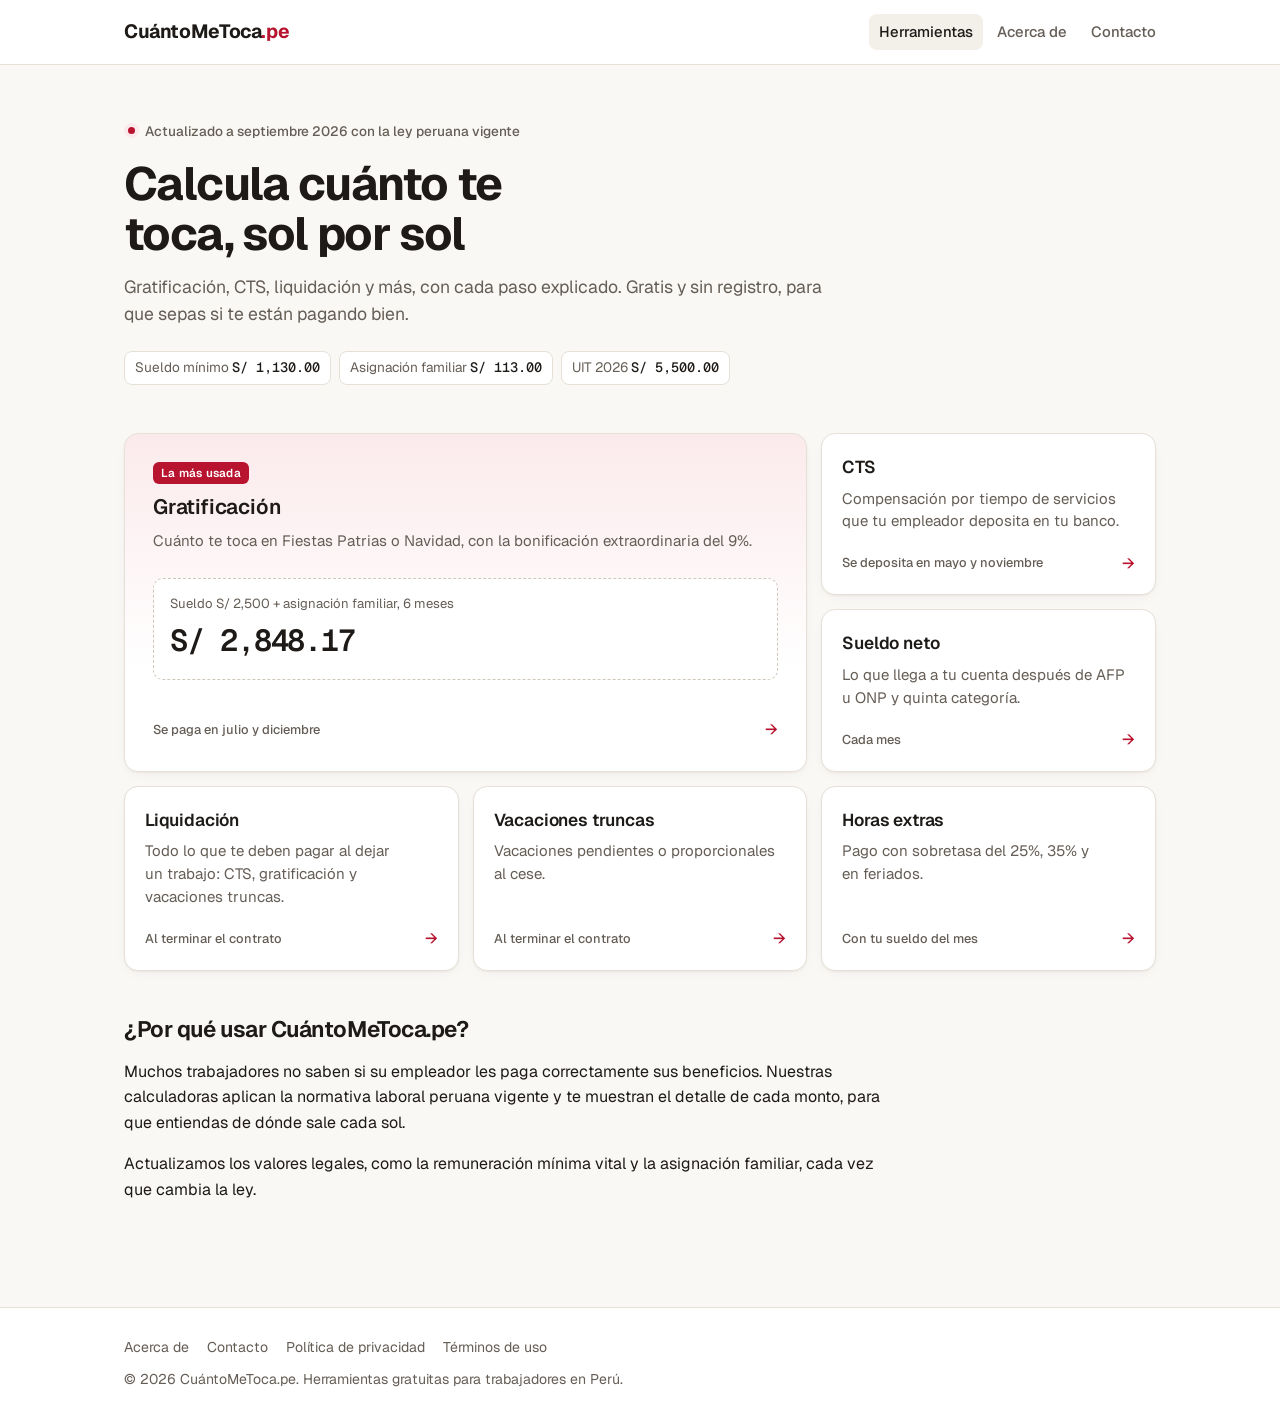
<file: index.html>
<!doctype html>
<html lang="es-PE">
<head>
  <meta charset="utf-8">
  <meta name="viewport" content="width=device-width, initial-scale=1">
  <title>CuántoMeToca.pe | Calculadoras laborales gratis para Perú</title>
  <meta name="description" content="Calculadoras gratuitas para trabajadores en Perú: gratificación, CTS, liquidación, sueldo neto y más. Resultados al instante y explicados paso a paso.">
  <link rel="canonical" href="https://festrebillo.github.io/cuantometoca/">
  <meta name="theme-color" content="#faf8f5" media="(prefers-color-scheme: light)">
  <meta name="theme-color" content="#161412" media="(prefers-color-scheme: dark)">
  <link rel="icon" href="favicon.svg" type="image/svg+xml">
  <meta property="og:type" content="website">
  <meta property="og:site_name" content="CuántoMeToca.pe">
  <meta property="og:locale" content="es_PE">
  <meta property="og:title" content="CuántoMeToca.pe | Calculadoras laborales gratis para Perú">
  <meta property="og:description" content="Calculadoras gratuitas para trabajadores en Perú: gratificación, CTS, liquidación, sueldo neto y más. Resultados al instante y explicados paso a paso.">
  <meta property="og:url" content="https://festrebillo.github.io/cuantometoca/">
  <meta property="og:image" content="https://festrebillo.github.io/cuantometoca/og-image.png">
  <meta name="twitter:card" content="summary_large_image">
  <link rel="preconnect" href="https://fonts.googleapis.com">
  <link rel="preconnect" href="https://fonts.gstatic.com" crossorigin>
  <link rel="stylesheet" href="https://fonts.googleapis.com/css2?family=Geist:wght@400..700&family=Geist+Mono:wght@500;600&display=swap">
  <link rel="stylesheet" href="css/styles.css">
  <!-- AdSense: pegar aquí el script cuando Google apruebe la cuenta (ver DOCUMENTACION.md) -->
</head>
<body>
  <a class="skip-link" href="#contenido">Saltar al contenido</a>
  <header class="site-header">
    <div class="wrap">
      <a class="logo" href="index.html">CuántoMeToca<span>.pe</span></a>
      <nav class="site-nav">
        <a href="index.html">Herramientas</a>
        <a href="acerca.html">Acerca de</a>
        <a href="contacto.html">Contacto</a>
      </nav>
    </div>
  </header>

  <main class="wrap" id="contenido">
    <section class="hero">
      <p class="eyebrow">Actualizado a <span data-config="ULTIMA_REVISION">septiembre 2026</span> con la ley peruana vigente</p>
      <h1>Calcula cuánto te toca, sol por sol</h1>
      <p class="lead">Gratificación, CTS, liquidación y más, con cada paso explicado. Gratis y sin registro, para que sepas si te están pagando bien.</p>
      <ul class="facts" aria-label="Valores legales usados en los cálculos">
        <li>Sueldo mínimo <b data-config="RMV">S/ 1,130.00</b></li>
        <li>Asignación familiar <b data-config="ASIGNACION">S/ 113.00</b></li>
        <li>UIT 2026 <b data-config="UIT">S/ 5,500.00</b></li>
      </ul>
    </section>

    <div class="tools tools--home">
      <a class="tool tool--featured" href="gratificacion.html">
        <span class="tag">La más usada</span>
        <h3>Gratificación</h3>
        <p>Cuánto te toca en Fiestas Patrias o Navidad, con la bonificación extraordinaria del 9%.</p>
        <span class="tool-sample" aria-hidden="true">
          <span>Sueldo S/ 2,500 + asignación familiar, 6 meses</span>
          <b>S/ 2,848.17</b>
        </span>
        <span class="tool-meta">Se paga en julio y diciembre</span>
      </a>
      <a class="tool" href="cts.html">
        <h3>CTS</h3>
        <p>Compensación por tiempo de servicios que tu empleador deposita en tu banco.</p>
        <span class="tool-meta">Se deposita en mayo y noviembre</span>
      </a>
      <a class="tool" href="sueldo-neto.html">
        <h3>Sueldo neto</h3>
        <p>Lo que llega a tu cuenta después de AFP u ONP y quinta categoría.</p>
        <span class="tool-meta">Cada mes</span>
      </a>
      <a class="tool" href="liquidacion.html">
        <h3>Liquidación</h3>
        <p>Todo lo que te deben pagar al dejar un trabajo: CTS, gratificación y vacaciones truncas.</p>
        <span class="tool-meta">Al terminar el contrato</span>
      </a>
      <a class="tool" href="vacaciones-truncas.html">
        <h3>Vacaciones truncas</h3>
        <p>Vacaciones pendientes o proporcionales al cese.</p>
        <span class="tool-meta">Al terminar el contrato</span>
      </a>
      <a class="tool" href="horas-extras.html">
        <h3>Horas extras</h3>
        <p>Pago con sobretasa del 25%, 35% y en feriados.</p>
        <span class="tool-meta">Con tu sueldo del mes</span>
      </a>
    </div>

    <div class="ad-slot"><!-- Bloque de anuncio AdSense --></div>

    <section class="content">
      <h2>¿Por qué usar CuántoMeToca.pe?</h2>
      <p>Muchos trabajadores no saben si su empleador les paga correctamente sus beneficios. Nuestras calculadoras aplican la normativa laboral peruana vigente y te muestran el detalle de cada monto, para que entiendas de dónde sale cada sol.</p>
      <p>Actualizamos los valores legales, como la remuneración mínima vital y la asignación familiar, cada vez que cambia la ley.</p>
    </section>
  </main>

  <footer class="site-footer">
    <div class="wrap">
      <nav>
        <a href="acerca.html">Acerca de</a>
        <a href="contacto.html">Contacto</a>
        <a href="politica-privacidad.html">Política de privacidad</a>
        <a href="terminos.html">Términos de uso</a>
      </nav>
      <p>© <span data-year></span> CuántoMeToca.pe. Herramientas gratuitas para trabajadores en Perú.</p>
    </div>
  </footer>
  <script src="js/config.js"></script>
</body>
</html>
</file>
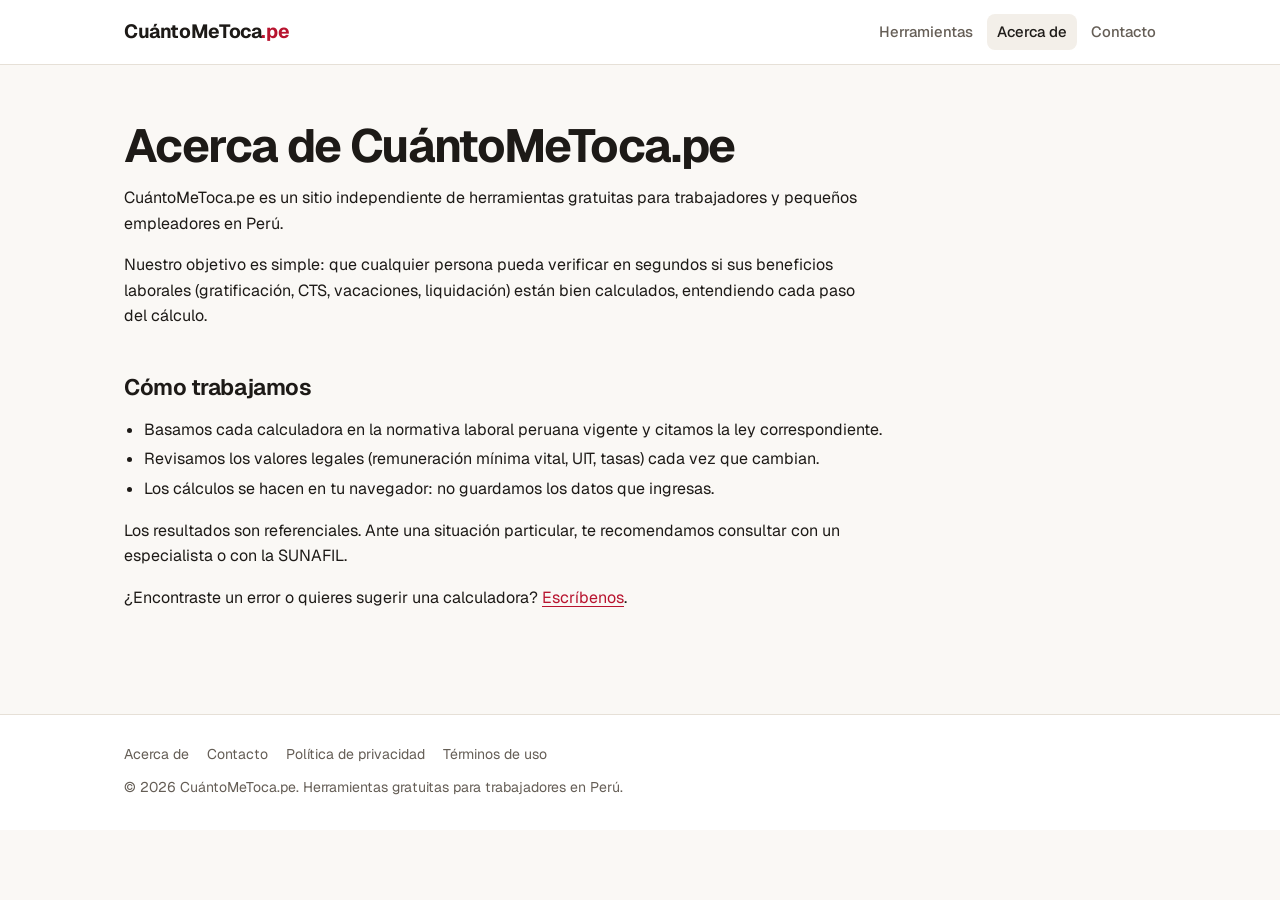
<file: acerca.html>
<!doctype html>
<html lang="es-PE">
<head>
  <meta charset="utf-8">
  <meta name="viewport" content="width=device-width, initial-scale=1">
  <title>Acerca de CuántoMeToca.pe | CuántoMeToca.pe</title>
  <meta name="description" content="Qué es CuántoMeToca.pe y por qué creamos calculadoras laborales gratuitas para Perú.">
  <link rel="canonical" href="https://festrebillo.github.io/cuantometoca/acerca.html">
  <meta name="theme-color" content="#faf8f5" media="(prefers-color-scheme: light)">
  <meta name="theme-color" content="#161412" media="(prefers-color-scheme: dark)">
  <link rel="icon" href="favicon.svg" type="image/svg+xml">
  <meta property="og:type" content="website">
  <meta property="og:site_name" content="CuántoMeToca.pe">
  <meta property="og:locale" content="es_PE">
  <meta property="og:title" content="Acerca de CuántoMeToca.pe | CuántoMeToca.pe">
  <meta property="og:description" content="Qué es CuántoMeToca.pe y por qué creamos calculadoras laborales gratuitas para Perú.">
  <meta property="og:url" content="https://festrebillo.github.io/cuantometoca/acerca.html">
  <meta property="og:image" content="https://festrebillo.github.io/cuantometoca/og-image.png">
  <meta name="twitter:card" content="summary_large_image">
  <link rel="preconnect" href="https://fonts.googleapis.com">
  <link rel="preconnect" href="https://fonts.gstatic.com" crossorigin>
  <link rel="stylesheet" href="https://fonts.googleapis.com/css2?family=Geist:wght@400..700&family=Geist+Mono:wght@500;600&display=swap">
  <link rel="stylesheet" href="css/styles.css">
</head>
<body>
  <a class="skip-link" href="#contenido">Saltar al contenido</a>
  <header class="site-header">
    <div class="wrap">
      <a class="logo" href="index.html">CuántoMeToca<span>.pe</span></a>
      <nav class="site-nav">
        <a href="index.html">Herramientas</a>
        <a href="acerca.html">Acerca de</a>
        <a href="contacto.html">Contacto</a>
      </nav>
    </div>
  </header>

  <main class="wrap" id="contenido">
    <article class="content">
      <h1>Acerca de CuántoMeToca.pe</h1>
      <p>CuántoMeToca.pe es un sitio independiente de herramientas gratuitas para trabajadores y pequeños empleadores en Perú.</p>
      <p>Nuestro objetivo es simple: que cualquier persona pueda verificar en segundos si sus beneficios laborales (gratificación, CTS, vacaciones, liquidación) están bien calculados, entendiendo cada paso del cálculo.</p>
      <h2>Cómo trabajamos</h2>
      <ul>
        <li>Basamos cada calculadora en la normativa laboral peruana vigente y citamos la ley correspondiente.</li>
        <li>Revisamos los valores legales (remuneración mínima vital, UIT, tasas) cada vez que cambian.</li>
        <li>Los cálculos se hacen en tu navegador: no guardamos los datos que ingresas.</li>
      </ul>
      <p>Los resultados son referenciales. Ante una situación particular, te recomendamos consultar con un especialista o con la SUNAFIL.</p>
      <p>¿Encontraste un error o quieres sugerir una calculadora? <a href="contacto.html">Escríbenos</a>.</p>
    </article>
  </main>

  <footer class="site-footer">
    <div class="wrap">
      <nav>
        <a href="acerca.html">Acerca de</a>
        <a href="contacto.html">Contacto</a>
        <a href="politica-privacidad.html">Política de privacidad</a>
        <a href="terminos.html">Términos de uso</a>
      </nav>
      <p>© <span data-year></span> CuántoMeToca.pe. Herramientas gratuitas para trabajadores en Perú.</p>
    </div>
  </footer>
  <script src="js/config.js"></script>
</body>
</html>
</file>
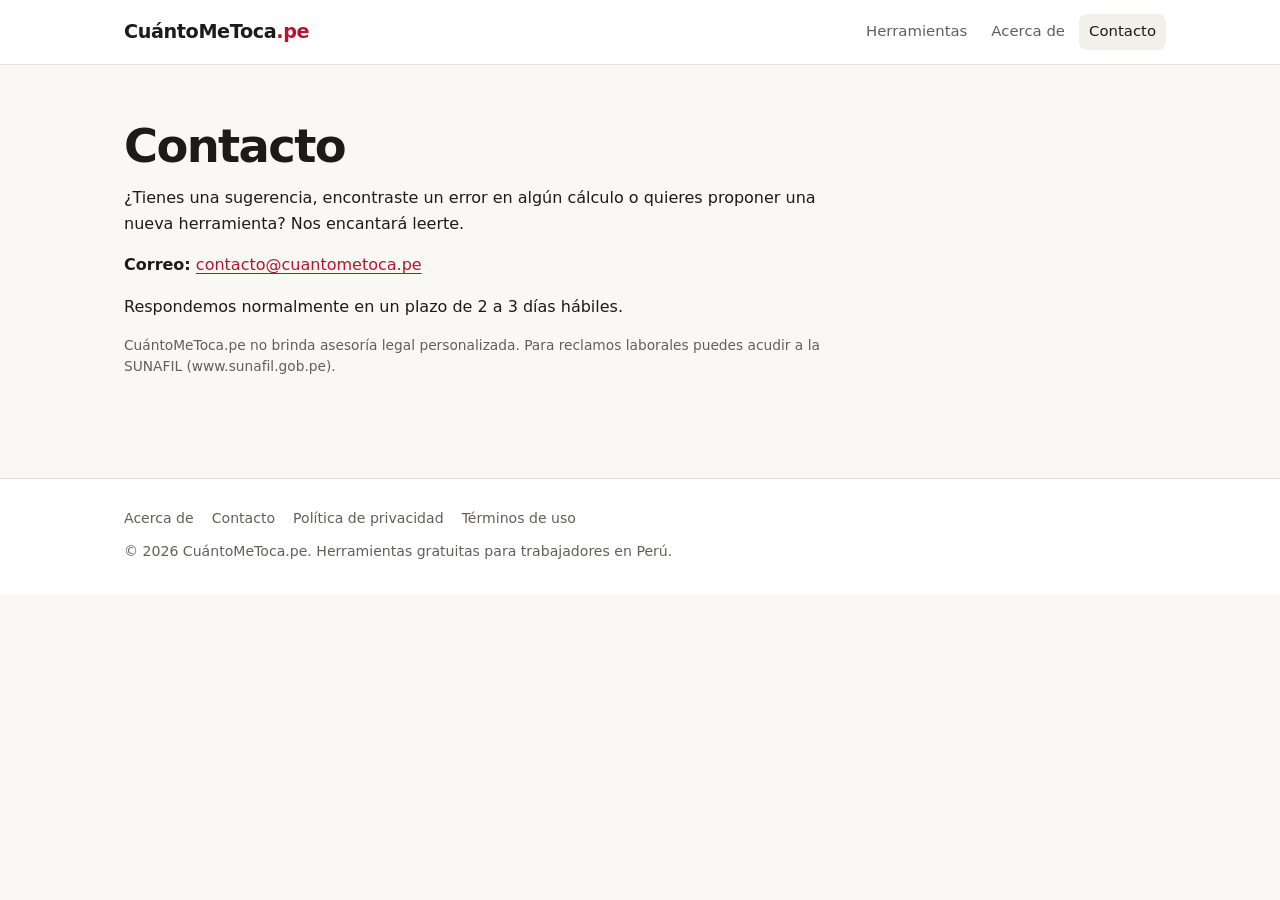
<file: contacto.html>
<!doctype html>
<html lang="es-PE">
<head>
  <meta charset="utf-8">
  <meta name="viewport" content="width=device-width, initial-scale=1">
  <title>Contacto | CuántoMeToca.pe</title>
  <meta name="description" content="Contáctanos para sugerencias, reportar errores o consultas sobre CuántoMeToca.pe.">
  <link rel="canonical" href="https://festrebillo.github.io/cuantometoca/contacto.html">
  <link rel="stylesheet" href="css/styles.css">
</head>
<body>
  <header class="site-header">
    <div class="wrap">
      <a class="logo" href="index.html">CuántoMeToca<span>.pe</span></a>
      <nav class="site-nav">
        <a href="index.html">Herramientas</a>
        <a href="acerca.html">Acerca de</a>
        <a href="contacto.html">Contacto</a>
      </nav>
    </div>
  </header>

  <main class="wrap">
    <article class="content">
      <h1>Contacto</h1>
      <p>¿Tienes una sugerencia, encontraste un error en algún cálculo o quieres proponer una nueva herramienta? Nos encantará leerte.</p>
      <p><strong>Correo:</strong> <a href="mailto:contacto@cuantometoca.pe">contacto@cuantometoca.pe</a></p>
      <p>Respondemos normalmente en un plazo de 2 a 3 días hábiles.</p>
      <p class="note">CuántoMeToca.pe no brinda asesoría legal personalizada. Para reclamos laborales puedes acudir a la SUNAFIL (www.sunafil.gob.pe).</p>
    </article>
  </main>

  <footer class="site-footer">
    <div class="wrap">
      <nav>
        <a href="acerca.html">Acerca de</a>
        <a href="contacto.html">Contacto</a>
        <a href="politica-privacidad.html">Política de privacidad</a>
        <a href="terminos.html">Términos de uso</a>
      </nav>
      <p>© <span data-year></span> CuántoMeToca.pe. Herramientas gratuitas para trabajadores en Perú.</p>
    </div>
  </footer>
  <script src="js/config.js"></script>
</body>
</html>
</file>
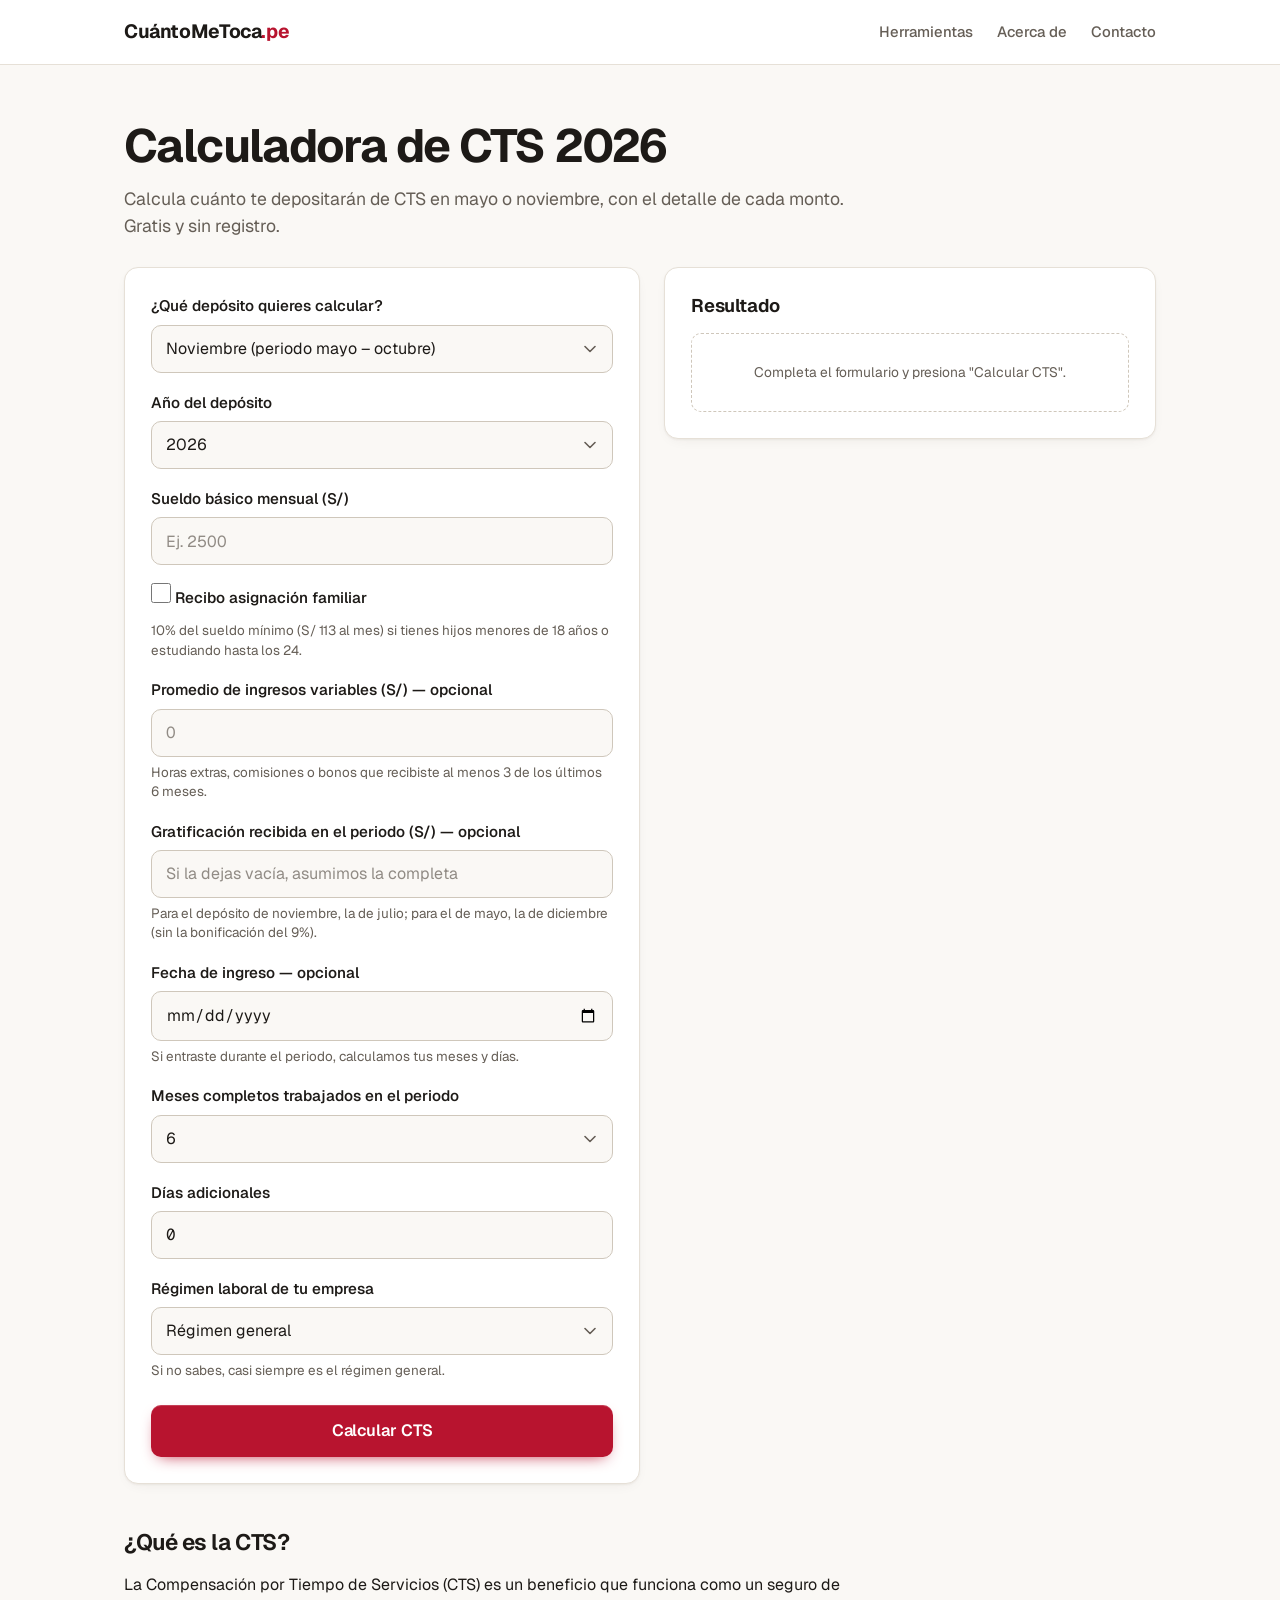
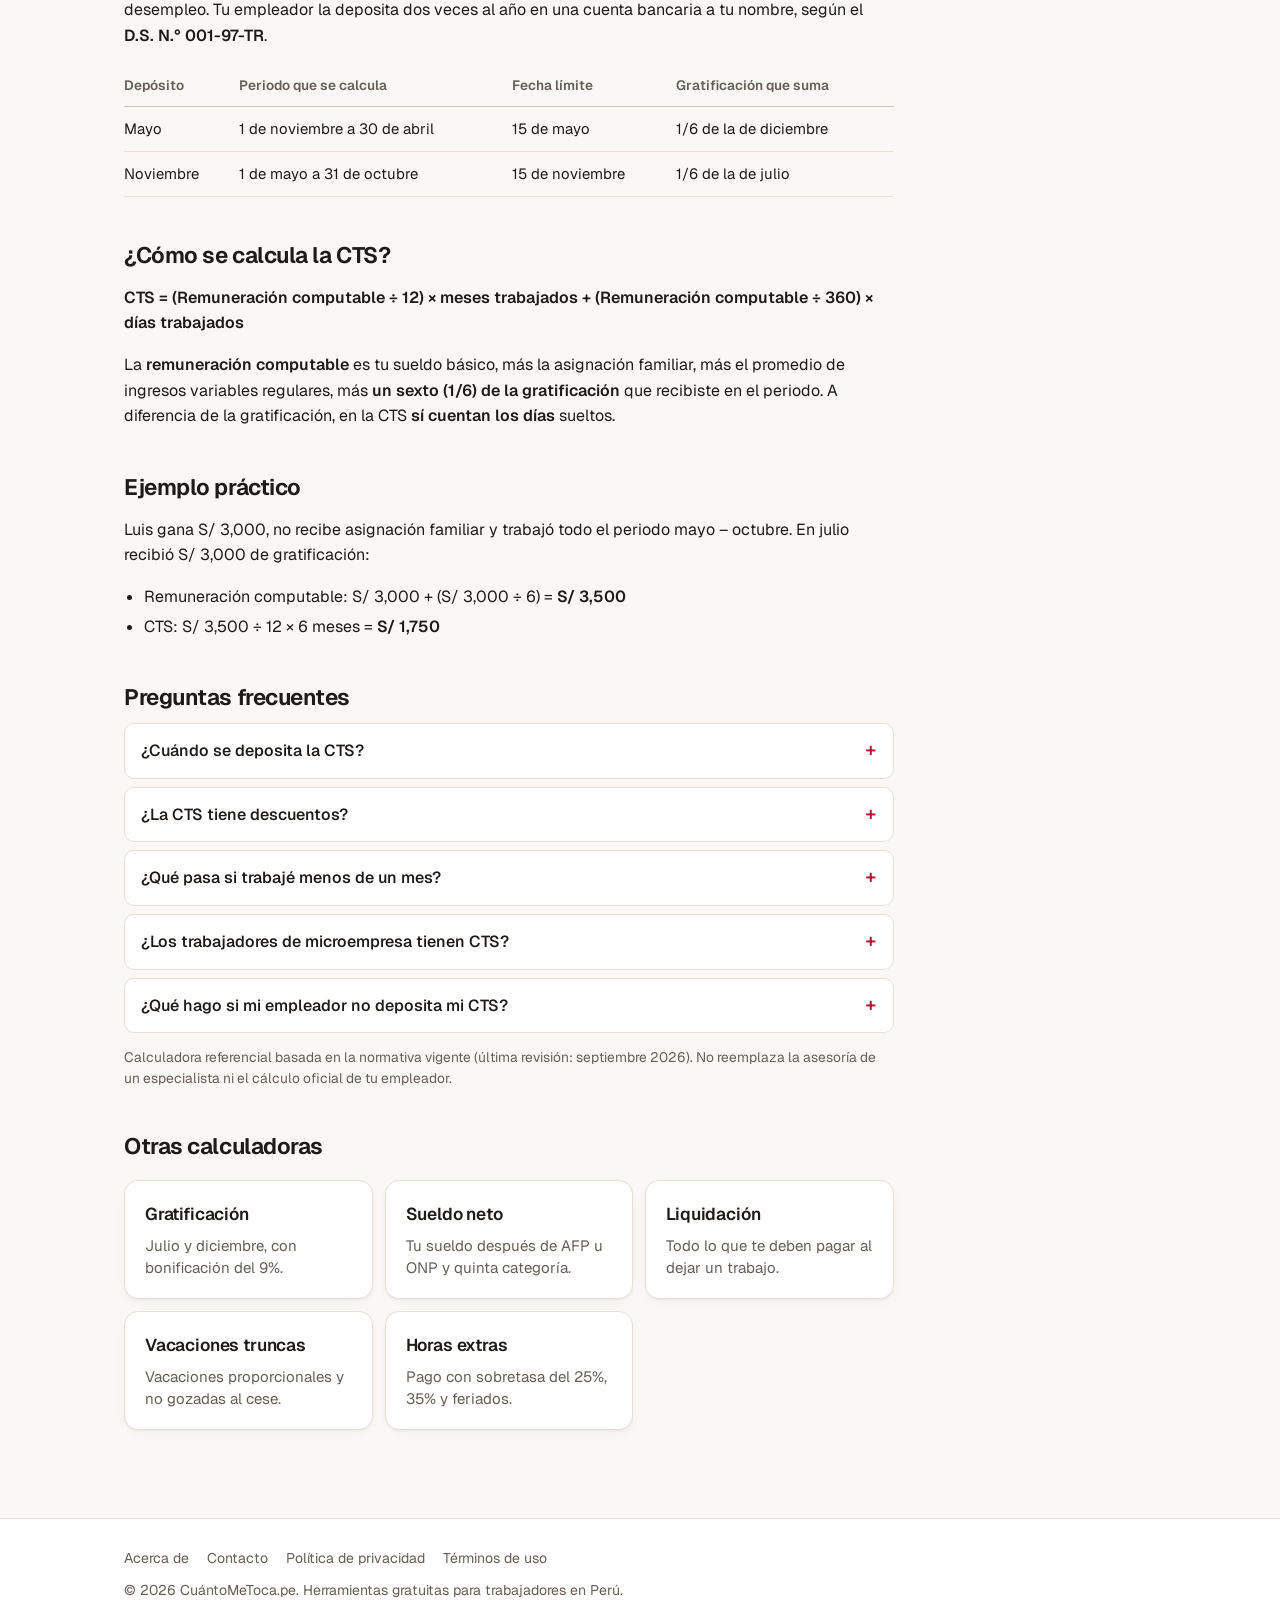
<file: cts.html>
<!doctype html>
<html lang="es-PE">
<head>
  <meta charset="utf-8">
  <meta name="viewport" content="width=device-width, initial-scale=1">
  <title>Calculadora de CTS 2026 Perú (mayo y noviembre) | CuántoMeToca.pe</title>
  <meta name="description" content="Calcula gratis tu CTS de noviembre 2026 o mayo 2027 en Perú. Incluye asignación familiar, 1/6 de la gratificación y días trabajados. Resultado al instante.">
  <link rel="canonical" href="https://festrebillo.github.io/cuantometoca/cts.html">
  <meta name="theme-color" content="#faf8f5" media="(prefers-color-scheme: light)">
  <meta name="theme-color" content="#161412" media="(prefers-color-scheme: dark)">
  <link rel="icon" href="favicon.svg" type="image/svg+xml">
  <meta property="og:type" content="website">
  <meta property="og:site_name" content="CuántoMeToca.pe">
  <meta property="og:locale" content="es_PE">
  <meta property="og:title" content="Calculadora de CTS 2026 Perú (mayo y noviembre) | CuántoMeToca.pe">
  <meta property="og:description" content="Calcula gratis tu CTS de noviembre 2026 o mayo 2027 en Perú. Incluye asignación familiar, 1/6 de la gratificación y días trabajados. Resultado al instante.">
  <meta property="og:url" content="https://festrebillo.github.io/cuantometoca/cts.html">
  <meta property="og:image" content="https://festrebillo.github.io/cuantometoca/og-image.png">
  <meta name="twitter:card" content="summary_large_image">
  <link rel="preconnect" href="https://fonts.googleapis.com">
  <link rel="preconnect" href="https://fonts.gstatic.com" crossorigin>
  <link rel="stylesheet" href="https://fonts.googleapis.com/css2?family=Geist:wght@400..700&family=Geist+Mono:wght@500;600&display=swap">
  <link rel="stylesheet" href="css/styles.css">
  <!-- AdSense: pegar aquí el script cuando Google apruebe la cuenta (ver DOCUMENTACION.md) -->
  <script type="application/ld+json">
  {"@context": "https://schema.org", "@type": "FAQPage", "mainEntity": [{"@type": "Question", "name": "¿Cuándo se deposita la CTS?", "acceptedAnswer": {"@type": "Answer", "text": "Dos veces al año: hasta el 15 de mayo (por el periodo noviembre – abril) y hasta el 15 de noviembre (por el periodo mayo – octubre)."}}, {"@type": "Question", "name": "¿La CTS tiene descuentos?", "acceptedAnswer": {"@type": "Answer", "text": "No. La CTS no está afecta a AFP, ONP, EsSalud ni impuesto a la renta; se deposita completa."}}, {"@type": "Question", "name": "¿Qué pasa si trabajé menos de un mes?", "acceptedAnswer": {"@type": "Answer", "text": "Solo corresponde CTS si trabajaste al menos un mes en el periodo. Luego se calcula por meses y días."}}, {"@type": "Question", "name": "¿Los trabajadores de microempresa tienen CTS?", "acceptedAnswer": {"@type": "Answer", "text": "No. En la microempresa inscrita en el REMYPE no corresponde CTS. En la pequeña empresa se recibe la mitad (15 remuneraciones diarias por año)."}}, {"@type": "Question", "name": "¿Qué hago si mi empleador no deposita mi CTS?", "acceptedAnswer": {"@type": "Answer", "text": "Puedes denunciarlo ante la SUNAFIL. El empleador queda obligado a pagar la CTS más los intereses que habría generado."}}]}
  </script>
</head>
<body>
  <a class="skip-link" href="#contenido">Saltar al contenido</a>
  <header class="site-header">
    <div class="wrap">
      <a class="logo" href="index.html">CuántoMeToca<span>.pe</span></a>
      <nav class="site-nav">
        <a href="index.html">Herramientas</a>
        <a href="acerca.html">Acerca de</a>
        <a href="contacto.html">Contacto</a>
      </nav>
    </div>
  </header>

  <main class="wrap" id="contenido">
    <h1>Calculadora de CTS 2026</h1>
    <p class="lead">Calcula cuánto te depositarán de CTS en mayo o noviembre, con el detalle de cada monto. Gratis y sin registro.</p>

    <div class="calc-layout">
      <form id="form-cts" class="card" novalidate>
        <div class="field">
          <label for="deposito">¿Qué depósito quieres calcular?</label>
          <select id="deposito"><option value="noviembre">Noviembre (periodo mayo – octubre)</option><option value="mayo">Mayo (periodo noviembre – abril)</option></select>
        </div>
        <div class="field">
          <label for="anio">Año del depósito</label>
          <select id="anio"><option value="2026">2026</option><option value="2027">2027</option></select>
        </div>
        <div class="field">
          <label for="sueldo">Sueldo básico mensual (S/)</label>
          <input id="sueldo" type="number" min="0" step="0.01" inputmode="decimal" placeholder="Ej. 2500">
        </div>
        <div class="field">
          <label class="check"><input id="asignacion" type="checkbox"> Recibo asignación familiar</label>
          <small>10% del sueldo mínimo (S/ 113 al mes) si tienes hijos menores de 18 años o estudiando hasta los 24.</small>
        </div>
        <div class="field">
          <label for="variables">Promedio de ingresos variables (S/) — opcional</label>
          <input id="variables" type="number" min="0" step="0.01" inputmode="decimal" placeholder="0">
          <small>Horas extras, comisiones o bonos que recibiste al menos 3 de los últimos 6 meses.</small>
        </div>
        <div class="field">
          <label for="grati">Gratificación recibida en el periodo (S/) — opcional</label>
          <input id="grati" type="number" min="0" step="0.01" inputmode="decimal" placeholder="Si la dejas vacía, asumimos la completa">
          <small>Para el depósito de noviembre, la de julio; para el de mayo, la de diciembre (sin la bonificación del 9%).</small>
        </div>
        <div class="field">
          <label for="ingreso">Fecha de ingreso — opcional</label>
          <input id="ingreso" type="date">
          <small>Si entraste durante el periodo, calculamos tus meses y días.</small>
        </div>
        <div class="field">
          <label for="meses">Meses completos trabajados en el periodo</label>
          <select id="meses"><option>6</option><option>5</option><option>4</option><option>3</option><option>2</option><option>1</option><option>0</option></select>
        </div>
        <div class="field">
          <label for="dias">Días adicionales</label>
          <input id="dias" type="number" min="0" max="29" value="0">
        </div>
        <div class="field">
          <label for="regimen">Régimen laboral de tu empresa</label>
          <select id="regimen">
            <option value="general">Régimen general</option>
            <option value="pequena">Pequeña empresa (REMYPE)</option>
            <option value="micro">Microempresa (REMYPE)</option>
          </select>
          <small>Si no sabes, casi siempre es el régimen general.</small>
        </div>
        <button class="btn" type="submit">Calcular CTS</button>
      </form>

      <section class="card" aria-live="polite">
        <h2 class="card-title">Resultado</h2>
        <div id="resultado"><p class="note">Completa el formulario y presiona "Calcular CTS".</p></div>
      </section>
    </div>

    <div class="ad-slot"><!-- Bloque de anuncio AdSense --></div>

    <article class="content">
      <h2>¿Qué es la CTS?</h2>
      <p>La Compensación por Tiempo de Servicios (CTS) es un beneficio que funciona como un seguro de desempleo. Tu empleador la deposita dos veces al año en una cuenta bancaria a tu nombre, según el <strong>D.S. N.° 001-97-TR</strong>.</p>
      <table>
        <tr><th>Depósito</th><th>Periodo que se calcula</th><th>Fecha límite</th><th>Gratificación que suma</th></tr>
        <tr><td>Mayo</td><td>1 de noviembre a 30 de abril</td><td>15 de mayo</td><td>1/6 de la de diciembre</td></tr>
        <tr><td>Noviembre</td><td>1 de mayo a 31 de octubre</td><td>15 de noviembre</td><td>1/6 de la de julio</td></tr>
      </table>

      <h2>¿Cómo se calcula la CTS?</h2>
      <p><strong>CTS = (Remuneración computable ÷ 12) × meses trabajados + (Remuneración computable ÷ 360) × días trabajados</strong></p>
      <p>La <strong>remuneración computable</strong> es tu sueldo básico, más la asignación familiar, más el promedio de ingresos variables regulares, más <strong>un sexto (1/6) de la gratificación</strong> que recibiste en el periodo. A diferencia de la gratificación, en la CTS <strong>sí cuentan los días</strong> sueltos.</p>

      <h2>Ejemplo práctico</h2>
      <p>Luis gana S/ 3,000, no recibe asignación familiar y trabajó todo el periodo mayo – octubre. En julio recibió S/ 3,000 de gratificación:</p>
      <ul>
        <li>Remuneración computable: S/ 3,000 + (S/ 3,000 ÷ 6) = <strong>S/ 3,500</strong></li>
        <li>CTS: S/ 3,500 ÷ 12 × 6 meses = <strong>S/ 1,750</strong></li>
      </ul>

      <h2>Preguntas frecuentes</h2>
      <details>
        <summary>¿Cuándo se deposita la CTS?</summary>
        <p>Dos veces al año: hasta el 15 de mayo (por el periodo noviembre – abril) y hasta el 15 de noviembre (por el periodo mayo – octubre).</p>
      </details>
      <details>
        <summary>¿La CTS tiene descuentos?</summary>
        <p>No. La CTS no está afecta a AFP, ONP, EsSalud ni impuesto a la renta; se deposita completa.</p>
      </details>
      <details>
        <summary>¿Qué pasa si trabajé menos de un mes?</summary>
        <p>Solo corresponde CTS si trabajaste al menos un mes en el periodo. Luego se calcula por meses y días.</p>
      </details>
      <details>
        <summary>¿Los trabajadores de microempresa tienen CTS?</summary>
        <p>No. En la microempresa inscrita en el REMYPE no corresponde CTS. En la pequeña empresa se recibe la mitad (15 remuneraciones diarias por año).</p>
      </details>
      <details>
        <summary>¿Qué hago si mi empleador no deposita mi CTS?</summary>
        <p>Puedes denunciarlo ante la SUNAFIL. El empleador queda obligado a pagar la CTS más los intereses que habría generado.</p>
      </details>

      <p class="note">Calculadora referencial basada en la normativa vigente (última revisión: <span id="ultima-revision"></span>). No reemplaza la asesoría de un especialista ni el cálculo oficial de tu empleador.</p>

      <h2>Otras calculadoras</h2>
      <div class="tools"><a class="tool" href="gratificacion.html"><h3>Gratificación</h3><p>Julio y diciembre, con bonificación del 9%.</p></a><a class="tool" href="sueldo-neto.html"><h3>Sueldo neto</h3><p>Tu sueldo después de AFP u ONP y quinta categoría.</p></a><a class="tool" href="liquidacion.html"><h3>Liquidación</h3><p>Todo lo que te deben pagar al dejar un trabajo.</p></a><a class="tool" href="vacaciones-truncas.html"><h3>Vacaciones truncas</h3><p>Vacaciones proporcionales y no gozadas al cese.</p></a><a class="tool" href="horas-extras.html"><h3>Horas extras</h3><p>Pago con sobretasa del 25%, 35% y feriados.</p></a></div>
    </article>
  </main>

  <footer class="site-footer">
    <div class="wrap">
      <nav>
        <a href="acerca.html">Acerca de</a>
        <a href="contacto.html">Contacto</a>
        <a href="politica-privacidad.html">Política de privacidad</a>
        <a href="terminos.html">Términos de uso</a>
      </nav>
      <p>© <span data-year></span> CuántoMeToca.pe. Herramientas gratuitas para trabajadores en Perú.</p>
    </div>
  </footer>

  <script src="js/config.js"></script>
  <script src="js/laboral.js"></script>
  <script src="js/cts.js"></script>
</body>
</html>
</file>
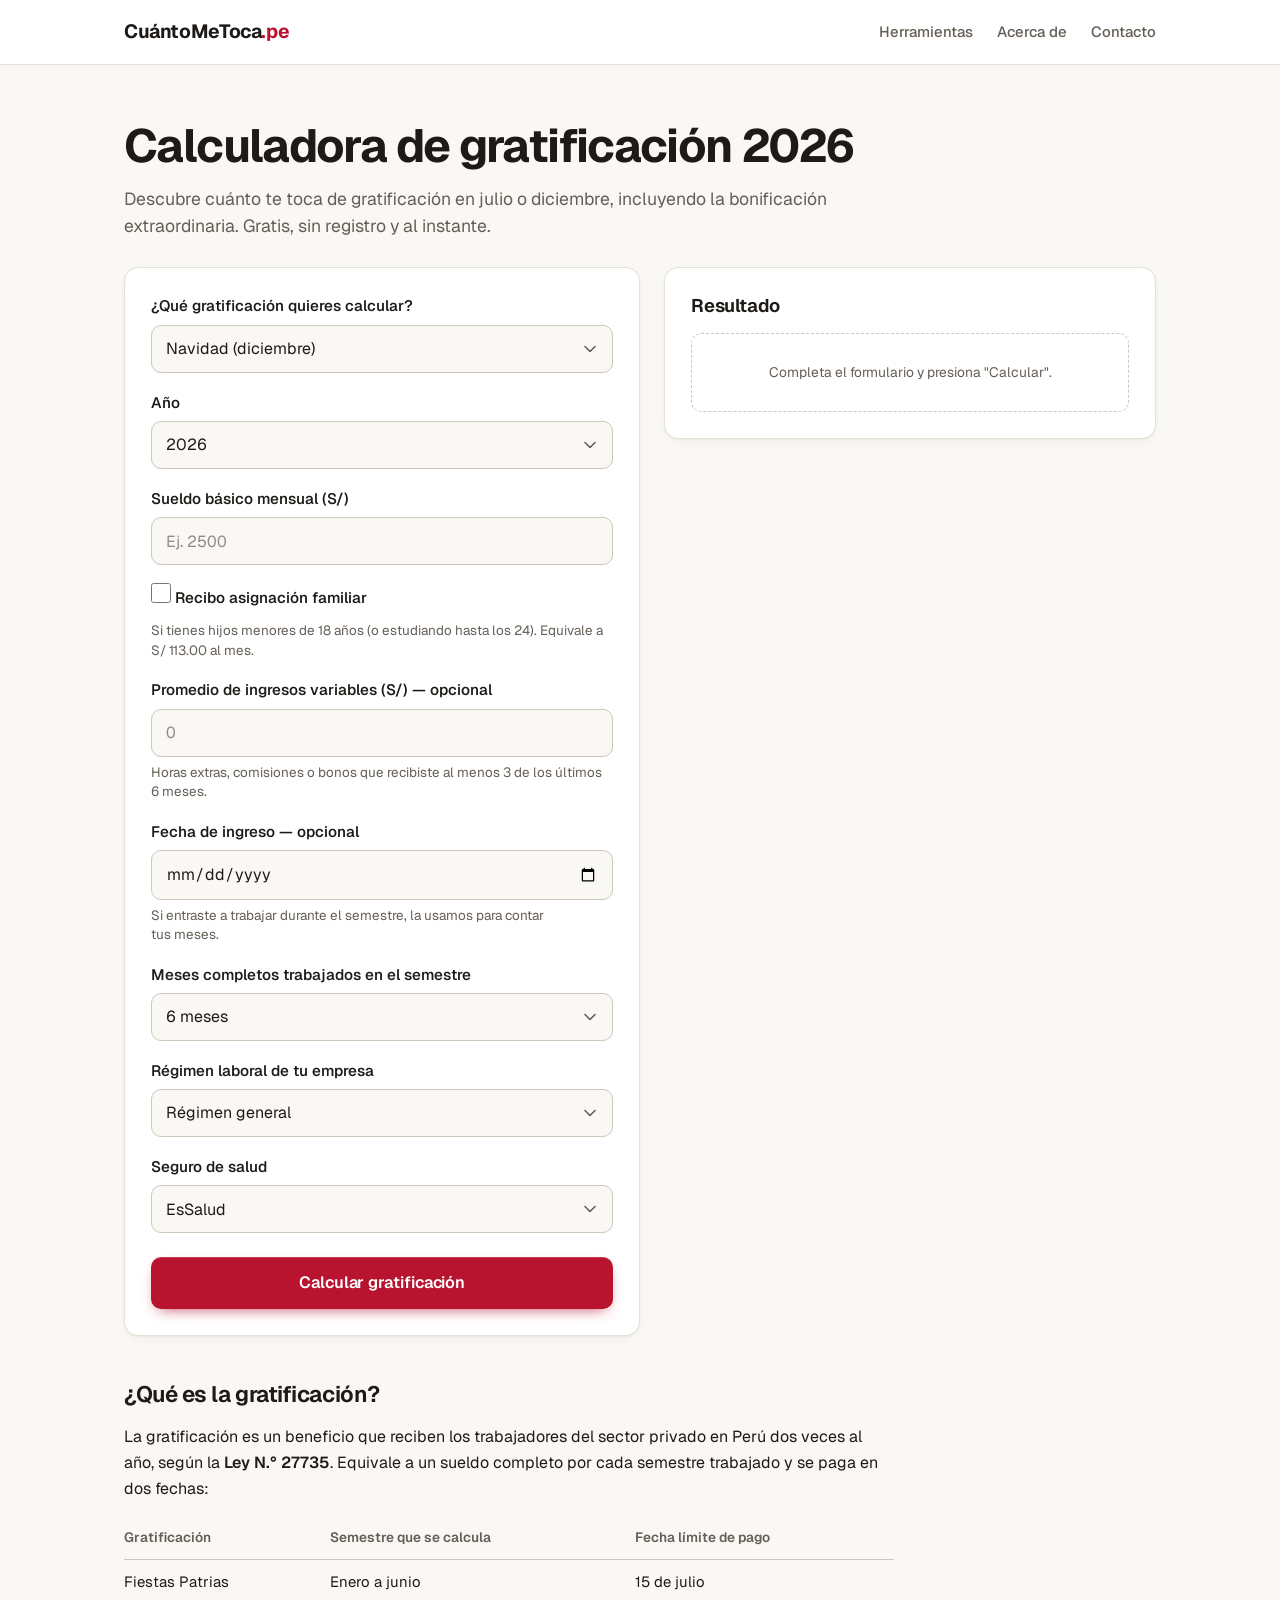
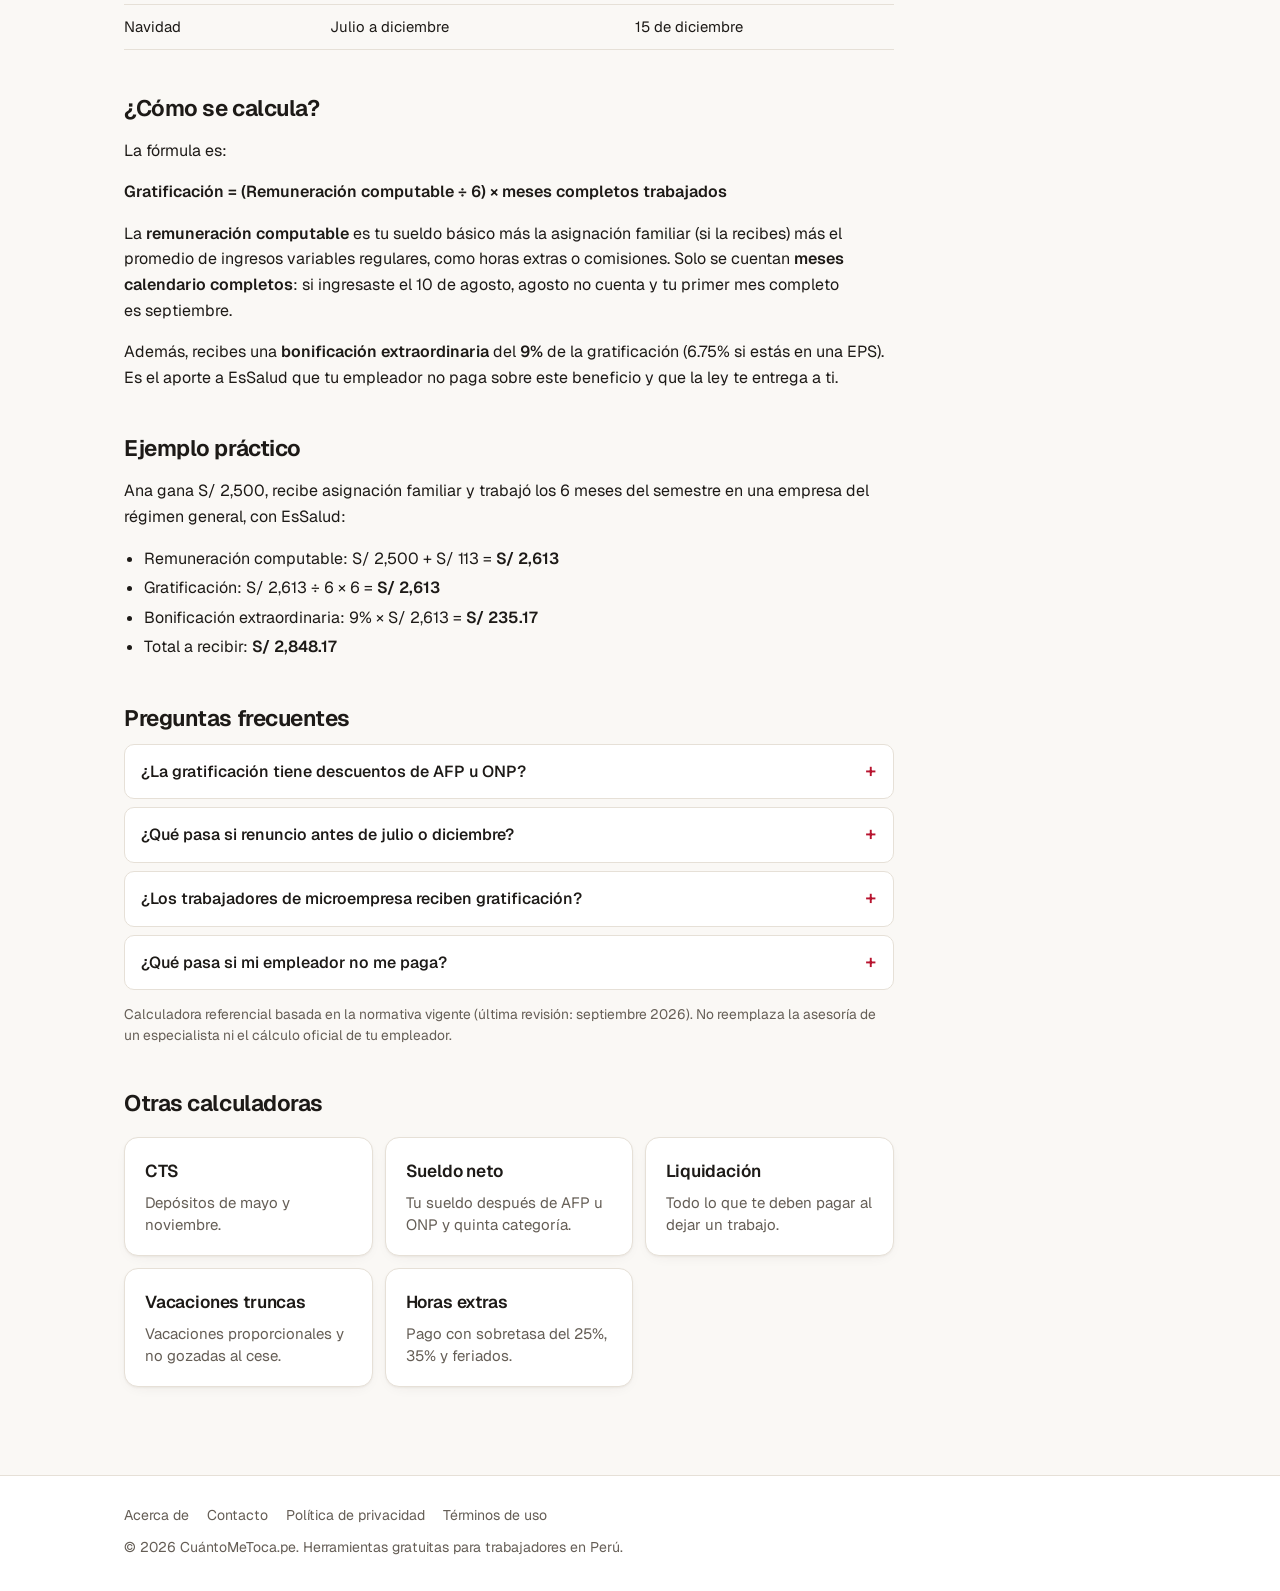
<file: gratificacion.html>
<!doctype html>
<html lang="es-PE">
<head>
  <meta charset="utf-8">
  <meta name="viewport" content="width=device-width, initial-scale=1">
  <title>Calculadora de Gratificación 2026 Perú | CuántoMeToca.pe</title>
  <meta name="description" content="Calcula gratis tu gratificación de julio o diciembre 2026 en Perú, con asignación familiar y bonificación extraordinaria del 9%. Resultado al instante y explicado paso a paso.">
  <link rel="canonical" href="https://festrebillo.github.io/cuantometoca/gratificacion.html">
  <meta name="theme-color" content="#faf8f5" media="(prefers-color-scheme: light)">
  <meta name="theme-color" content="#161412" media="(prefers-color-scheme: dark)">
  <link rel="icon" href="favicon.svg" type="image/svg+xml">
  <meta property="og:type" content="website">
  <meta property="og:site_name" content="CuántoMeToca.pe">
  <meta property="og:locale" content="es_PE">
  <meta property="og:title" content="Calculadora de Gratificación 2026 Perú | CuántoMeToca.pe">
  <meta property="og:description" content="Calcula gratis tu gratificación de julio o diciembre 2026 en Perú, con asignación familiar y bonificación extraordinaria del 9%. Resultado al instante y explicado paso a paso.">
  <meta property="og:url" content="https://festrebillo.github.io/cuantometoca/gratificacion.html">
  <meta property="og:image" content="https://festrebillo.github.io/cuantometoca/og-image.png">
  <meta name="twitter:card" content="summary_large_image">
  <link rel="preconnect" href="https://fonts.googleapis.com">
  <link rel="preconnect" href="https://fonts.gstatic.com" crossorigin>
  <link rel="stylesheet" href="https://fonts.googleapis.com/css2?family=Geist:wght@400..700&family=Geist+Mono:wght@500;600&display=swap">
  <link rel="stylesheet" href="css/styles.css">
  <!-- AdSense: pegar aquí el script cuando Google apruebe la cuenta (ver DOCUMENTACION.md) -->
  <script type="application/ld+json">
  {
    "@context": "https://schema.org",
    "@type": "FAQPage",
    "mainEntity": [
      {"@type": "Question", "name": "¿Cuándo se paga la gratificación en Perú?",
       "acceptedAnswer": {"@type": "Answer", "text": "Se paga dos veces al año: la de Fiestas Patrias hasta el 15 de julio y la de Navidad hasta el 15 de diciembre."}},
      {"@type": "Question", "name": "¿La gratificación tiene descuentos de AFP u ONP?",
       "acceptedAnswer": {"@type": "Answer", "text": "No. La gratificación no está afecta a aportes de AFP, ONP ni EsSalud, aunque sí puede estar afecta al impuesto a la renta de quinta categoría."}},
      {"@type": "Question", "name": "¿Qué es la bonificación extraordinaria?",
       "acceptedAnswer": {"@type": "Answer", "text": "Es un monto adicional igual al 9% de la gratificación (6.75% si estás afiliado a una EPS), que corresponde al aporte a EsSalud que el empleador no paga sobre la gratificación."}}
    ]
  }
  </script>
</head>
<body>
  <a class="skip-link" href="#contenido">Saltar al contenido</a>
  <header class="site-header">
    <div class="wrap">
      <a class="logo" href="index.html">CuántoMeToca<span>.pe</span></a>
      <nav class="site-nav">
        <a href="index.html">Herramientas</a>
        <a href="acerca.html">Acerca de</a>
        <a href="contacto.html">Contacto</a>
      </nav>
    </div>
  </header>

  <main class="wrap" id="contenido">
    <h1>Calculadora de gratificación 2026</h1>
    <p class="lead">Descubre cuánto te toca de gratificación en julio o diciembre, incluyendo la bonificación extraordinaria. Gratis, sin registro y al instante.</p>

    <div class="calc-layout">
      <form id="form-grati" class="card" novalidate>
        <div class="field">
          <label for="periodo">¿Qué gratificación quieres calcular?</label>
          <select id="periodo">
            <option value="diciembre">Navidad (diciembre)</option>
            <option value="julio">Fiestas Patrias (julio)</option>
          </select>
        </div>
        <div class="field">
          <label for="anio">Año</label>
          <select id="anio">
            <option value="2026">2026</option>
            <option value="2027">2027</option>
          </select>
        </div>
        <div class="field">
          <label for="sueldo">Sueldo básico mensual (S/)</label>
          <input id="sueldo" type="number" min="0" step="0.01" inputmode="decimal" placeholder="Ej. 2500">
        </div>
        <div class="field">
          <label class="check"><input id="asignacion" type="checkbox"> Recibo asignación familiar</label>
          <small>Si tienes hijos menores de 18 años (o estudiando hasta los 24). Equivale a <span id="rmv-valor"></span> al mes.</small>
        </div>
        <div class="field">
          <label for="variables">Promedio de ingresos variables (S/) — opcional</label>
          <input id="variables" type="number" min="0" step="0.01" inputmode="decimal" placeholder="0">
          <small>Horas extras, comisiones o bonos que recibiste al menos 3 de los últimos 6 meses.</small>
        </div>
        <div class="field">
          <label for="ingreso">Fecha de ingreso — opcional</label>
          <input id="ingreso" type="date">
          <small>Si entraste a trabajar durante el semestre, la usamos para contar tus meses.</small>
        </div>
        <div class="field">
          <label for="meses">Meses completos trabajados en el semestre</label>
          <select id="meses">
            <option value="6">6 meses</option>
            <option value="5">5 meses</option>
            <option value="4">4 meses</option>
            <option value="3">3 meses</option>
            <option value="2">2 meses</option>
            <option value="1">1 mes</option>
            <option value="0">Menos de 1 mes</option>
          </select>
        </div>
        <div class="field">
          <label for="regimen">Régimen laboral de tu empresa</label>
          <select id="regimen">
            <option value="general">Régimen general</option>
            <option value="pequena">Pequeña empresa (REMYPE)</option>
            <option value="micro">Microempresa (REMYPE)</option>
          </select>
        </div>
        <div class="field">
          <label for="seguro">Seguro de salud</label>
          <select id="seguro">
            <option value="essalud">EsSalud</option>
            <option value="eps">EPS</option>
          </select>
        </div>
        <button class="btn" type="submit">Calcular gratificación</button>
      </form>

      <section class="card" aria-live="polite">
        <h2 class="card-title">Resultado</h2>
        <div id="resultado"><p class="note">Completa el formulario y presiona "Calcular".</p></div>
      </section>
    </div>

    <div class="ad-slot"><!-- Bloque de anuncio AdSense --></div>

    <article class="content">
      <h2>¿Qué es la gratificación?</h2>
      <p>La gratificación es un beneficio que reciben los trabajadores del sector privado en Perú dos veces al año, según la <strong>Ley N.° 27735</strong>. Equivale a un sueldo completo por cada semestre trabajado y se paga en dos fechas:</p>
      <table>
        <tr><th>Gratificación</th><th>Semestre que se calcula</th><th>Fecha límite de pago</th></tr>
        <tr><td>Fiestas Patrias</td><td>Enero a junio</td><td>15 de julio</td></tr>
        <tr><td>Navidad</td><td>Julio a diciembre</td><td>15 de diciembre</td></tr>
      </table>

      <h2>¿Cómo se calcula?</h2>
      <p>La fórmula es:</p>
      <p><strong>Gratificación = (Remuneración computable ÷ 6) × meses completos trabajados</strong></p>
      <p>La <strong>remuneración computable</strong> es tu sueldo básico más la asignación familiar (si la recibes) más el promedio de ingresos variables regulares, como horas extras o comisiones. Solo se cuentan <strong>meses calendario completos</strong>: si ingresaste el 10 de agosto, agosto no cuenta y tu primer mes completo es septiembre.</p>
      <p>Además, recibes una <strong>bonificación extraordinaria</strong> del <strong>9%</strong> de la gratificación (6.75% si estás en una EPS). Es el aporte a EsSalud que tu empleador no paga sobre este beneficio y que la ley te entrega a ti.</p>

      <h2>Ejemplo práctico</h2>
      <p>Ana gana S/ 2,500, recibe asignación familiar y trabajó los 6 meses del semestre en una empresa del régimen general, con EsSalud:</p>
      <ul>
        <li>Remuneración computable: S/ 2,500 + S/ 113 = <strong>S/ 2,613</strong></li>
        <li>Gratificación: S/ 2,613 ÷ 6 × 6 = <strong>S/ 2,613</strong></li>
        <li>Bonificación extraordinaria: 9% × S/ 2,613 = <strong>S/ 235.17</strong></li>
        <li>Total a recibir: <strong>S/ 2,848.17</strong></li>
      </ul>

      <h2>Preguntas frecuentes</h2>
      <details>
        <summary>¿La gratificación tiene descuentos de AFP u ONP?</summary>
        <p>No. La gratificación no está afecta a aportes de AFP, ONP ni EsSalud. Sí se considera para el impuesto a la renta de quinta categoría, que solo se aplica si tus ingresos del año superan las 7 UIT.</p>
      </details>
      <details>
        <summary>¿Qué pasa si renuncio antes de julio o diciembre?</summary>
        <p>Recibes la <strong>gratificación trunca</strong>, proporcional a los meses completos que trabajaste en el semestre. Se paga junto con tu liquidación.</p>
      </details>
      <details>
        <summary>¿Los trabajadores de microempresa reciben gratificación?</summary>
        <p>No, si la empresa está inscrita en el REMYPE como microempresa. En la pequeña empresa se recibe media remuneración por gratificación.</p>
      </details>
      <details>
        <summary>¿Qué pasa si mi empleador no me paga?</summary>
        <p>Puedes presentar una denuncia ante la SUNAFIL. El empleador que no paga a tiempo puede ser multado y debe abonar intereses.</p>
      </details>

      <p class="note">Calculadora referencial basada en la normativa vigente (última revisión: <span id="ultima-revision"></span>). No reemplaza la asesoría de un especialista ni el cálculo oficial de tu empleador.</p>
      <h2>Otras calculadoras</h2>
      <div class="tools"><a class="tool" href="cts.html"><h3>CTS</h3><p>Depósitos de mayo y noviembre.</p></a><a class="tool" href="sueldo-neto.html"><h3>Sueldo neto</h3><p>Tu sueldo después de AFP u ONP y quinta categoría.</p></a><a class="tool" href="liquidacion.html"><h3>Liquidación</h3><p>Todo lo que te deben pagar al dejar un trabajo.</p></a><a class="tool" href="vacaciones-truncas.html"><h3>Vacaciones truncas</h3><p>Vacaciones proporcionales y no gozadas al cese.</p></a><a class="tool" href="horas-extras.html"><h3>Horas extras</h3><p>Pago con sobretasa del 25%, 35% y feriados.</p></a></div>
    </article>
  </main>

  <footer class="site-footer">
    <div class="wrap">
      <nav>
        <a href="acerca.html">Acerca de</a>
        <a href="contacto.html">Contacto</a>
        <a href="politica-privacidad.html">Política de privacidad</a>
        <a href="terminos.html">Términos de uso</a>
      </nav>
      <p>© <span data-year></span> CuántoMeToca.pe. Herramientas gratuitas para trabajadores en Perú.</p>
    </div>
  </footer>

  <script src="js/config.js"></script>
  <script src="js/gratificacion.js"></script>
</body>
</html>
</file>
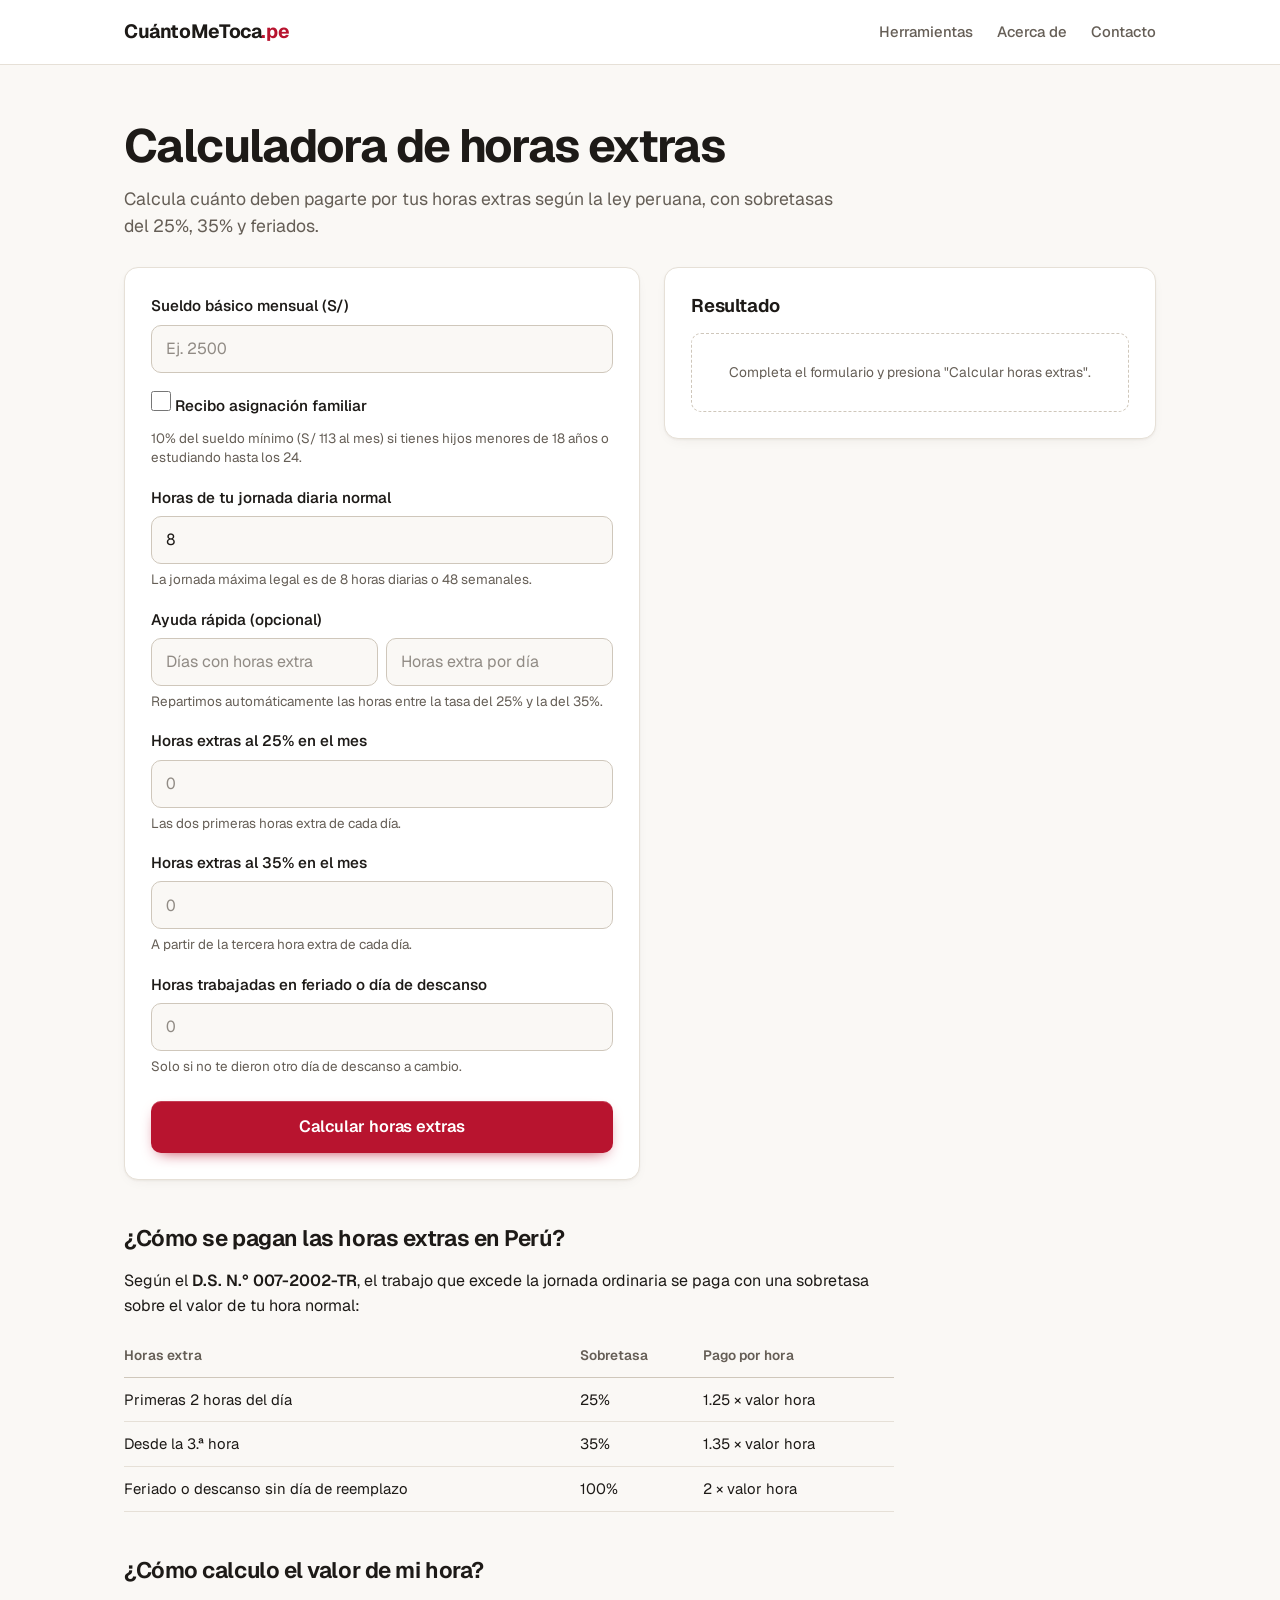
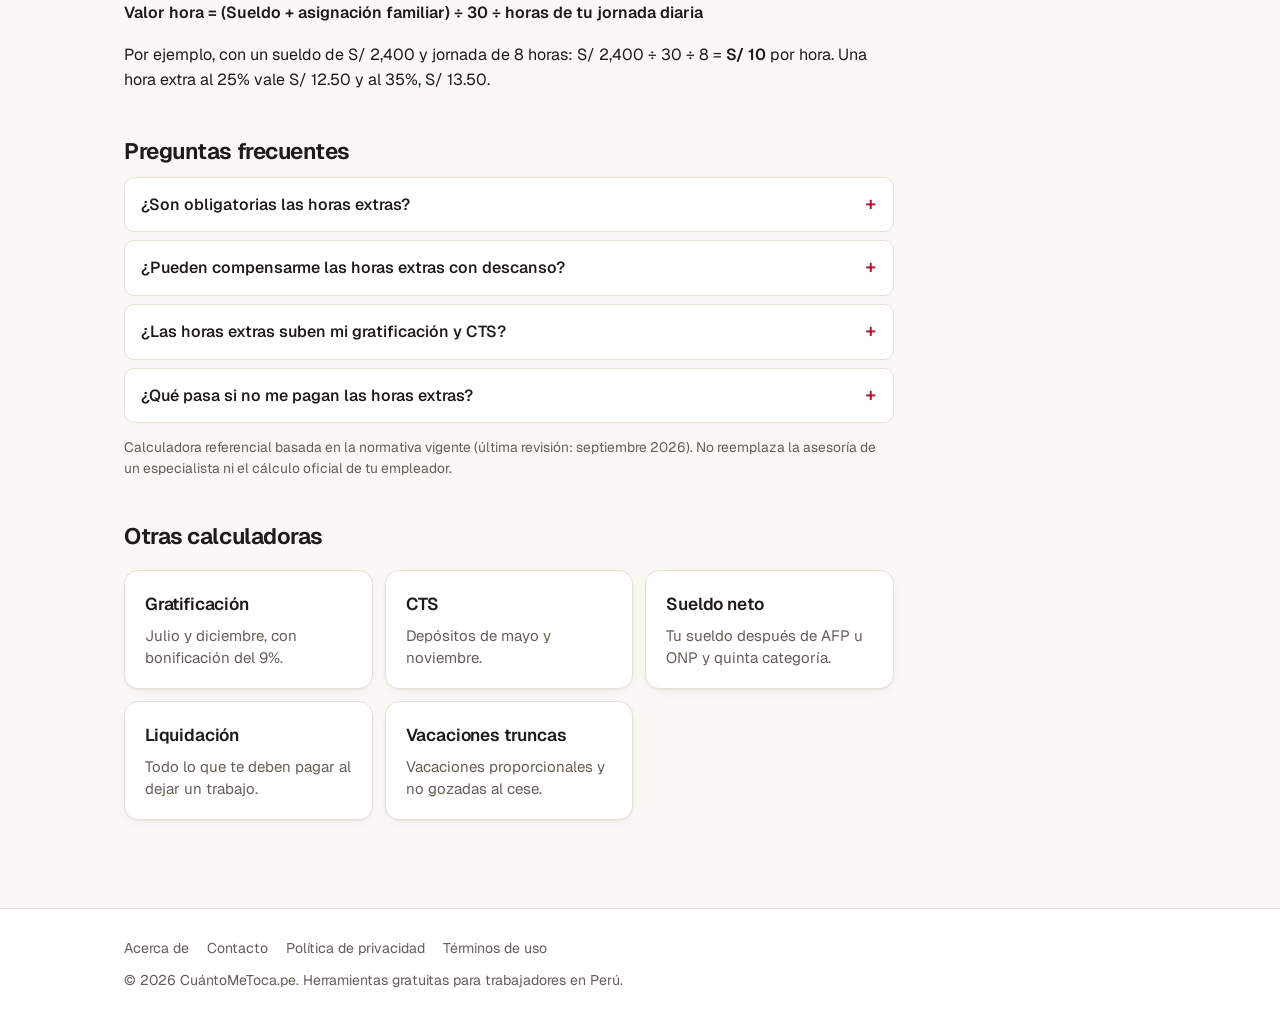
<file: horas-extras.html>
<!doctype html>
<html lang="es-PE">
<head>
  <meta charset="utf-8">
  <meta name="viewport" content="width=device-width, initial-scale=1">
  <title>Calculadora de Horas Extras 2026 Perú (25% y 35%) | CuántoMeToca.pe</title>
  <meta name="description" content="Calcula el pago de tus horas extras en Perú: sobretasa de 25% las dos primeras horas, 35% las siguientes y 100% en feriados. Gratis y al instante.">
  <link rel="canonical" href="https://festrebillo.github.io/cuantometoca/horas-extras.html">
  <meta name="theme-color" content="#faf8f5" media="(prefers-color-scheme: light)">
  <meta name="theme-color" content="#161412" media="(prefers-color-scheme: dark)">
  <link rel="icon" href="favicon.svg" type="image/svg+xml">
  <meta property="og:type" content="website">
  <meta property="og:site_name" content="CuántoMeToca.pe">
  <meta property="og:locale" content="es_PE">
  <meta property="og:title" content="Calculadora de Horas Extras 2026 Perú (25% y 35%) | CuántoMeToca.pe">
  <meta property="og:description" content="Calcula el pago de tus horas extras en Perú: sobretasa de 25% las dos primeras horas, 35% las siguientes y 100% en feriados. Gratis y al instante.">
  <meta property="og:url" content="https://festrebillo.github.io/cuantometoca/horas-extras.html">
  <meta property="og:image" content="https://festrebillo.github.io/cuantometoca/og-image.png">
  <meta name="twitter:card" content="summary_large_image">
  <link rel="preconnect" href="https://fonts.googleapis.com">
  <link rel="preconnect" href="https://fonts.gstatic.com" crossorigin>
  <link rel="stylesheet" href="https://fonts.googleapis.com/css2?family=Geist:wght@400..700&family=Geist+Mono:wght@500;600&display=swap">
  <link rel="stylesheet" href="css/styles.css">
  <!-- AdSense: pegar aquí el script cuando Google apruebe la cuenta (ver DOCUMENTACION.md) -->
  <script type="application/ld+json">
  {"@context": "https://schema.org", "@type": "FAQPage", "mainEntity": [{"@type": "Question", "name": "¿Son obligatorias las horas extras?", "acceptedAnswer": {"@type": "Answer", "text": "No. El trabajo en sobretiempo es voluntario, salvo casos excepcionales como emergencias que pongan en peligro a las personas o las instalaciones."}}, {"@type": "Question", "name": "¿Pueden compensarme las horas extras con descanso?", "acceptedAnswer": {"@type": "Answer", "text": "Sí, si tú y tu empleador lo acuerdan por escrito, las horas extras pueden compensarse con periodos equivalentes de descanso."}}, {"@type": "Question", "name": "¿Las horas extras suben mi gratificación y CTS?", "acceptedAnswer": {"@type": "Answer", "text": "Sí, si las recibes de forma regular (al menos 3 de los últimos 6 meses), su promedio se suma a tu remuneración computable."}}, {"@type": "Question", "name": "¿Qué pasa si no me pagan las horas extras?", "acceptedAnswer": {"@type": "Answer", "text": "Puedes reclamarlas ante la SUNAFIL. Si el empleador no llevaba un registro de control de asistencia, se presume a tu favor."}}]}
  </script>
</head>
<body>
  <a class="skip-link" href="#contenido">Saltar al contenido</a>
  <header class="site-header">
    <div class="wrap">
      <a class="logo" href="index.html">CuántoMeToca<span>.pe</span></a>
      <nav class="site-nav">
        <a href="index.html">Herramientas</a>
        <a href="acerca.html">Acerca de</a>
        <a href="contacto.html">Contacto</a>
      </nav>
    </div>
  </header>

  <main class="wrap" id="contenido">
    <h1>Calculadora de horas extras</h1>
    <p class="lead">Calcula cuánto deben pagarte por tus horas extras según la ley peruana, con sobretasas del 25%, 35% y feriados.</p>

    <div class="calc-layout">
      <form id="form-he" class="card" novalidate>
        <div class="field">
          <label for="sueldo">Sueldo básico mensual (S/)</label>
          <input id="sueldo" type="number" min="0" step="0.01" inputmode="decimal" placeholder="Ej. 2500">
        </div>
        <div class="field">
          <label class="check"><input id="asignacion" type="checkbox"> Recibo asignación familiar</label>
          <small>10% del sueldo mínimo (S/ 113 al mes) si tienes hijos menores de 18 años o estudiando hasta los 24.</small>
        </div>
        <div class="field">
          <label for="jornada">Horas de tu jornada diaria normal</label>
          <input id="jornada" type="number" min="1" max="12" step="0.5" value="8">
          <small>La jornada máxima legal es de 8 horas diarias o 48 semanales.</small>
        </div>
        <div class="field">
          <label>Ayuda rápida (opcional)</label>
          <div class="field-row">
            <input id="dias-extra" type="number" min="0" placeholder="Días con horas extra" aria-label="Días con horas extra">
            <input id="horas-dia" type="number" min="0" step="0.5" placeholder="Horas extra por día" aria-label="Horas extra por día">
          </div>
          <small>Repartimos automáticamente las horas entre la tasa del 25% y la del 35%.</small>
        </div>
        <div class="field">
          <label for="h25">Horas extras al 25% en el mes</label>
          <input id="h25" type="number" min="0" step="0.5" placeholder="0">
          <small>Las dos primeras horas extra de cada día.</small>
        </div>
        <div class="field">
          <label for="h35">Horas extras al 35% en el mes</label>
          <input id="h35" type="number" min="0" step="0.5" placeholder="0">
          <small>A partir de la tercera hora extra de cada día.</small>
        </div>
        <div class="field">
          <label for="hferiado">Horas trabajadas en feriado o día de descanso</label>
          <input id="hferiado" type="number" min="0" step="0.5" placeholder="0">
          <small>Solo si no te dieron otro día de descanso a cambio.</small>
        </div>
        <button class="btn" type="submit">Calcular horas extras</button>
      </form>

      <section class="card" aria-live="polite">
        <h2 class="card-title">Resultado</h2>
        <div id="resultado"><p class="note">Completa el formulario y presiona "Calcular horas extras".</p></div>
      </section>
    </div>

    <div class="ad-slot"><!-- Bloque de anuncio AdSense --></div>

    <article class="content">
      <h2>¿Cómo se pagan las horas extras en Perú?</h2>
      <p>Según el <strong>D.S. N.° 007-2002-TR</strong>, el trabajo que excede la jornada ordinaria se paga con una sobretasa sobre el valor de tu hora normal:</p>
      <table>
        <tr><th>Horas extra</th><th>Sobretasa</th><th>Pago por hora</th></tr>
        <tr><td>Primeras 2 horas del día</td><td>25%</td><td>1.25 × valor hora</td></tr>
        <tr><td>Desde la 3.ª hora</td><td>35%</td><td>1.35 × valor hora</td></tr>
        <tr><td>Feriado o descanso sin día de reemplazo</td><td>100%</td><td>2 × valor hora</td></tr>
      </table>

      <h2>¿Cómo calculo el valor de mi hora?</h2>
      <p><strong>Valor hora = (Sueldo + asignación familiar) ÷ 30 ÷ horas de tu jornada diaria</strong></p>
      <p>Por ejemplo, con un sueldo de S/ 2,400 y jornada de 8 horas: S/ 2,400 ÷ 30 ÷ 8 = <strong>S/ 10</strong> por hora. Una hora extra al 25% vale S/ 12.50 y al 35%, S/ 13.50.</p>

      <h2>Preguntas frecuentes</h2>
      <details>
        <summary>¿Son obligatorias las horas extras?</summary>
        <p>No. El trabajo en sobretiempo es voluntario, salvo casos excepcionales como emergencias que pongan en peligro a las personas o las instalaciones.</p>
      </details>
      <details>
        <summary>¿Pueden compensarme las horas extras con descanso?</summary>
        <p>Sí, si tú y tu empleador lo acuerdan por escrito, las horas extras pueden compensarse con periodos equivalentes de descanso.</p>
      </details>
      <details>
        <summary>¿Las horas extras suben mi gratificación y CTS?</summary>
        <p>Sí, si las recibes de forma regular (al menos 3 de los últimos 6 meses), su promedio se suma a tu remuneración computable.</p>
      </details>
      <details>
        <summary>¿Qué pasa si no me pagan las horas extras?</summary>
        <p>Puedes reclamarlas ante la SUNAFIL. Si el empleador no llevaba un registro de control de asistencia, se presume a tu favor.</p>
      </details>

      <p class="note">Calculadora referencial basada en la normativa vigente (última revisión: <span id="ultima-revision"></span>). No reemplaza la asesoría de un especialista ni el cálculo oficial de tu empleador.</p>

      <h2>Otras calculadoras</h2>
      <div class="tools"><a class="tool" href="gratificacion.html"><h3>Gratificación</h3><p>Julio y diciembre, con bonificación del 9%.</p></a><a class="tool" href="cts.html"><h3>CTS</h3><p>Depósitos de mayo y noviembre.</p></a><a class="tool" href="sueldo-neto.html"><h3>Sueldo neto</h3><p>Tu sueldo después de AFP u ONP y quinta categoría.</p></a><a class="tool" href="liquidacion.html"><h3>Liquidación</h3><p>Todo lo que te deben pagar al dejar un trabajo.</p></a><a class="tool" href="vacaciones-truncas.html"><h3>Vacaciones truncas</h3><p>Vacaciones proporcionales y no gozadas al cese.</p></a></div>
    </article>
  </main>

  <footer class="site-footer">
    <div class="wrap">
      <nav>
        <a href="acerca.html">Acerca de</a>
        <a href="contacto.html">Contacto</a>
        <a href="politica-privacidad.html">Política de privacidad</a>
        <a href="terminos.html">Términos de uso</a>
      </nav>
      <p>© <span data-year></span> CuántoMeToca.pe. Herramientas gratuitas para trabajadores en Perú.</p>
    </div>
  </footer>

  <script src="js/config.js"></script>
  <script src="js/laboral.js"></script>
  <script src="js/horas-extras.js"></script>
</body>
</html>
</file>
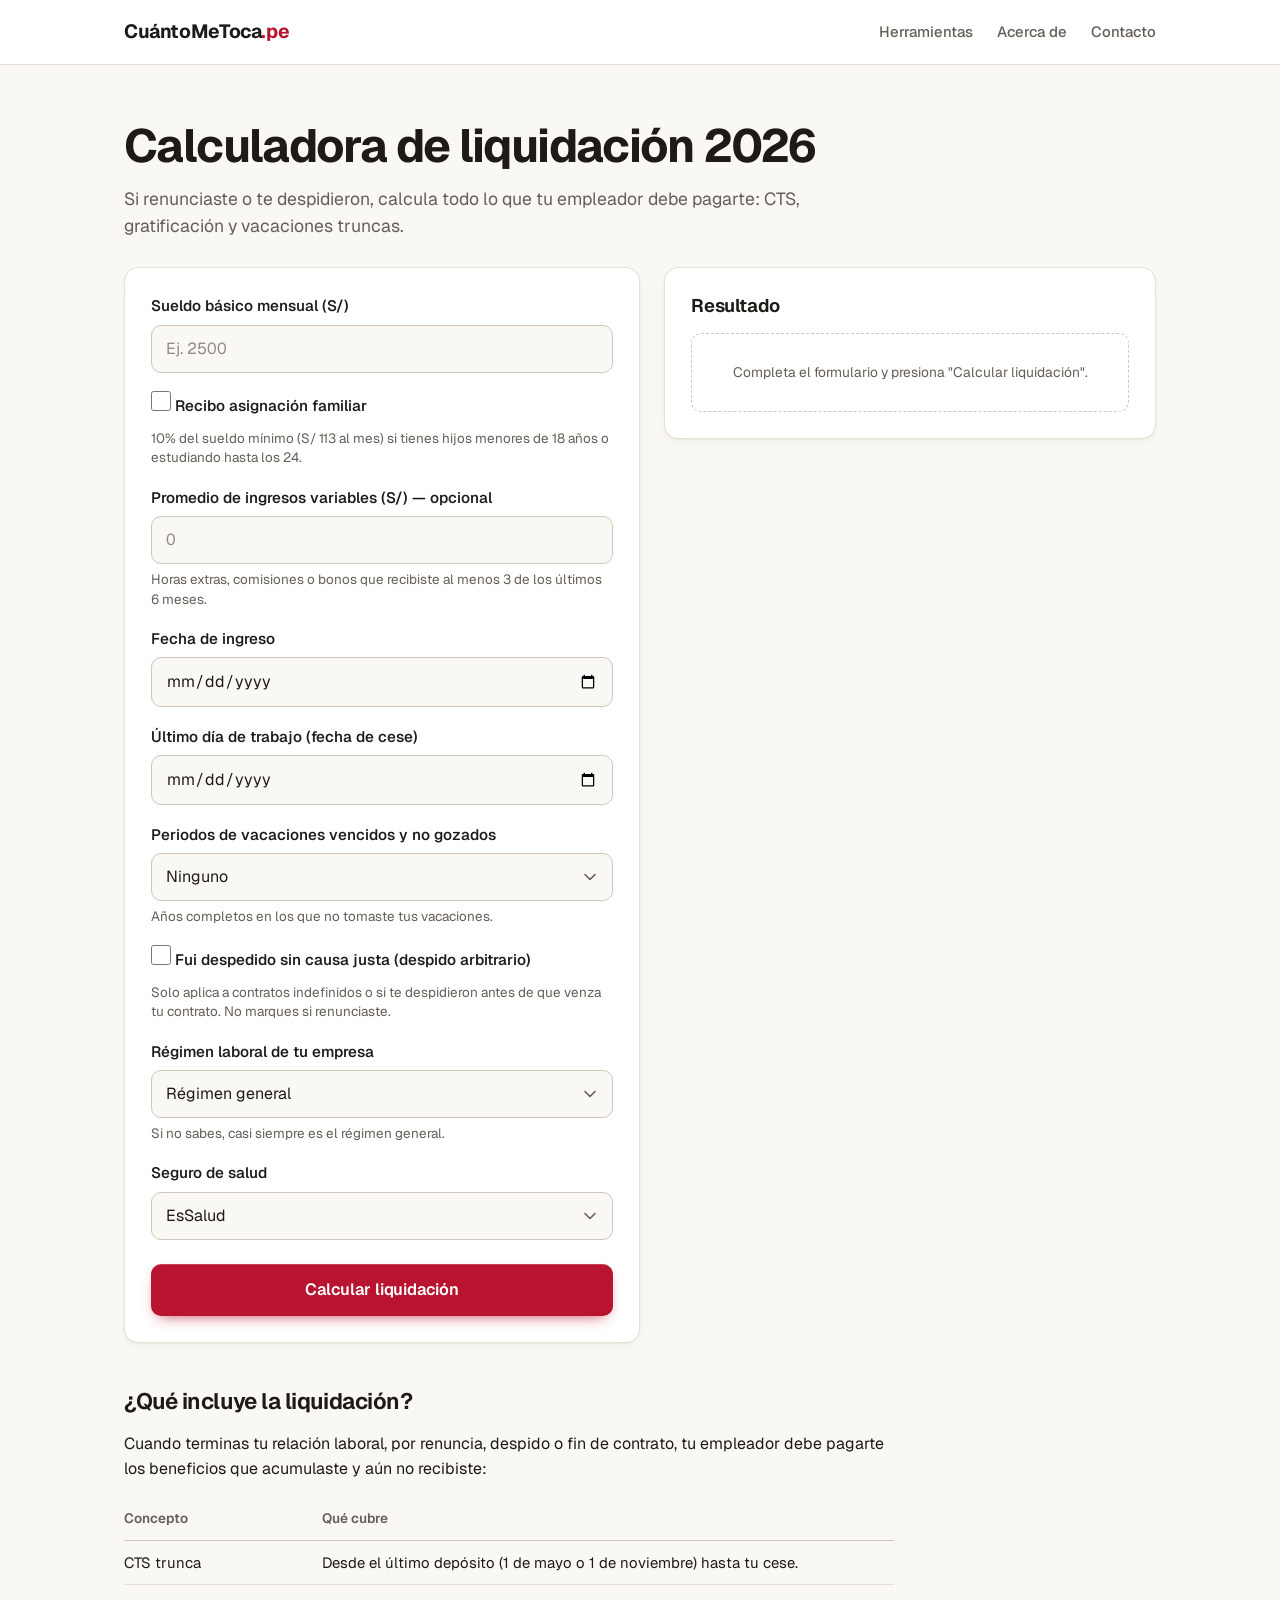
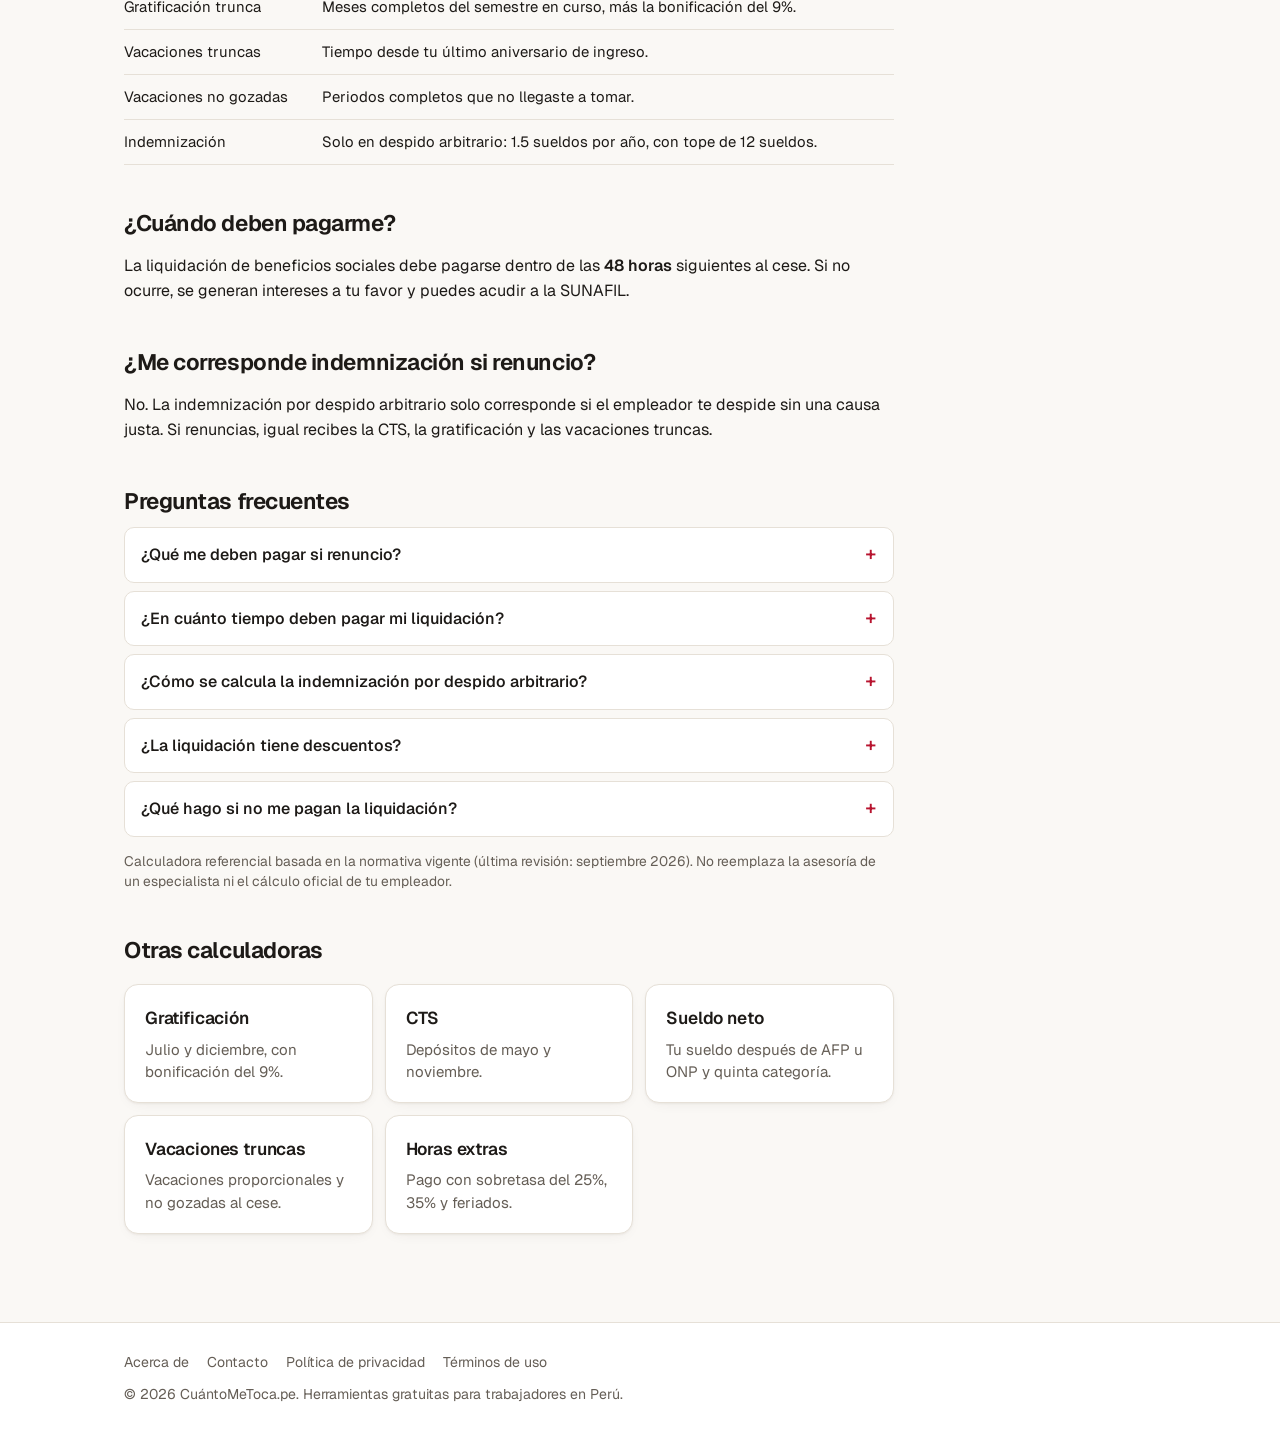
<file: liquidacion.html>
<!doctype html>
<html lang="es-PE">
<head>
  <meta charset="utf-8">
  <meta name="viewport" content="width=device-width, initial-scale=1">
  <title>Calculadora de Liquidación de Beneficios Sociales 2026 Perú | CuántoMeToca.pe</title>
  <meta name="description" content="Calcula tu liquidación en Perú 2026: CTS trunca, gratificación trunca, vacaciones truncas e indemnización por despido arbitrario. Gratis y paso a paso.">
  <link rel="canonical" href="https://festrebillo.github.io/cuantometoca/liquidacion.html">
  <meta name="theme-color" content="#faf8f5" media="(prefers-color-scheme: light)">
  <meta name="theme-color" content="#161412" media="(prefers-color-scheme: dark)">
  <link rel="icon" href="favicon.svg" type="image/svg+xml">
  <meta property="og:type" content="website">
  <meta property="og:site_name" content="CuántoMeToca.pe">
  <meta property="og:locale" content="es_PE">
  <meta property="og:title" content="Calculadora de Liquidación de Beneficios Sociales 2026 Perú | CuántoMeToca.pe">
  <meta property="og:description" content="Calcula tu liquidación en Perú 2026: CTS trunca, gratificación trunca, vacaciones truncas e indemnización por despido arbitrario. Gratis y paso a paso.">
  <meta property="og:url" content="https://festrebillo.github.io/cuantometoca/liquidacion.html">
  <meta property="og:image" content="https://festrebillo.github.io/cuantometoca/og-image.png">
  <meta name="twitter:card" content="summary_large_image">
  <link rel="preconnect" href="https://fonts.googleapis.com">
  <link rel="preconnect" href="https://fonts.gstatic.com" crossorigin>
  <link rel="stylesheet" href="https://fonts.googleapis.com/css2?family=Geist:wght@400..700&family=Geist+Mono:wght@500;600&display=swap">
  <link rel="stylesheet" href="css/styles.css">
  <!-- AdSense: pegar aquí el script cuando Google apruebe la cuenta (ver DOCUMENTACION.md) -->
  <script type="application/ld+json">
  {"@context": "https://schema.org", "@type": "FAQPage", "mainEntity": [{"@type": "Question", "name": "¿Qué me deben pagar si renuncio?", "acceptedAnswer": {"@type": "Answer", "text": "CTS trunca, gratificación trunca con su bonificación, vacaciones truncas y las vacaciones no gozadas que tengas pendientes."}}, {"@type": "Question", "name": "¿En cuánto tiempo deben pagar mi liquidación?", "acceptedAnswer": {"@type": "Answer", "text": "Dentro de las 48 horas siguientes al término de la relación laboral."}}, {"@type": "Question", "name": "¿Cómo se calcula la indemnización por despido arbitrario?", "acceptedAnswer": {"@type": "Answer", "text": "En el régimen general equivale a 1.5 remuneraciones por cada año trabajado, proporcional por meses y días, con un tope de 12 remuneraciones. En la pequeña empresa son 20 remuneraciones diarias por año (tope 120) y en la microempresa 10 (tope 90)."}}, {"@type": "Question", "name": "¿La liquidación tiene descuentos?", "acceptedAnswer": {"@type": "Answer", "text": "La CTS, la gratificación y la indemnización no tienen descuentos de AFP u ONP. Las vacaciones truncas sí, porque son remuneración."}}, {"@type": "Question", "name": "¿Qué hago si no me pagan la liquidación?", "acceptedAnswer": {"@type": "Answer", "text": "Puedes presentar una denuncia ante la SUNAFIL o iniciar un proceso laboral. El empleador deberá pagar además los intereses."}}]}
  </script>
</head>
<body>
  <a class="skip-link" href="#contenido">Saltar al contenido</a>
  <header class="site-header">
    <div class="wrap">
      <a class="logo" href="index.html">CuántoMeToca<span>.pe</span></a>
      <nav class="site-nav">
        <a href="index.html">Herramientas</a>
        <a href="acerca.html">Acerca de</a>
        <a href="contacto.html">Contacto</a>
      </nav>
    </div>
  </header>

  <main class="wrap" id="contenido">
    <h1>Calculadora de liquidación 2026</h1>
    <p class="lead">Si renunciaste o te despidieron, calcula todo lo que tu empleador debe pagarte: CTS, gratificación y vacaciones truncas.</p>

    <div class="calc-layout">
      <form id="form-liq" class="card" novalidate>
        <div class="field">
          <label for="sueldo">Sueldo básico mensual (S/)</label>
          <input id="sueldo" type="number" min="0" step="0.01" inputmode="decimal" placeholder="Ej. 2500">
        </div>
        <div class="field">
          <label class="check"><input id="asignacion" type="checkbox"> Recibo asignación familiar</label>
          <small>10% del sueldo mínimo (S/ 113 al mes) si tienes hijos menores de 18 años o estudiando hasta los 24.</small>
        </div>
        <div class="field">
          <label for="variables">Promedio de ingresos variables (S/) — opcional</label>
          <input id="variables" type="number" min="0" step="0.01" inputmode="decimal" placeholder="0">
          <small>Horas extras, comisiones o bonos que recibiste al menos 3 de los últimos 6 meses.</small>
        </div>
        <div class="field">
          <label for="ingreso">Fecha de ingreso</label>
          <input id="ingreso" type="date">
        </div>
        <div class="field">
          <label for="cese">Último día de trabajo (fecha de cese)</label>
          <input id="cese" type="date">
        </div>
        <div class="field">
          <label for="pendientes">Periodos de vacaciones vencidos y no gozados</label>
          <select id="pendientes"><option value="0">Ninguno</option><option value="1">1 periodo</option><option value="2">2 periodos</option><option value="3">3 periodos</option></select>
          <small>Años completos en los que no tomaste tus vacaciones.</small>
        </div>
        <div class="field">
          <label class="check"><input id="despido" type="checkbox"> Fui despedido sin causa justa (despido arbitrario)</label>
          <small>Solo aplica a contratos indefinidos o si te despidieron antes de que venza tu contrato. No marques si renunciaste.</small>
        </div>
        <div class="field">
          <label for="regimen">Régimen laboral de tu empresa</label>
          <select id="regimen">
            <option value="general">Régimen general</option>
            <option value="pequena">Pequeña empresa (REMYPE)</option>
            <option value="micro">Microempresa (REMYPE)</option>
          </select>
          <small>Si no sabes, casi siempre es el régimen general.</small>
        </div>
        <div class="field">
          <label for="seguro">Seguro de salud</label>
          <select id="seguro"><option value="essalud">EsSalud</option><option value="eps">EPS</option></select>
        </div>
        <button class="btn" type="submit">Calcular liquidación</button>
      </form>

      <section class="card" aria-live="polite">
        <h2 class="card-title">Resultado</h2>
        <div id="resultado"><p class="note">Completa el formulario y presiona "Calcular liquidación".</p></div>
      </section>
    </div>

    <div class="ad-slot"><!-- Bloque de anuncio AdSense --></div>

    <article class="content">
      <h2>¿Qué incluye la liquidación?</h2>
      <p>Cuando terminas tu relación laboral, por renuncia, despido o fin de contrato, tu empleador debe pagarte los beneficios que acumulaste y aún no recibiste:</p>
      <table>
        <tr><th>Concepto</th><th>Qué cubre</th></tr>
        <tr><td>CTS trunca</td><td>Desde el último depósito (1 de mayo o 1 de noviembre) hasta tu cese.</td></tr>
        <tr><td>Gratificación trunca</td><td>Meses completos del semestre en curso, más la bonificación del 9%.</td></tr>
        <tr><td>Vacaciones truncas</td><td>Tiempo desde tu último aniversario de ingreso.</td></tr>
        <tr><td>Vacaciones no gozadas</td><td>Periodos completos que no llegaste a tomar.</td></tr>
        <tr><td>Indemnización</td><td>Solo en despido arbitrario: 1.5 sueldos por año, con tope de 12 sueldos.</td></tr>
      </table>

      <h2>¿Cuándo deben pagarme?</h2>
      <p>La liquidación de beneficios sociales debe pagarse dentro de las <strong>48 horas</strong> siguientes al cese. Si no ocurre, se generan intereses a tu favor y puedes acudir a la SUNAFIL.</p>

      <h2>¿Me corresponde indemnización si renuncio?</h2>
      <p>No. La indemnización por despido arbitrario solo corresponde si el empleador te despide sin una causa justa. Si renuncias, igual recibes la CTS, la gratificación y las vacaciones truncas.</p>

      <h2>Preguntas frecuentes</h2>
      <details>
        <summary>¿Qué me deben pagar si renuncio?</summary>
        <p>CTS trunca, gratificación trunca con su bonificación, vacaciones truncas y las vacaciones no gozadas que tengas pendientes.</p>
      </details>
      <details>
        <summary>¿En cuánto tiempo deben pagar mi liquidación?</summary>
        <p>Dentro de las 48 horas siguientes al término de la relación laboral.</p>
      </details>
      <details>
        <summary>¿Cómo se calcula la indemnización por despido arbitrario?</summary>
        <p>En el régimen general equivale a 1.5 remuneraciones por cada año trabajado, proporcional por meses y días, con un tope de 12 remuneraciones. En la pequeña empresa son 20 remuneraciones diarias por año (tope 120) y en la microempresa 10 (tope 90).</p>
      </details>
      <details>
        <summary>¿La liquidación tiene descuentos?</summary>
        <p>La CTS, la gratificación y la indemnización no tienen descuentos de AFP u ONP. Las vacaciones truncas sí, porque son remuneración.</p>
      </details>
      <details>
        <summary>¿Qué hago si no me pagan la liquidación?</summary>
        <p>Puedes presentar una denuncia ante la SUNAFIL o iniciar un proceso laboral. El empleador deberá pagar además los intereses.</p>
      </details>

      <p class="note">Calculadora referencial basada en la normativa vigente (última revisión: <span id="ultima-revision"></span>). No reemplaza la asesoría de un especialista ni el cálculo oficial de tu empleador.</p>

      <h2>Otras calculadoras</h2>
      <div class="tools"><a class="tool" href="gratificacion.html"><h3>Gratificación</h3><p>Julio y diciembre, con bonificación del 9%.</p></a><a class="tool" href="cts.html"><h3>CTS</h3><p>Depósitos de mayo y noviembre.</p></a><a class="tool" href="sueldo-neto.html"><h3>Sueldo neto</h3><p>Tu sueldo después de AFP u ONP y quinta categoría.</p></a><a class="tool" href="vacaciones-truncas.html"><h3>Vacaciones truncas</h3><p>Vacaciones proporcionales y no gozadas al cese.</p></a><a class="tool" href="horas-extras.html"><h3>Horas extras</h3><p>Pago con sobretasa del 25%, 35% y feriados.</p></a></div>
    </article>
  </main>

  <footer class="site-footer">
    <div class="wrap">
      <nav>
        <a href="acerca.html">Acerca de</a>
        <a href="contacto.html">Contacto</a>
        <a href="politica-privacidad.html">Política de privacidad</a>
        <a href="terminos.html">Términos de uso</a>
      </nav>
      <p>© <span data-year></span> CuántoMeToca.pe. Herramientas gratuitas para trabajadores en Perú.</p>
    </div>
  </footer>

  <script src="js/config.js"></script>
  <script src="js/laboral.js"></script>
  <script src="js/liquidacion.js"></script>
</body>
</html>
</file>
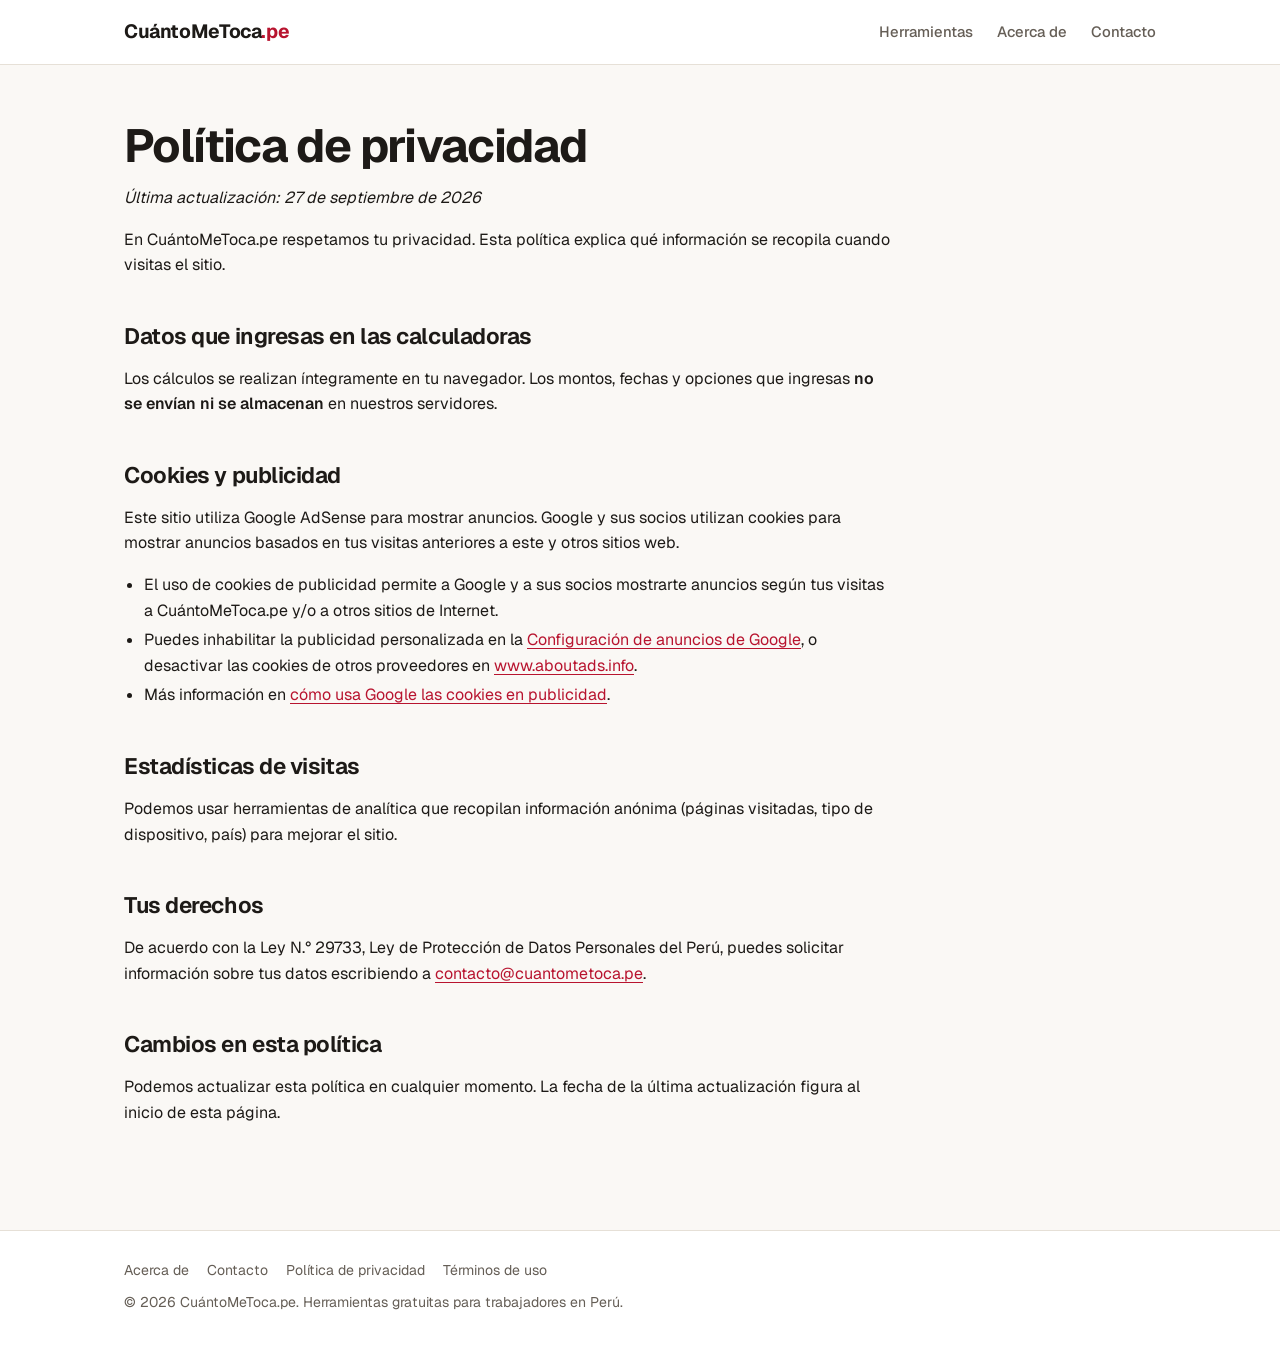
<file: politica-privacidad.html>
<!doctype html>
<html lang="es-PE">
<head>
  <meta charset="utf-8">
  <meta name="viewport" content="width=device-width, initial-scale=1">
  <title>Política de privacidad | CuántoMeToca.pe</title>
  <meta name="description" content="Política de privacidad de CuántoMeToca.pe: qué datos recopilamos, uso de cookies y publicidad de Google.">
  <link rel="canonical" href="https://festrebillo.github.io/cuantometoca/politica-privacidad.html">
  <meta name="theme-color" content="#faf8f5" media="(prefers-color-scheme: light)">
  <meta name="theme-color" content="#161412" media="(prefers-color-scheme: dark)">
  <link rel="icon" href="favicon.svg" type="image/svg+xml">
  <meta property="og:type" content="website">
  <meta property="og:site_name" content="CuántoMeToca.pe">
  <meta property="og:locale" content="es_PE">
  <meta property="og:title" content="Política de privacidad | CuántoMeToca.pe">
  <meta property="og:description" content="Política de privacidad de CuántoMeToca.pe: qué datos recopilamos, uso de cookies y publicidad de Google.">
  <meta property="og:url" content="https://festrebillo.github.io/cuantometoca/politica-privacidad.html">
  <meta property="og:image" content="https://festrebillo.github.io/cuantometoca/og-image.png">
  <meta name="twitter:card" content="summary_large_image">
  <link rel="preconnect" href="https://fonts.googleapis.com">
  <link rel="preconnect" href="https://fonts.gstatic.com" crossorigin>
  <link rel="stylesheet" href="https://fonts.googleapis.com/css2?family=Geist:wght@400..700&family=Geist+Mono:wght@500;600&display=swap">
  <link rel="stylesheet" href="css/styles.css">
</head>
<body>
  <a class="skip-link" href="#contenido">Saltar al contenido</a>
  <header class="site-header">
    <div class="wrap">
      <a class="logo" href="index.html">CuántoMeToca<span>.pe</span></a>
      <nav class="site-nav">
        <a href="index.html">Herramientas</a>
        <a href="acerca.html">Acerca de</a>
        <a href="contacto.html">Contacto</a>
      </nav>
    </div>
  </header>

  <main class="wrap" id="contenido">
    <article class="content">
      <h1>Política de privacidad</h1>
      <p><em>Última actualización: 27 de septiembre de 2026</em></p>
      <p>En CuántoMeToca.pe respetamos tu privacidad. Esta política explica qué información se recopila cuando visitas el sitio.</p>
      <h2>Datos que ingresas en las calculadoras</h2>
      <p>Los cálculos se realizan íntegramente en tu navegador. Los montos, fechas y opciones que ingresas <strong>no se envían ni se almacenan</strong> en nuestros servidores.</p>
      <h2>Cookies y publicidad</h2>
      <p>Este sitio utiliza Google AdSense para mostrar anuncios. Google y sus socios utilizan cookies para mostrar anuncios basados en tus visitas anteriores a este y otros sitios web.</p>
      <ul>
        <li>El uso de cookies de publicidad permite a Google y a sus socios mostrarte anuncios según tus visitas a CuántoMeToca.pe y/o a otros sitios de Internet.</li>
        <li>Puedes inhabilitar la publicidad personalizada en la <a href="https://adssettings.google.com" rel="nofollow">Configuración de anuncios de Google</a>, o desactivar las cookies de otros proveedores en <a href="https://www.aboutads.info" rel="nofollow">www.aboutads.info</a>.</li>
        <li>Más información en <a href="https://policies.google.com/technologies/ads" rel="nofollow">cómo usa Google las cookies en publicidad</a>.</li>
      </ul>
      <h2>Estadísticas de visitas</h2>
      <p>Podemos usar herramientas de analítica que recopilan información anónima (páginas visitadas, tipo de dispositivo, país) para mejorar el sitio.</p>
      <h2>Tus derechos</h2>
      <p>De acuerdo con la Ley N.° 29733, Ley de Protección de Datos Personales del Perú, puedes solicitar información sobre tus datos escribiendo a <a href="mailto:contacto@cuantometoca.pe">contacto@cuantometoca.pe</a>.</p>
      <h2>Cambios en esta política</h2>
      <p>Podemos actualizar esta política en cualquier momento. La fecha de la última actualización figura al inicio de esta página.</p>
    </article>
  </main>

  <footer class="site-footer">
    <div class="wrap">
      <nav>
        <a href="acerca.html">Acerca de</a>
        <a href="contacto.html">Contacto</a>
        <a href="politica-privacidad.html">Política de privacidad</a>
        <a href="terminos.html">Términos de uso</a>
      </nav>
      <p>© <span data-year></span> CuántoMeToca.pe. Herramientas gratuitas para trabajadores en Perú.</p>
    </div>
  </footer>
  <script src="js/config.js"></script>
</body>
</html>
</file>
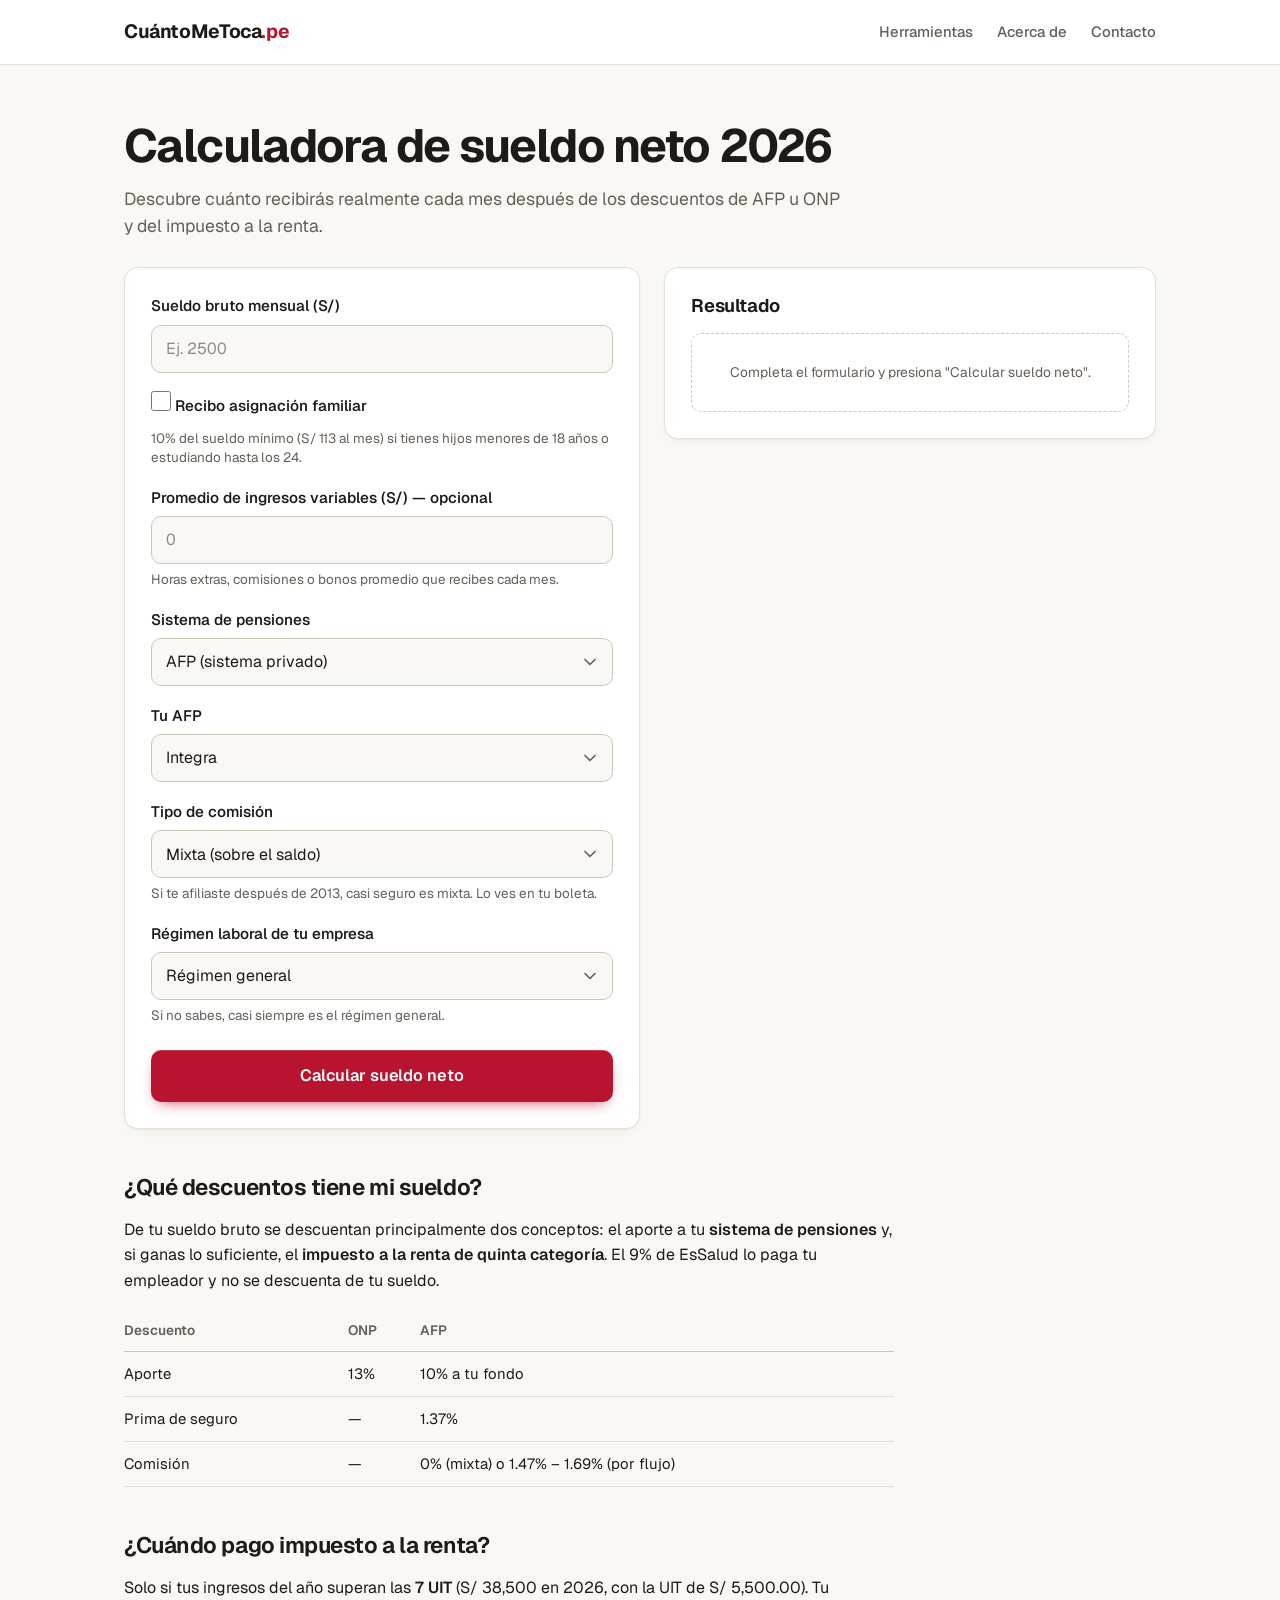
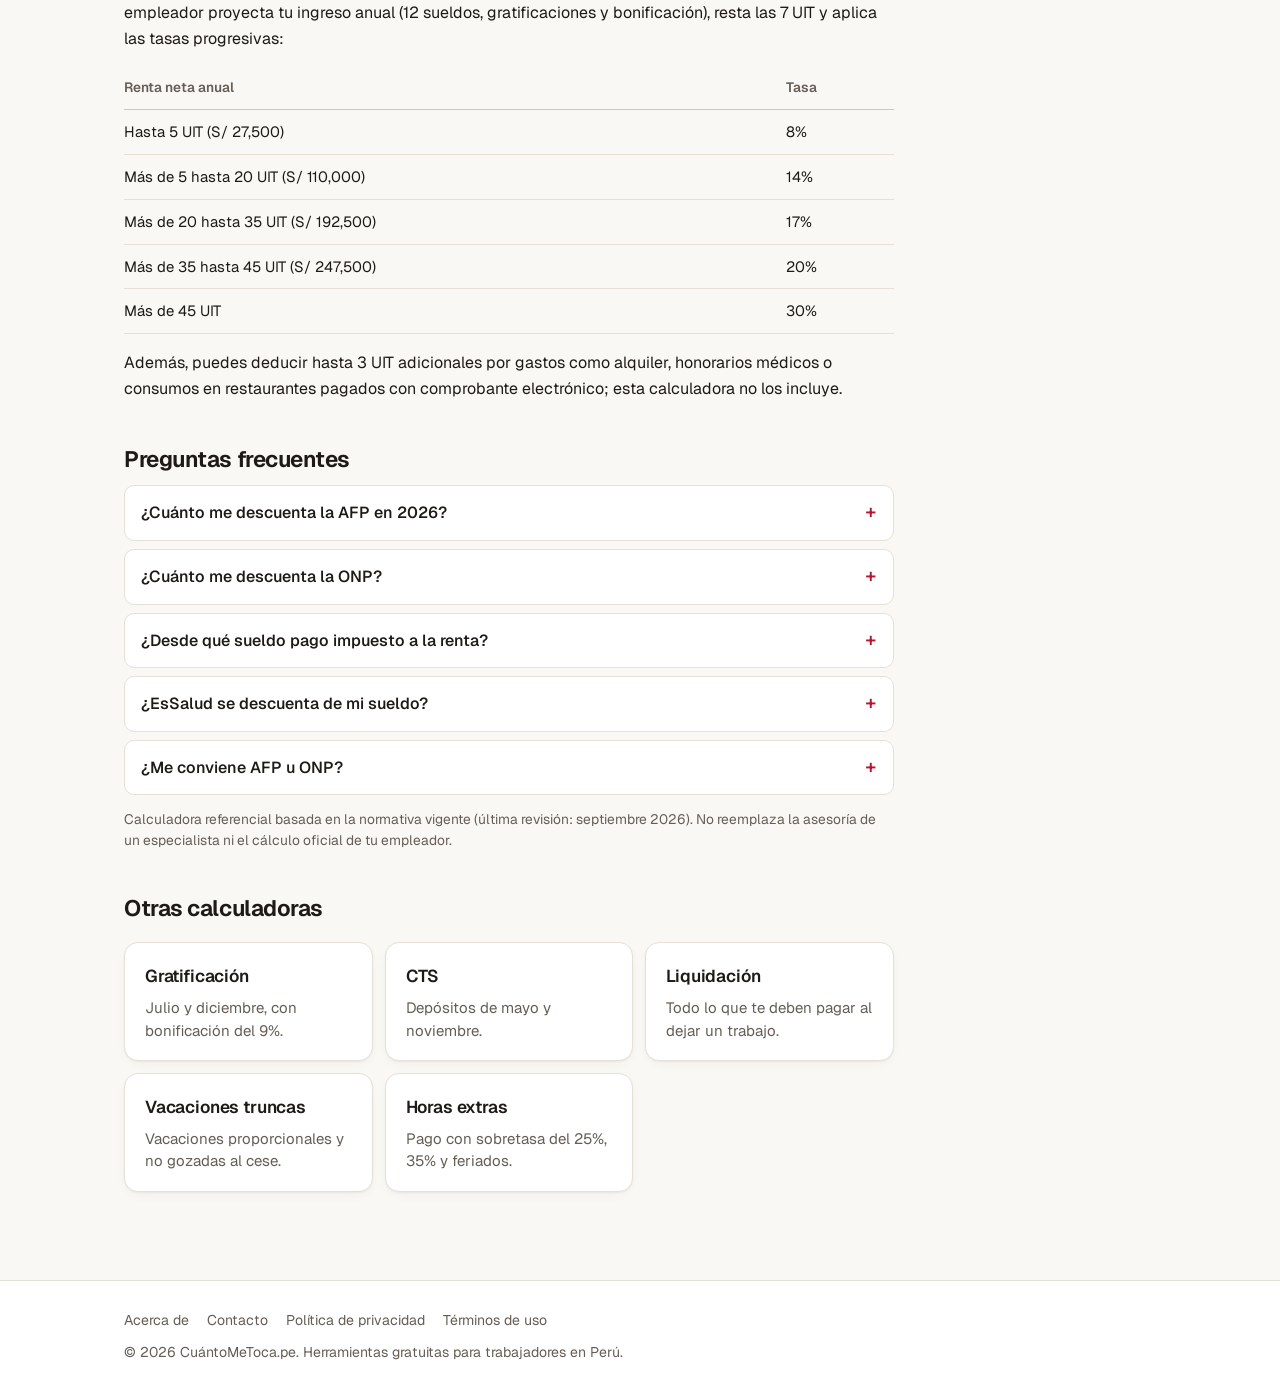
<file: sueldo-neto.html>
<!doctype html>
<html lang="es-PE">
<head>
  <meta charset="utf-8">
  <meta name="viewport" content="width=device-width, initial-scale=1">
  <title>Calculadora de Sueldo Neto 2026 Perú (AFP, ONP y quinta) | CuántoMeToca.pe</title>
  <meta name="description" content="Calcula tu sueldo neto 2026 en Perú: descuentos de AFP u ONP e impuesto a la renta de quinta categoría con la UIT 2026. Gratis y al instante.">
  <link rel="canonical" href="https://festrebillo.github.io/cuantometoca/sueldo-neto.html">
  <meta name="theme-color" content="#faf8f5" media="(prefers-color-scheme: light)">
  <meta name="theme-color" content="#161412" media="(prefers-color-scheme: dark)">
  <link rel="icon" href="favicon.svg" type="image/svg+xml">
  <meta property="og:type" content="website">
  <meta property="og:site_name" content="CuántoMeToca.pe">
  <meta property="og:locale" content="es_PE">
  <meta property="og:title" content="Calculadora de Sueldo Neto 2026 Perú (AFP, ONP y quinta) | CuántoMeToca.pe">
  <meta property="og:description" content="Calcula tu sueldo neto 2026 en Perú: descuentos de AFP u ONP e impuesto a la renta de quinta categoría con la UIT 2026. Gratis y al instante.">
  <meta property="og:url" content="https://festrebillo.github.io/cuantometoca/sueldo-neto.html">
  <meta property="og:image" content="https://festrebillo.github.io/cuantometoca/og-image.png">
  <meta name="twitter:card" content="summary_large_image">
  <link rel="preconnect" href="https://fonts.googleapis.com">
  <link rel="preconnect" href="https://fonts.gstatic.com" crossorigin>
  <link rel="stylesheet" href="https://fonts.googleapis.com/css2?family=Geist:wght@400..700&family=Geist+Mono:wght@500;600&display=swap">
  <link rel="stylesheet" href="css/styles.css">
  <!-- AdSense: pegar aquí el script cuando Google apruebe la cuenta (ver DOCUMENTACION.md) -->
  <script type="application/ld+json">
  {"@context": "https://schema.org", "@type": "FAQPage", "mainEntity": [{"@type": "Question", "name": "¿Cuánto me descuenta la AFP en 2026?", "acceptedAnswer": {"@type": "Answer", "text": "Aproximadamente entre 11.37% y 13.06% del sueldo: 10% de aporte a tu fondo, 1.37% de prima de seguro y, si tienes comisión por flujo, entre 1.47% y 1.69%. Con comisión mixta no se cobra comisión sobre el sueldo."}}, {"@type": "Question", "name": "¿Cuánto me descuenta la ONP?", "acceptedAnswer": {"@type": "Answer", "text": "El 13% de tu remuneración bruta."}}, {"@type": "Question", "name": "¿Desde qué sueldo pago impuesto a la renta?", "acceptedAnswer": {"@type": "Answer", "text": "En 2026, con 2 gratificaciones al año, empiezas a pagar quinta categoría si tu sueldo mensual supera aproximadamente S/ 2,715, porque tus ingresos anuales superarían las 7 UIT (S/ 38,500)."}}, {"@type": "Question", "name": "¿EsSalud se descuenta de mi sueldo?", "acceptedAnswer": {"@type": "Answer", "text": "No. El 9% de EsSalud es un aporte que paga tu empleador aparte de tu sueldo."}}, {"@type": "Question", "name": "¿Me conviene AFP u ONP?", "acceptedAnswer": {"@type": "Answer", "text": "Depende de tu edad, tu sueldo y tus años de aporte. La AFP forma un fondo propio que heredan tus familiares; la ONP da una pensión fija si cumples 20 años de aportes. Evalúalo con calma y con información oficial."}}]}
  </script>
</head>
<body>
  <a class="skip-link" href="#contenido">Saltar al contenido</a>
  <header class="site-header">
    <div class="wrap">
      <a class="logo" href="index.html">CuántoMeToca<span>.pe</span></a>
      <nav class="site-nav">
        <a href="index.html">Herramientas</a>
        <a href="acerca.html">Acerca de</a>
        <a href="contacto.html">Contacto</a>
      </nav>
    </div>
  </header>

  <main class="wrap" id="contenido">
    <h1>Calculadora de sueldo neto 2026</h1>
    <p class="lead">Descubre cuánto recibirás realmente cada mes después de los descuentos de AFP u ONP y del impuesto a la renta.</p>

    <div class="calc-layout">
      <form id="form-neto" class="card" novalidate>
        <div class="field">
          <label for="sueldo">Sueldo bruto mensual (S/)</label>
          <input id="sueldo" type="number" min="0" step="0.01" inputmode="decimal" placeholder="Ej. 2500">
        </div>
        <div class="field">
          <label class="check"><input id="asignacion" type="checkbox"> Recibo asignación familiar</label>
          <small>10% del sueldo mínimo (S/ 113 al mes) si tienes hijos menores de 18 años o estudiando hasta los 24.</small>
        </div>
        <div class="field">
          <label for="variables">Promedio de ingresos variables (S/) — opcional</label>
          <input id="variables" type="number" min="0" step="0.01" inputmode="decimal" placeholder="0">
          <small>Horas extras, comisiones o bonos promedio que recibes cada mes.</small>
        </div>
        <div class="field">
          <label for="sistema">Sistema de pensiones</label>
          <select id="sistema"><option value="afp">AFP (sistema privado)</option><option value="onp">ONP (sistema nacional)</option></select>
        </div>
        <div id="campos-afp">
          <div class="field">
            <label for="afp">Tu AFP</label>
            <select id="afp"><option value="integra">Integra</option><option value="prima">Prima</option><option value="profuturo">Profuturo</option><option value="habitat">Habitat</option></select>
          </div>
          <div class="field">
            <label for="comision">Tipo de comisión</label>
            <select id="comision"><option value="mixta">Mixta (sobre el saldo)</option><option value="flujo">Por flujo (sobre el sueldo)</option></select>
            <small>Si te afiliaste después de 2013, casi seguro es mixta. Lo ves en tu boleta.</small>
          </div>
        </div>
        <div class="field">
          <label for="regimen">Régimen laboral de tu empresa</label>
          <select id="regimen">
            <option value="general">Régimen general</option>
            <option value="pequena">Pequeña empresa (REMYPE)</option>
            <option value="micro">Microempresa (REMYPE)</option>
          </select>
          <small>Si no sabes, casi siempre es el régimen general.</small>
        </div>
        <button class="btn" type="submit">Calcular sueldo neto</button>
      </form>

      <section class="card" aria-live="polite">
        <h2 class="card-title">Resultado</h2>
        <div id="resultado"><p class="note">Completa el formulario y presiona "Calcular sueldo neto".</p></div>
      </section>
    </div>

    <div class="ad-slot"><!-- Bloque de anuncio AdSense --></div>

    <article class="content">
      <h2>¿Qué descuentos tiene mi sueldo?</h2>
      <p>De tu sueldo bruto se descuentan principalmente dos conceptos: el aporte a tu <strong>sistema de pensiones</strong> y, si ganas lo suficiente, el <strong>impuesto a la renta de quinta categoría</strong>. El 9% de EsSalud lo paga tu empleador y no se descuenta de tu sueldo.</p>
      <table>
        <tr><th>Descuento</th><th>ONP</th><th>AFP</th></tr>
        <tr><td>Aporte</td><td>13%</td><td>10% a tu fondo</td></tr>
        <tr><td>Prima de seguro</td><td>—</td><td>1.37%</td></tr>
        <tr><td>Comisión</td><td>—</td><td>0% (mixta) o 1.47% – 1.69% (por flujo)</td></tr>
      </table>

      <h2>¿Cuándo pago impuesto a la renta?</h2>
      <p>Solo si tus ingresos del año superan las <strong>7 UIT</strong> (S/ 38,500 en 2026, con la UIT de <span id="uit-valor"></span>). Tu empleador proyecta tu ingreso anual (12 sueldos, gratificaciones y bonificación), resta las 7 UIT y aplica las tasas progresivas:</p>
      <table>
        <tr><th>Renta neta anual</th><th>Tasa</th></tr>
        <tr><td>Hasta 5 UIT (S/ 27,500)</td><td>8%</td></tr>
        <tr><td>Más de 5 hasta 20 UIT (S/ 110,000)</td><td>14%</td></tr>
        <tr><td>Más de 20 hasta 35 UIT (S/ 192,500)</td><td>17%</td></tr>
        <tr><td>Más de 35 hasta 45 UIT (S/ 247,500)</td><td>20%</td></tr>
        <tr><td>Más de 45 UIT</td><td>30%</td></tr>
      </table>
      <p>Además, puedes deducir hasta 3 UIT adicionales por gastos como alquiler, honorarios médicos o consumos en restaurantes pagados con comprobante electrónico; esta calculadora no los incluye.</p>

      <h2>Preguntas frecuentes</h2>
      <details>
        <summary>¿Cuánto me descuenta la AFP en 2026?</summary>
        <p>Aproximadamente entre 11.37% y 13.06% del sueldo: 10% de aporte a tu fondo, 1.37% de prima de seguro y, si tienes comisión por flujo, entre 1.47% y 1.69%. Con comisión mixta no se cobra comisión sobre el sueldo.</p>
      </details>
      <details>
        <summary>¿Cuánto me descuenta la ONP?</summary>
        <p>El 13% de tu remuneración bruta.</p>
      </details>
      <details>
        <summary>¿Desde qué sueldo pago impuesto a la renta?</summary>
        <p>En 2026, con 2 gratificaciones al año, empiezas a pagar quinta categoría si tu sueldo mensual supera aproximadamente S/ 2,715, porque tus ingresos anuales superarían las 7 UIT (S/ 38,500).</p>
      </details>
      <details>
        <summary>¿EsSalud se descuenta de mi sueldo?</summary>
        <p>No. El 9% de EsSalud es un aporte que paga tu empleador aparte de tu sueldo.</p>
      </details>
      <details>
        <summary>¿Me conviene AFP u ONP?</summary>
        <p>Depende de tu edad, tu sueldo y tus años de aporte. La AFP forma un fondo propio que heredan tus familiares; la ONP da una pensión fija si cumples 20 años de aportes. Evalúalo con calma y con información oficial.</p>
      </details>

      <p class="note">Calculadora referencial basada en la normativa vigente (última revisión: <span id="ultima-revision"></span>). No reemplaza la asesoría de un especialista ni el cálculo oficial de tu empleador.</p>

      <h2>Otras calculadoras</h2>
      <div class="tools"><a class="tool" href="gratificacion.html"><h3>Gratificación</h3><p>Julio y diciembre, con bonificación del 9%.</p></a><a class="tool" href="cts.html"><h3>CTS</h3><p>Depósitos de mayo y noviembre.</p></a><a class="tool" href="liquidacion.html"><h3>Liquidación</h3><p>Todo lo que te deben pagar al dejar un trabajo.</p></a><a class="tool" href="vacaciones-truncas.html"><h3>Vacaciones truncas</h3><p>Vacaciones proporcionales y no gozadas al cese.</p></a><a class="tool" href="horas-extras.html"><h3>Horas extras</h3><p>Pago con sobretasa del 25%, 35% y feriados.</p></a></div>
    </article>
  </main>

  <footer class="site-footer">
    <div class="wrap">
      <nav>
        <a href="acerca.html">Acerca de</a>
        <a href="contacto.html">Contacto</a>
        <a href="politica-privacidad.html">Política de privacidad</a>
        <a href="terminos.html">Términos de uso</a>
      </nav>
      <p>© <span data-year></span> CuántoMeToca.pe. Herramientas gratuitas para trabajadores en Perú.</p>
    </div>
  </footer>

  <script src="js/config.js"></script>
  <script src="js/laboral.js"></script>
  <script src="js/sueldo-neto.js"></script>
</body>
</html>
</file>
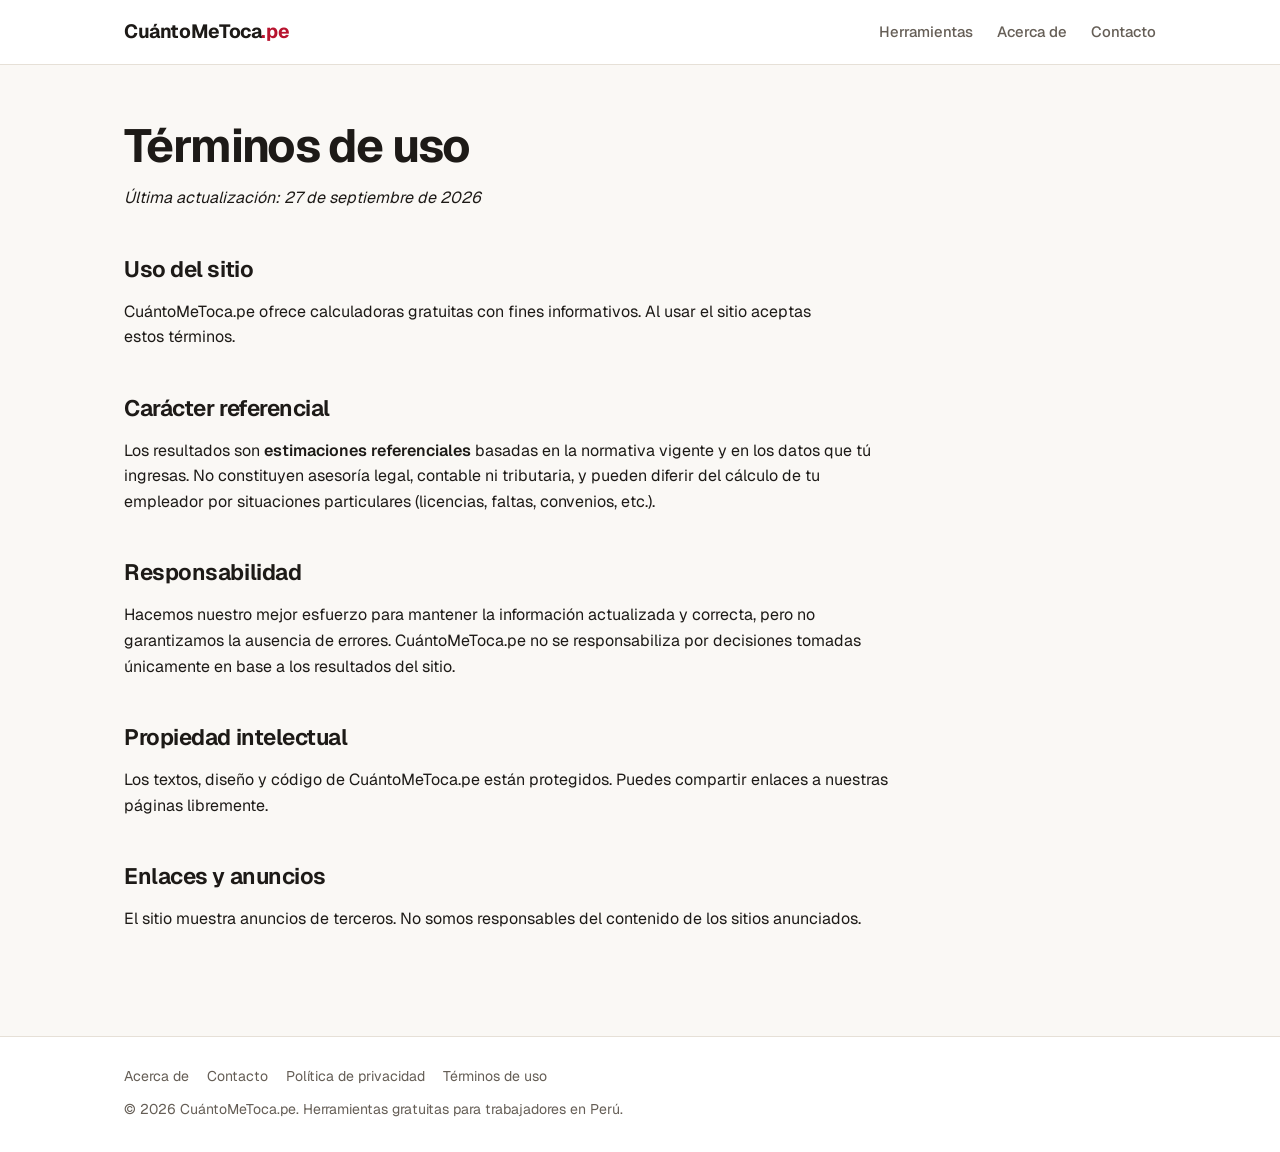
<file: terminos.html>
<!doctype html>
<html lang="es-PE">
<head>
  <meta charset="utf-8">
  <meta name="viewport" content="width=device-width, initial-scale=1">
  <title>Términos de uso | CuántoMeToca.pe</title>
  <meta name="description" content="Términos y condiciones de uso de las calculadoras de CuántoMeToca.pe.">
  <link rel="canonical" href="https://festrebillo.github.io/cuantometoca/terminos.html">
  <meta name="theme-color" content="#faf8f5" media="(prefers-color-scheme: light)">
  <meta name="theme-color" content="#161412" media="(prefers-color-scheme: dark)">
  <link rel="icon" href="favicon.svg" type="image/svg+xml">
  <meta property="og:type" content="website">
  <meta property="og:site_name" content="CuántoMeToca.pe">
  <meta property="og:locale" content="es_PE">
  <meta property="og:title" content="Términos de uso | CuántoMeToca.pe">
  <meta property="og:description" content="Términos y condiciones de uso de las calculadoras de CuántoMeToca.pe.">
  <meta property="og:url" content="https://festrebillo.github.io/cuantometoca/terminos.html">
  <meta property="og:image" content="https://festrebillo.github.io/cuantometoca/og-image.png">
  <meta name="twitter:card" content="summary_large_image">
  <link rel="preconnect" href="https://fonts.googleapis.com">
  <link rel="preconnect" href="https://fonts.gstatic.com" crossorigin>
  <link rel="stylesheet" href="https://fonts.googleapis.com/css2?family=Geist:wght@400..700&family=Geist+Mono:wght@500;600&display=swap">
  <link rel="stylesheet" href="css/styles.css">
</head>
<body>
  <a class="skip-link" href="#contenido">Saltar al contenido</a>
  <header class="site-header">
    <div class="wrap">
      <a class="logo" href="index.html">CuántoMeToca<span>.pe</span></a>
      <nav class="site-nav">
        <a href="index.html">Herramientas</a>
        <a href="acerca.html">Acerca de</a>
        <a href="contacto.html">Contacto</a>
      </nav>
    </div>
  </header>

  <main class="wrap" id="contenido">
    <article class="content">
      <h1>Términos de uso</h1>
      <p><em>Última actualización: 27 de septiembre de 2026</em></p>
      <h2>Uso del sitio</h2>
      <p>CuántoMeToca.pe ofrece calculadoras gratuitas con fines informativos. Al usar el sitio aceptas estos términos.</p>
      <h2>Carácter referencial</h2>
      <p>Los resultados son <strong>estimaciones referenciales</strong> basadas en la normativa vigente y en los datos que tú ingresas. No constituyen asesoría legal, contable ni tributaria, y pueden diferir del cálculo de tu empleador por situaciones particulares (licencias, faltas, convenios, etc.).</p>
      <h2>Responsabilidad</h2>
      <p>Hacemos nuestro mejor esfuerzo para mantener la información actualizada y correcta, pero no garantizamos la ausencia de errores. CuántoMeToca.pe no se responsabiliza por decisiones tomadas únicamente en base a los resultados del sitio.</p>
      <h2>Propiedad intelectual</h2>
      <p>Los textos, diseño y código de CuántoMeToca.pe están protegidos. Puedes compartir enlaces a nuestras páginas libremente.</p>
      <h2>Enlaces y anuncios</h2>
      <p>El sitio muestra anuncios de terceros. No somos responsables del contenido de los sitios anunciados.</p>
    </article>
  </main>

  <footer class="site-footer">
    <div class="wrap">
      <nav>
        <a href="acerca.html">Acerca de</a>
        <a href="contacto.html">Contacto</a>
        <a href="politica-privacidad.html">Política de privacidad</a>
        <a href="terminos.html">Términos de uso</a>
      </nav>
      <p>© <span data-year></span> CuántoMeToca.pe. Herramientas gratuitas para trabajadores en Perú.</p>
    </div>
  </footer>
  <script src="js/config.js"></script>
</body>
</html>
</file>
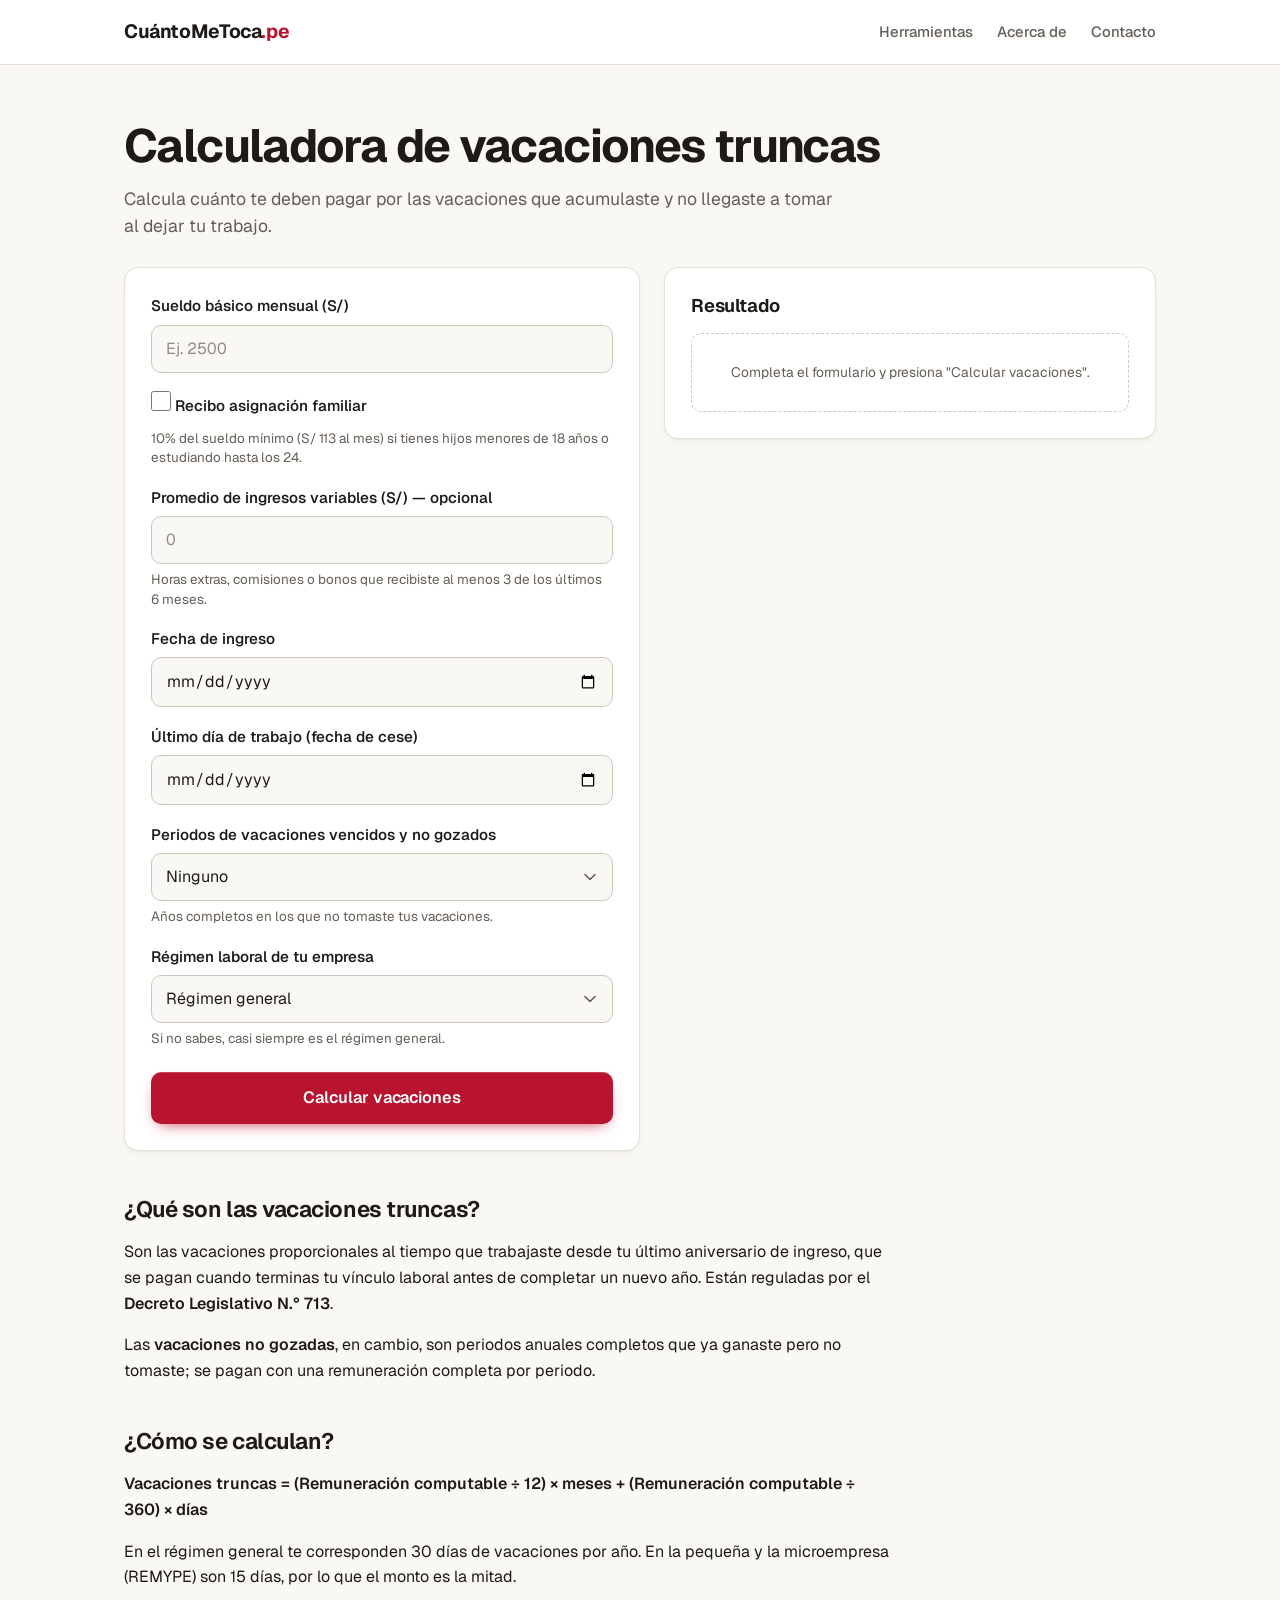
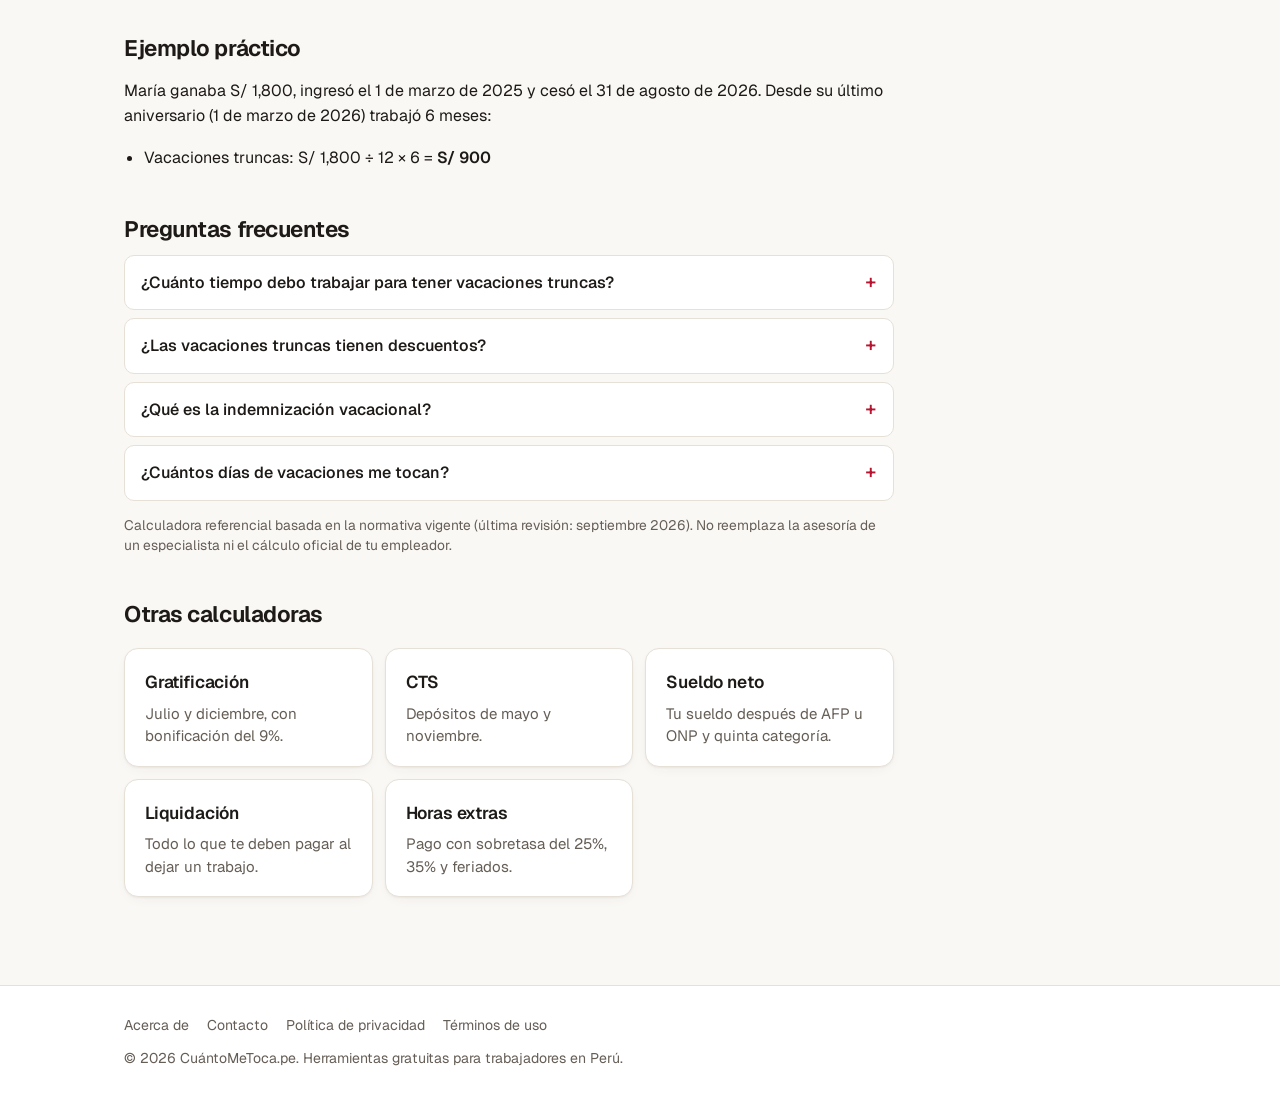
<file: vacaciones-truncas.html>
<!doctype html>
<html lang="es-PE">
<head>
  <meta charset="utf-8">
  <meta name="viewport" content="width=device-width, initial-scale=1">
  <title>Calculadora de Vacaciones Truncas 2026 Perú | CuántoMeToca.pe</title>
  <meta name="description" content="Calcula tus vacaciones truncas y no gozadas en Perú 2026 según el D. Leg. 713. Régimen general y REMYPE. Gratis y al instante.">
  <link rel="canonical" href="https://festrebillo.github.io/cuantometoca/vacaciones-truncas.html">
  <meta name="theme-color" content="#faf8f5" media="(prefers-color-scheme: light)">
  <meta name="theme-color" content="#161412" media="(prefers-color-scheme: dark)">
  <link rel="icon" href="favicon.svg" type="image/svg+xml">
  <meta property="og:type" content="website">
  <meta property="og:site_name" content="CuántoMeToca.pe">
  <meta property="og:locale" content="es_PE">
  <meta property="og:title" content="Calculadora de Vacaciones Truncas 2026 Perú | CuántoMeToca.pe">
  <meta property="og:description" content="Calcula tus vacaciones truncas y no gozadas en Perú 2026 según el D. Leg. 713. Régimen general y REMYPE. Gratis y al instante.">
  <meta property="og:url" content="https://festrebillo.github.io/cuantometoca/vacaciones-truncas.html">
  <meta property="og:image" content="https://festrebillo.github.io/cuantometoca/og-image.png">
  <meta name="twitter:card" content="summary_large_image">
  <link rel="preconnect" href="https://fonts.googleapis.com">
  <link rel="preconnect" href="https://fonts.gstatic.com" crossorigin>
  <link rel="stylesheet" href="https://fonts.googleapis.com/css2?family=Geist:wght@400..700&family=Geist+Mono:wght@500;600&display=swap">
  <link rel="stylesheet" href="css/styles.css">
  <!-- AdSense: pegar aquí el script cuando Google apruebe la cuenta (ver DOCUMENTACION.md) -->
  <script type="application/ld+json">
  {"@context": "https://schema.org", "@type": "FAQPage", "mainEntity": [{"@type": "Question", "name": "¿Cuánto tiempo debo trabajar para tener vacaciones truncas?", "acceptedAnswer": {"@type": "Answer", "text": "Al menos un mes de servicios. A partir de ahí se pagan de forma proporcional por meses y días."}}, {"@type": "Question", "name": "¿Las vacaciones truncas tienen descuentos?", "acceptedAnswer": {"@type": "Answer", "text": "Sí. Son remuneración, por lo que se les descuenta AFP u ONP y, si corresponde, impuesto a la renta."}}, {"@type": "Question", "name": "¿Qué es la indemnización vacacional?", "acceptedAnswer": {"@type": "Answer", "text": "Si no gozaste tus vacaciones dentro del año siguiente a haberlas ganado, además de pagarlas, el empleador debe darte una remuneración adicional como indemnización por ese periodo."}}, {"@type": "Question", "name": "¿Cuántos días de vacaciones me tocan?", "acceptedAnswer": {"@type": "Answer", "text": "30 días por año en el régimen general y 15 días en las pequeñas y microempresas inscritas en el REMYPE."}}]}
  </script>
</head>
<body>
  <a class="skip-link" href="#contenido">Saltar al contenido</a>
  <header class="site-header">
    <div class="wrap">
      <a class="logo" href="index.html">CuántoMeToca<span>.pe</span></a>
      <nav class="site-nav">
        <a href="index.html">Herramientas</a>
        <a href="acerca.html">Acerca de</a>
        <a href="contacto.html">Contacto</a>
      </nav>
    </div>
  </header>

  <main class="wrap" id="contenido">
    <h1>Calculadora de vacaciones truncas</h1>
    <p class="lead">Calcula cuánto te deben pagar por las vacaciones que acumulaste y no llegaste a tomar al dejar tu trabajo.</p>

    <div class="calc-layout">
      <form id="form-vac" class="card" novalidate>
        <div class="field">
          <label for="sueldo">Sueldo básico mensual (S/)</label>
          <input id="sueldo" type="number" min="0" step="0.01" inputmode="decimal" placeholder="Ej. 2500">
        </div>
        <div class="field">
          <label class="check"><input id="asignacion" type="checkbox"> Recibo asignación familiar</label>
          <small>10% del sueldo mínimo (S/ 113 al mes) si tienes hijos menores de 18 años o estudiando hasta los 24.</small>
        </div>
        <div class="field">
          <label for="variables">Promedio de ingresos variables (S/) — opcional</label>
          <input id="variables" type="number" min="0" step="0.01" inputmode="decimal" placeholder="0">
          <small>Horas extras, comisiones o bonos que recibiste al menos 3 de los últimos 6 meses.</small>
        </div>
        <div class="field">
          <label for="ingreso">Fecha de ingreso</label>
          <input id="ingreso" type="date">
        </div>
        <div class="field">
          <label for="cese">Último día de trabajo (fecha de cese)</label>
          <input id="cese" type="date">
        </div>
        <div class="field">
          <label for="pendientes">Periodos de vacaciones vencidos y no gozados</label>
          <select id="pendientes"><option value="0">Ninguno</option><option value="1">1 periodo</option><option value="2">2 periodos</option><option value="3">3 periodos</option></select>
          <small>Años completos en los que no tomaste tus vacaciones.</small>
        </div>
        <div class="field">
          <label for="regimen">Régimen laboral de tu empresa</label>
          <select id="regimen">
            <option value="general">Régimen general</option>
            <option value="pequena">Pequeña empresa (REMYPE)</option>
            <option value="micro">Microempresa (REMYPE)</option>
          </select>
          <small>Si no sabes, casi siempre es el régimen general.</small>
        </div>
        <button class="btn" type="submit">Calcular vacaciones</button>
      </form>

      <section class="card" aria-live="polite">
        <h2 class="card-title">Resultado</h2>
        <div id="resultado"><p class="note">Completa el formulario y presiona "Calcular vacaciones".</p></div>
      </section>
    </div>

    <div class="ad-slot"><!-- Bloque de anuncio AdSense --></div>

    <article class="content">
      <h2>¿Qué son las vacaciones truncas?</h2>
      <p>Son las vacaciones proporcionales al tiempo que trabajaste desde tu último aniversario de ingreso, que se pagan cuando terminas tu vínculo laboral antes de completar un nuevo año. Están reguladas por el <strong>Decreto Legislativo N.° 713</strong>.</p>
      <p>Las <strong>vacaciones no gozadas</strong>, en cambio, son periodos anuales completos que ya ganaste pero no tomaste; se pagan con una remuneración completa por periodo.</p>

      <h2>¿Cómo se calculan?</h2>
      <p><strong>Vacaciones truncas = (Remuneración computable ÷ 12) × meses + (Remuneración computable ÷ 360) × días</strong></p>
      <p>En el régimen general te corresponden 30 días de vacaciones por año. En la pequeña y la microempresa (REMYPE) son 15 días, por lo que el monto es la mitad.</p>

      <h2>Ejemplo práctico</h2>
      <p>María ganaba S/ 1,800, ingresó el 1 de marzo de 2025 y cesó el 31 de agosto de 2026. Desde su último aniversario (1 de marzo de 2026) trabajó 6 meses:</p>
      <ul><li>Vacaciones truncas: S/ 1,800 ÷ 12 × 6 = <strong>S/ 900</strong></li></ul>

      <h2>Preguntas frecuentes</h2>
      <details>
        <summary>¿Cuánto tiempo debo trabajar para tener vacaciones truncas?</summary>
        <p>Al menos un mes de servicios. A partir de ahí se pagan de forma proporcional por meses y días.</p>
      </details>
      <details>
        <summary>¿Las vacaciones truncas tienen descuentos?</summary>
        <p>Sí. Son remuneración, por lo que se les descuenta AFP u ONP y, si corresponde, impuesto a la renta.</p>
      </details>
      <details>
        <summary>¿Qué es la indemnización vacacional?</summary>
        <p>Si no gozaste tus vacaciones dentro del año siguiente a haberlas ganado, además de pagarlas, el empleador debe darte una remuneración adicional como indemnización por ese periodo.</p>
      </details>
      <details>
        <summary>¿Cuántos días de vacaciones me tocan?</summary>
        <p>30 días por año en el régimen general y 15 días en las pequeñas y microempresas inscritas en el REMYPE.</p>
      </details>

      <p class="note">Calculadora referencial basada en la normativa vigente (última revisión: <span id="ultima-revision"></span>). No reemplaza la asesoría de un especialista ni el cálculo oficial de tu empleador.</p>

      <h2>Otras calculadoras</h2>
      <div class="tools"><a class="tool" href="gratificacion.html"><h3>Gratificación</h3><p>Julio y diciembre, con bonificación del 9%.</p></a><a class="tool" href="cts.html"><h3>CTS</h3><p>Depósitos de mayo y noviembre.</p></a><a class="tool" href="sueldo-neto.html"><h3>Sueldo neto</h3><p>Tu sueldo después de AFP u ONP y quinta categoría.</p></a><a class="tool" href="liquidacion.html"><h3>Liquidación</h3><p>Todo lo que te deben pagar al dejar un trabajo.</p></a><a class="tool" href="horas-extras.html"><h3>Horas extras</h3><p>Pago con sobretasa del 25%, 35% y feriados.</p></a></div>
    </article>
  </main>

  <footer class="site-footer">
    <div class="wrap">
      <nav>
        <a href="acerca.html">Acerca de</a>
        <a href="contacto.html">Contacto</a>
        <a href="politica-privacidad.html">Política de privacidad</a>
        <a href="terminos.html">Términos de uso</a>
      </nav>
      <p>© <span data-year></span> CuántoMeToca.pe. Herramientas gratuitas para trabajadores en Perú.</p>
    </div>
  </footer>

  <script src="js/config.js"></script>
  <script src="js/laboral.js"></script>
  <script src="js/vacaciones.js"></script>
</body>
</html>
</file>
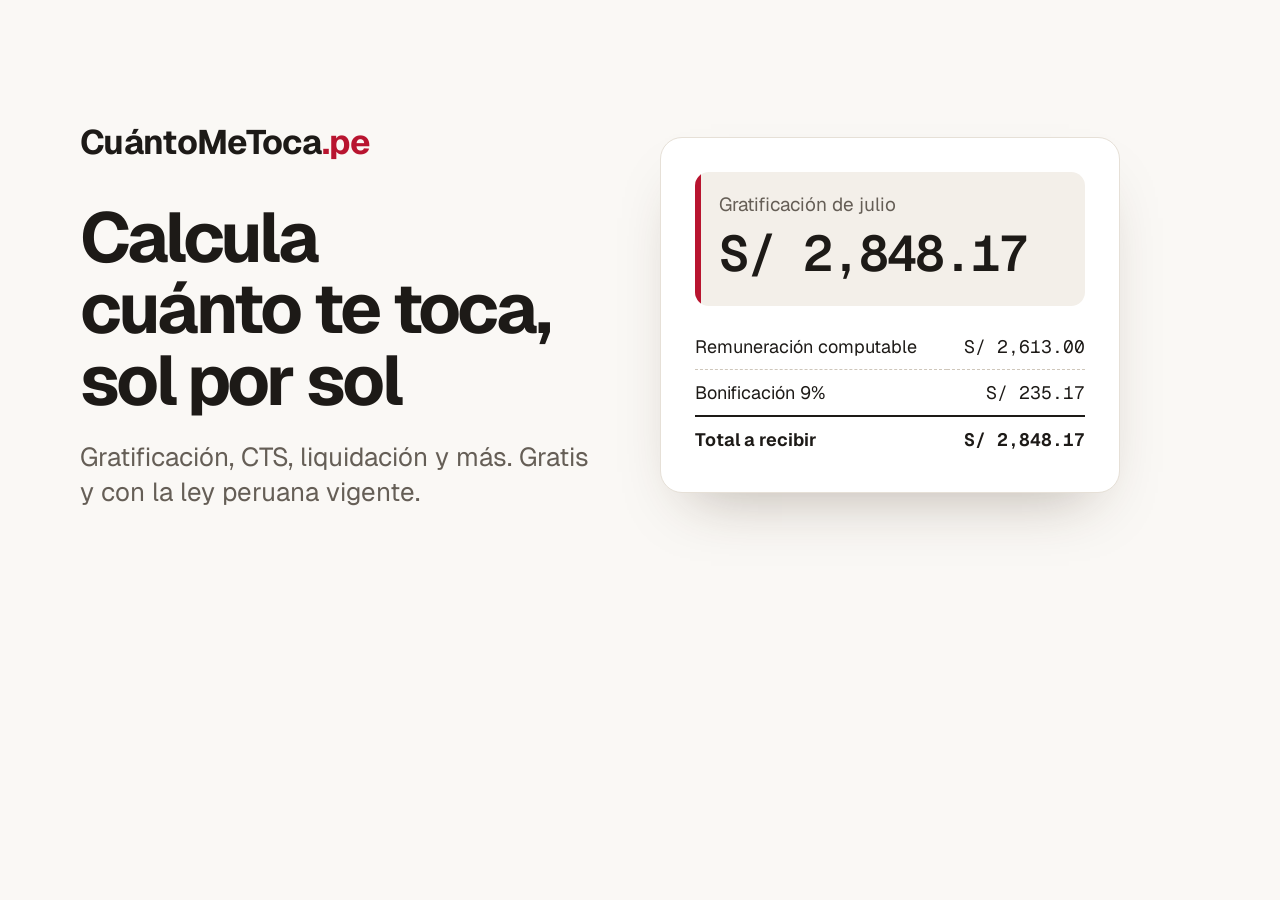
<file: recursos/og-image.html>
<!doctype html><html><head><meta charset="utf-8">
<link rel="stylesheet" href="https://fonts.googleapis.com/css2?family=Geist:wght@400..700&family=Geist+Mono:wght@500;600&display=swap">
<style>
html,body{margin:0;width:1200px;height:630px;overflow:hidden}
body{background:#faf8f5;color:#1d1a17;font-family:Geist,system-ui,sans-serif;display:grid;grid-template-columns:1fr 460px;gap:56px;padding:72px 80px;box-sizing:border-box;align-items:center}
.logo{color:#1d1a17;font-weight:700;font-size:34px;letter-spacing:-.02em;margin:0 0 36px}.logo span{color:#b8142f}
h1{text-wrap:balance;font-size:70px;line-height:1.02;letter-spacing:-.045em;margin:0 0 24px;font-weight:700}
p{font-size:26px;color:#655e56;margin:0;line-height:1.35}
.boleta{background:#fff;border:1px solid #e6e0d7;border-radius:22px;padding:34px 34px 30px;box-shadow:0 30px 60px -30px rgba(60,40,20,.35)}
.tot{background:#f3efe9;border-radius:14px;padding:20px 24px;position:relative;overflow:hidden;color:#655e56;font-size:19px}
.tot:before{content:"";position:absolute;inset:0 auto 0 0;width:6px;background:#b8142f}
.tot b{display:block;font-family:"Geist Mono",monospace;font-size:50px;letter-spacing:-.04em;color:#1d1a17;font-weight:600;margin-top:4px}
table{width:100%;border-collapse:collapse;margin-top:18px;font-size:18px}
td{padding:11px 0;border-bottom:1.5px dashed #cfc7bb}td:last-child{text-align:right;font-family:"Geist Mono",monospace}
tr:last-child td{border-bottom:0;border-top:2.5px solid #1d1a17;font-weight:650}
</style></head><body>
<div><p class="logo">CuántoMeToca<span>.pe</span></p><h1>Calcula cuánto te toca, sol por sol</h1><p>Gratificación, CTS, liquidación y más. Gratis y con la ley peruana vigente.</p></div>
<div class="boleta"><div class="tot">Gratificación de julio<b>S/ 2,848.17</b></div>
<table><tr><td>Remuneración computable</td><td>S/ 2,613.00</td></tr><tr><td>Bonificación 9%</td><td>S/ 235.17</td></tr><tr><td>Total a recibir</td><td>S/ 2,848.17</td></tr></table></div>
</body></html>
</file>
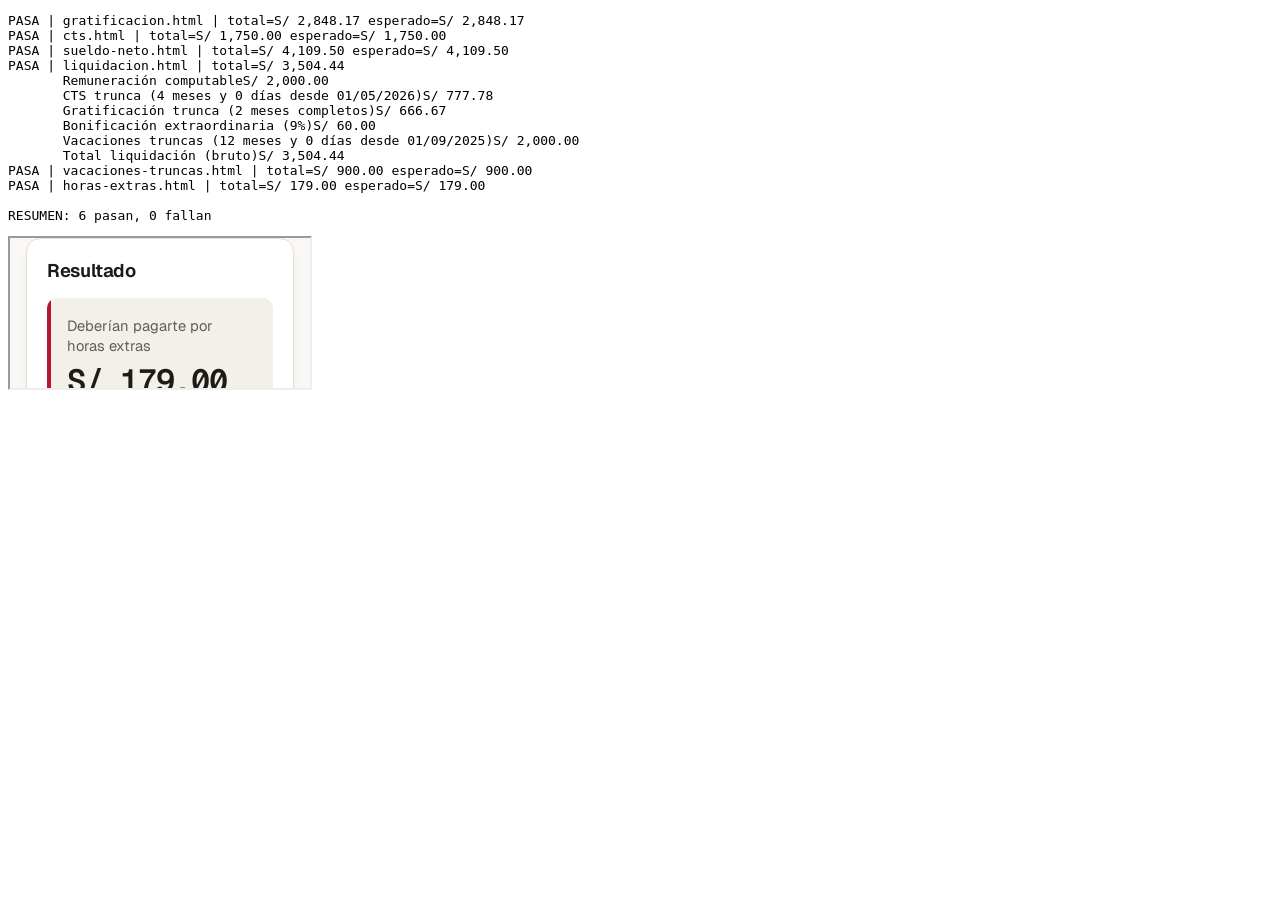
<file: tests/paginas.html>
<!doctype html>
<html lang="es">
<head><meta charset="utf-8"><title>Pruebas de páginas CuántoMeToca.pe</title></head>
<body>
<!-- Abre cada calculadora, llena el formulario, lo envía y muestra el total que aparece.
     msedge --headless --allow-file-access-from-files --virtual-time-budget=15000 --dump-dom ".../tests/paginas.html" -->
<pre id="salida"></pre>
<script>
const casos = [
  { pagina: "gratificacion.html", form: "form-grati", campos: { sueldo: 2500, asignacion: true }, esperado: "S/ 2,848.17" },
  { pagina: "cts.html", form: "form-cts", campos: { sueldo: 3000 }, esperado: "S/ 1,750.00" },
  { pagina: "sueldo-neto.html", form: "form-neto", campos: { sueldo: 5000, sistema: "onp" }, esperado: "S/ 4,109.50" },
  { pagina: "liquidacion.html", form: "form-liq", campos: { sueldo: 2000, ingreso: "2024-09-01", cese: "2026-08-31" }, esperado: null },
  { pagina: "vacaciones-truncas.html", form: "form-vac", campos: { sueldo: 1800, ingreso: "2025-03-01", cese: "2026-08-31" }, esperado: "S/ 900.00" },
  { pagina: "horas-extras.html", form: "form-he", campos: { sueldo: 2400, h25: 10, h35: 4 }, esperado: "S/ 179.00" }
];
const salida = [];
const frame = document.createElement("iframe");
document.body.appendChild(frame);

function correr(i) {
  if (i >= casos.length) {
    const f = salida.filter(s => s.startsWith("FALLA")).length;
    document.getElementById("salida").textContent = salida.join("\n") + `\n\nRESUMEN: ${salida.filter(s => s.startsWith("PASA")).length} pasan, ${f} fallan`;
    return;
  }
  const c = casos[i];
  frame.onload = () => {
    try {
      const d = frame.contentDocument;
      for (const [id, v] of Object.entries(c.campos)) {
        const el = d.getElementById(id);
        if (el.type === "checkbox") el.checked = v; else el.value = v;
        el.dispatchEvent(new Event("change"));
      }
      d.getElementById(c.form).dispatchEvent(new Event("submit", { cancelable: true }));
      const total = d.querySelector("#resultado .amount");
      const txt = total ? total.textContent.replace(/ /g, " ") : "(sin resultado) " + d.getElementById("resultado").textContent.slice(0, 120);
      const pasa = total && (c.esperado === null || txt === c.esperado);
      salida.push(`${pasa ? "PASA" : "FALLA"} | ${c.pagina} | total=${txt}${c.esperado ? " esperado=" + c.esperado : ""}`);
      if (c.pagina === "liquidacion.html" && total) {
        d.querySelectorAll("#resultado tr").forEach(tr => salida.push("       " + tr.textContent.replace(/\s+/g, " ").trim()));
      }
    } catch (e) {
      salida.push(`FALLA | ${c.pagina} | error: ${e.message}`);
    }
    correr(i + 1);
  };
  frame.src = "../" + c.pagina;
}
correr(0);
</script>
</body>
</html>
</file>
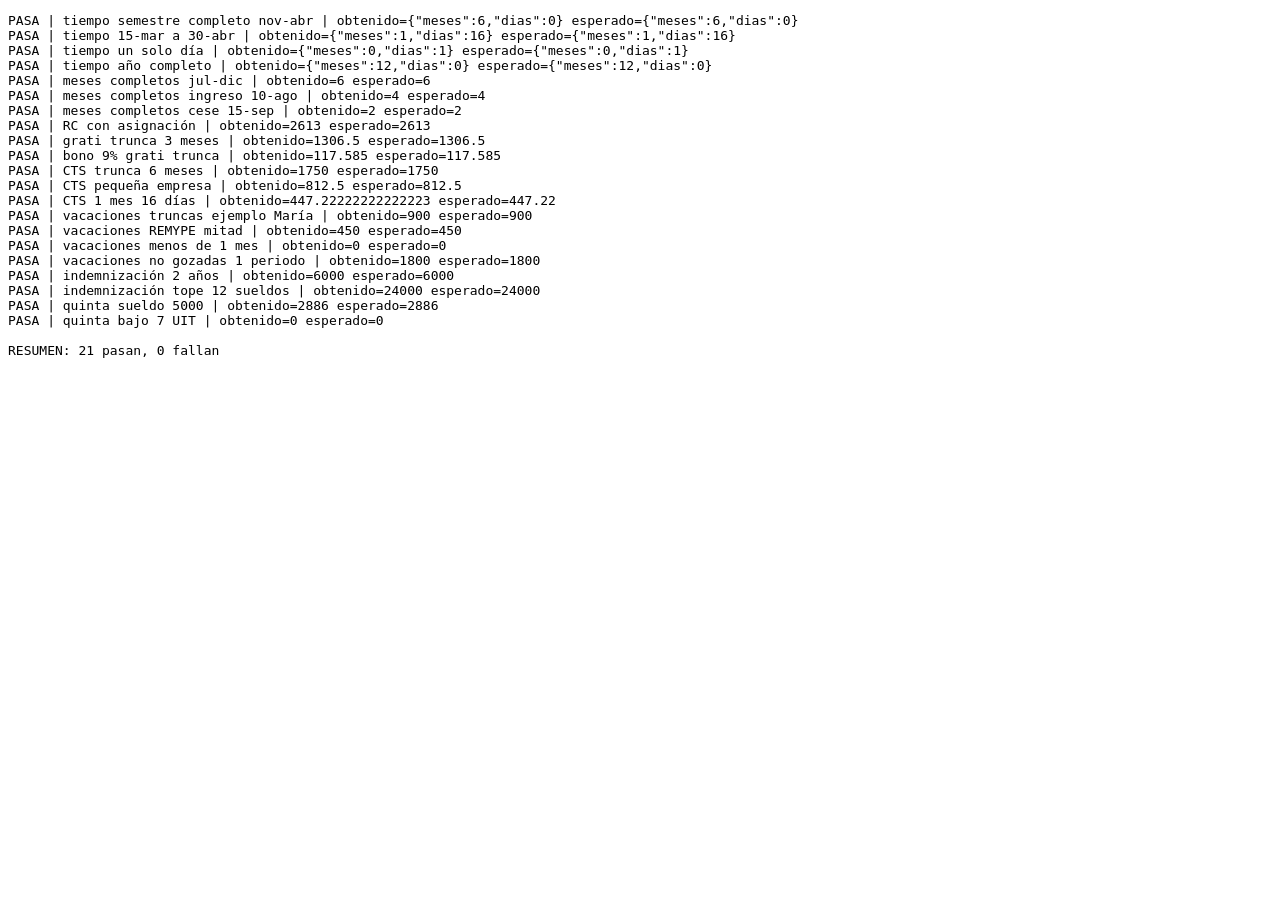
<file: tests/pruebas.html>
<!doctype html>
<html lang="es">
<head><meta charset="utf-8"><title>Pruebas CuántoMeToca.pe</title></head>
<body>
<!-- Pruebas de las fórmulas. Abrir en el navegador o ejecutar:
     msedge --headless --disable-gpu --dump-dom "file:///.../tests/pruebas.html" -->
<pre id="salida"></pre>
<script src="../js/config.js"></script>
<script src="../js/laboral.js"></script>
<script>
const res = [];
const F = parseFecha;
function ok(nombre, obtenido, esperado, tol = 0.01) {
  const pasa = typeof esperado === "number" ? Math.abs(obtenido - esperado) <= tol : JSON.stringify(obtenido) === JSON.stringify(esperado);
  res.push(`${pasa ? "PASA" : "FALLA"} | ${nombre} | obtenido=${JSON.stringify(obtenido)} esperado=${JSON.stringify(esperado)}`);
}

// Fechas
ok("tiempo semestre completo nov-abr", tiempoEntre(F("2025-11-01"), F("2026-04-30")), { meses: 6, dias: 0 });
ok("tiempo 15-mar a 30-abr", tiempoEntre(F("2026-03-15"), F("2026-04-30")), { meses: 1, dias: 16 });
ok("tiempo un solo día", tiempoEntre(F("2026-09-10"), F("2026-09-10")), { meses: 0, dias: 1 });
ok("tiempo año completo", tiempoEntre(F("2025-03-01"), F("2026-02-28")), { meses: 12, dias: 0 });
ok("meses completos jul-dic", mesesCompletos(F("2026-07-01"), F("2026-12-31")), 6);
ok("meses completos ingreso 10-ago", mesesCompletos(F("2026-08-10"), F("2026-12-31")), 4);
ok("meses completos cese 15-sep", mesesCompletos(F("2026-07-01"), F("2026-09-15")), 2);

// Remuneración computable
ok("RC con asignación", remuneracionComputable(2500, true, 0).rc, 2613);

// Gratificación trunca: cese 30-sep, semestre jul-sep = 3 meses, RC 2613
const g = gratiTrunca({ rc: 2613, ingreso: F("2020-01-01"), cese: F("2026-09-30"), regimen: "general", seguro: "essalud" });
ok("grati trunca 3 meses", g.grati, 1306.50);
ok("bono 9% grati trunca", g.bono, 117.585);

// CTS trunca: cese 31-oct, periodo 1-may a 31-oct = 6 meses, RC 3000 -> RC_cts 3500 -> 1750
ok("CTS trunca 6 meses", ctsTrunca({ rc: 3000, ingreso: F("2020-01-01"), cese: F("2026-10-31"), regimen: "general" }).monto, 1750);
// CTS pequeña empresa: RC 3000 + (1500/6)=3250 -> /12*6 = 1625 * 0.5 = 812.50
ok("CTS pequeña empresa", ctsTrunca({ rc: 3000, ingreso: F("2020-01-01"), cese: F("2026-10-31"), regimen: "pequena" }).monto, 812.50);
// CTS 1 mes y 16 días: RC_cts 3500 -> 3500/12 + 3500/360*16 = 291.667 + 155.556 = 447.22
ok("CTS 1 mes 16 días", ctsTrunca({ rc: 3000, ingreso: F("2026-03-15"), cese: F("2026-04-30"), regimen: "general" }).monto, 447.22);

// Vacaciones truncas (ejemplo de la página): 1800, ingreso 1-mar-2025, cese 31-ago-2026 -> 900
ok("vacaciones truncas ejemplo María", vacacionesTruncas({ rc: 1800, ingreso: F("2025-03-01"), cese: F("2026-08-31"), regimen: "general", pendientes: 0 }).truncas, 900);
ok("vacaciones REMYPE mitad", vacacionesTruncas({ rc: 1800, ingreso: F("2025-03-01"), cese: F("2026-08-31"), regimen: "pequena", pendientes: 0 }).truncas, 450);
ok("vacaciones menos de 1 mes", vacacionesTruncas({ rc: 1800, ingreso: F("2026-08-10"), cese: F("2026-08-31"), regimen: "general", pendientes: 0 }).truncas, 0);
ok("vacaciones no gozadas 1 periodo", vacacionesTruncas({ rc: 1800, ingreso: F("2025-03-01"), cese: F("2026-08-31"), regimen: "general", pendientes: 1 }).noGozadas, 1800);

// Indemnización: 2 años exactos, RC 2000 -> 1.5*2000*2 = 6000; 10 años -> tope 12 sueldos = 24000
ok("indemnización 2 años", indemnizacion({ rc: 2000, ingreso: F("2024-09-01"), cese: F("2026-08-31"), regimen: "general" }).monto, 6000);
ok("indemnización tope 12 sueldos", indemnizacion({ rc: 2000, ingreso: F("2016-09-01"), cese: F("2026-08-31"), regimen: "general" }).monto, 24000);

// Quinta categoría: sueldo 5000 -> anual 5000*14 + 9% de 10000 = 70900; neta 32400
// 27500*8% = 2200 + 4900*14% = 686 -> 2886
ok("quinta sueldo 5000", impuestoQuinta(70900).impuesto, 2886);
ok("quinta bajo 7 UIT", impuestoQuinta(30000).impuesto, 0);

const fallas = res.filter(r => r.startsWith("FALLA")).length;
document.getElementById("salida").textContent = res.join("\n") + `\n\nRESUMEN: ${res.length - fallas} pasan, ${fallas} fallan`;
</script>
</body>
</html>
</file>
<file: css/styles.css>
/* CuántoMeToca.pe - estilos compartidos por todas las páginas
   Dirección visual: claro y confiable, como una boleta de pago bien hecha.
   Un solo color de acento (rojo Perú), grises cálidos y montos en fuente monoespaciada. */
:root {
  color-scheme: light dark;
  --bg: #faf8f5;
  --surface: #ffffff;
  --surface-2: #f3efe9;
  --text: #1d1a17;
  --muted: #655e56;
  --border: #e6e0d7;
  --border-strong: #cfc7bb;
  --primary: #b8142f;          /* rojo Perú, un poco menos saturado que el de la bandera */
  --primary-hover: #99102a;
  --primary-soft: #fbeaec;
  --ring: rgba(184, 20, 47, .22);
  --shadow: 0 1px 2px rgba(60, 40, 20, .05), 0 4px 16px -8px rgba(60, 40, 20, .12);
  --shadow-hover: 0 2px 4px rgba(60, 40, 20, .06), 0 12px 28px -12px rgba(60, 40, 20, .22);
  --chevron: url("data:image/svg+xml,%3Csvg xmlns='http://www.w3.org/2000/svg' width='12' height='8' fill='none' stroke='%23655e56' stroke-width='1.6' stroke-linecap='round' stroke-linejoin='round'%3E%3Cpath d='M1 1.5l5 5 5-5'/%3E%3C/svg%3E");

  --font: "Geist", system-ui, -apple-system, "Segoe UI", Roboto, sans-serif;
  --mono: "Geist Mono", ui-monospace, "SFMono-Regular", Consolas, monospace;
  --radius: 14px;
  --radius-sm: 10px;
  --max: 1080px;
  --ease-out: cubic-bezier(0.23, 1, 0.32, 1);
}

@media (prefers-color-scheme: dark) {
  :root:not([data-theme="light"]) {
    --bg: #161412;
    --surface: #1f1c19;
    --surface-2: #28241f;
    --text: #efebe6;
    --muted: #a59d93;
    --border: #332e28;
    --border-strong: #4a433b;
    --primary: #ff6b7d;
    --primary-hover: #ff8b99;
    --primary-soft: #3a1d22;
    --ring: rgba(255, 107, 125, .28);
    --shadow: none;
    --shadow-hover: 0 12px 28px -14px rgba(0, 0, 0, .6);
    --chevron: url("data:image/svg+xml,%3Csvg xmlns='http://www.w3.org/2000/svg' width='12' height='8' fill='none' stroke='%23a59d93' stroke-width='1.6' stroke-linecap='round' stroke-linejoin='round'%3E%3Cpath d='M1 1.5l5 5 5-5'/%3E%3C/svg%3E");
  }
}
:root[data-theme="light"] { color-scheme: light; }

* { box-sizing: border-box; }
html { -webkit-text-size-adjust: 100%; }
@media (prefers-reduced-motion: no-preference) { html { scroll-behavior: smooth; } }

body {
  margin: 0;
  background: var(--bg);
  color: var(--text);
  font-family: var(--font);
  font-size: 1rem;
  line-height: 1.6;
  -webkit-font-smoothing: antialiased;
}

a { color: var(--primary); text-underline-offset: .18em; text-decoration-thickness: 1px; }
a:hover { color: var(--primary-hover); }
:focus-visible { outline: 2px solid var(--primary); outline-offset: 2px; border-radius: 4px; }

.wrap { max-width: var(--max); margin: 0 auto; padding: 0 16px; }
@media (min-width: 640px) { .wrap { padding: 0 24px; } }

/* Enlace para saltar al contenido (teclado y lectores de pantalla) */
.skip-link {
  position: absolute; left: 12px; top: -48px; z-index: 10;
  background: var(--text); color: var(--bg); padding: 8px 14px; border-radius: 8px;
  font-weight: 600; text-decoration: none; transition: top 150ms var(--ease-out);
}
.skip-link:focus { top: 12px; color: var(--bg); }

/* Encabezado */
.site-header { background: var(--surface); border-bottom: 1px solid var(--border); }
.site-header .wrap {
  display: flex; align-items: center; justify-content: space-between;
  gap: 8px 20px; flex-wrap: wrap; padding-top: 14px; padding-bottom: 14px;
}
.logo {
  font-weight: 700; font-size: 1.2rem; letter-spacing: -.02em;
  text-decoration: none; color: var(--text);
}
.logo span { color: var(--primary); }
.logo:hover { color: var(--text); }
.site-nav { display: flex; gap: 4px; flex-wrap: wrap; margin-right: -10px; }
.site-nav a {
  text-decoration: none; color: var(--muted); font-size: .93rem; font-weight: 500;
  padding: 6px 10px; border-radius: 8px;
  transition: color 150ms ease, background-color 150ms ease;
}
.site-nav a:hover { color: var(--text); background: var(--surface-2); }
.site-nav a[aria-current="page"] { color: var(--text); background: var(--surface-2); }

main.wrap { padding-top: 32px; padding-bottom: 64px; }
@media (min-width: 820px) { main.wrap { padding-top: 56px; padding-bottom: 88px; } }

/* Tipografía */
h1, h2, h3 { text-wrap: balance; }
p, li, small { text-wrap: pretty; }
h1 {
  font-size: clamp(1.85rem, 5.2vw, 2.9rem); line-height: 1.08; letter-spacing: -.035em;
  font-weight: 700; margin: 0 0 14px;
}
h2 { font-size: 1.4rem; line-height: 1.25; letter-spacing: -.02em; font-weight: 650; margin: 44px 0 12px; }
h3 { letter-spacing: -.01em; font-weight: 600; }
.lead { color: var(--muted); font-size: 1.1rem; line-height: 1.55; margin: 0; max-width: 60ch; }
strong { font-weight: 600; }

/* Portada */
.hero { padding-bottom: 8px; }
.eyebrow { margin: 0 0 16px; font-size: .85rem; font-weight: 500; color: var(--muted); }
.eyebrow::before {
  content: ""; display: inline-block; vertical-align: .1em; margin: 0 10px 0 4px;
  width: 7px; height: 7px; border-radius: 50%; background: var(--primary);
  box-shadow: 0 0 0 4px var(--primary-soft);
}
.hero h1 { max-width: 16ch; }
.facts {
  display: flex; flex-wrap: wrap; gap: 8px; list-style: none; padding: 0; margin: 24px 0 0;
}
.facts li {
  font-size: .85rem; color: var(--muted); background: var(--surface);
  border: 1px solid var(--border); border-radius: 8px; padding: 5px 10px;
}
.facts b { font-family: var(--mono); font-weight: 500; color: var(--text); font-variant-numeric: tabular-nums; }

/* Tarjetas de herramientas */
.tools {
  display: grid; gap: 12px;
  grid-template-columns: repeat(auto-fill, minmax(230px, 1fr));
  margin-top: 20px;
}
.tools--home { margin-top: 40px; }
@media (min-width: 820px) {
  .tools--home { grid-template-columns: repeat(3, 1fr); gap: 14px; }
  .tools--home .tool--featured { grid-column: span 2; grid-row: span 2; padding: 28px; }
}
.tool-sample {
  display: none; margin-top: 20px; padding: 14px 16px; border-radius: var(--radius-sm);
  background: var(--surface); border: 1px dashed var(--border-strong);
  font-size: .82rem; color: var(--muted);
}
.tool-sample b {
  display: block; margin-top: 2px; color: var(--text);
  font-family: var(--mono); font-size: 1.9rem; font-weight: 600; letter-spacing: -.04em;
  font-variant-numeric: tabular-nums;
}
@media (min-width: 820px) { .tools--home .tool-sample { display: block; } }
.tool {
  position: relative; display: flex; flex-direction: column; gap: 6px;
  background: var(--surface); border: 1px solid var(--border);
  border-radius: var(--radius); padding: 20px 20px 18px; text-decoration: none;
  color: var(--text); box-shadow: var(--shadow);
  transition: transform 220ms var(--ease-out), box-shadow 220ms var(--ease-out), border-color 150ms ease;
}
.tool h3 { margin: 0; font-size: 1.08rem; }
.tool p { margin: 0; color: var(--muted); font-size: .94rem; line-height: 1.5; }
.tool-meta {
  margin-top: auto; padding-top: 12px; display: flex; justify-content: space-between; align-items: center;
  font-size: .8rem; color: var(--muted); font-weight: 500;
}
.tool-meta::after {
  content: "→"; color: var(--primary); font-size: 1rem;
  transition: transform 220ms var(--ease-out);
}
.tool--featured { background: linear-gradient(180deg, var(--primary-soft), var(--surface) 70%); }
.tool--featured h3 { font-size: 1.3rem; }
.tag {
  align-self: flex-start; font-size: .72rem; font-weight: 600; letter-spacing: .02em;
  padding: 2px 8px; border-radius: 6px; background: var(--primary); color: #fff;
}
@media (hover: hover) and (pointer: fine) {
  a.tool:hover { color: var(--text); border-color: var(--border-strong); box-shadow: var(--shadow-hover); transform: translateY(-2px); }
  a.tool:hover .tool-meta::after { transform: translateX(3px); }
}
a.tool:active { transform: scale(.99); }

/* Calculadora */
.calc-layout { display: grid; gap: 16px; grid-template-columns: 1fr; margin-top: 28px; }
@media (min-width: 820px) {
  .calc-layout { grid-template-columns: 1.05fr 1fr; gap: 24px; align-items: start; }
}
.card {
  background: var(--surface); border: 1px solid var(--border);
  border-radius: var(--radius); padding: 20px; box-shadow: var(--shadow);
}
@media (min-width: 640px) { .card { padding: 26px; } }
.card-title { margin: 0 0 16px; font-size: 1.15rem; }

.field { margin-bottom: 18px; }
.field label { display: block; font-weight: 550; font-size: .95rem; margin-bottom: 6px; }
.field small { display: block; color: var(--muted); font-size: .84rem; line-height: 1.45; margin-top: 6px; }
.field-row { display: flex; gap: 8px; }

input[type="number"], input[type="date"], select {
  width: 100%; min-height: 48px; padding: 10px 14px;
  font: inherit; font-size: 1rem;          /* 16px evita el zoom automático en iPhone */
  color: var(--text); background: var(--bg);
  border: 1px solid var(--border-strong); border-radius: var(--radius-sm);
  transition: border-color 150ms ease, box-shadow 150ms ease, background-color 150ms ease;
}
input[type="number"] { font-family: var(--mono); font-variant-numeric: tabular-nums; }
input::placeholder { color: var(--muted); opacity: .7; font-family: var(--font); }
select {
  appearance: none; -webkit-appearance: none; cursor: pointer;
  padding-right: 40px; background-image: var(--chevron);
  background-repeat: no-repeat; background-position: right 16px center;
}
@media (hover: hover) {
  input[type="number"]:hover, input[type="date"]:hover, select:hover { border-color: var(--muted); }
}
input:focus, select:focus { outline: none; }
input[type="number"]:focus-visible, input[type="date"]:focus-visible, select:focus-visible,
input[type="number"]:focus, input[type="date"]:focus, select:focus {
  border-color: var(--primary); box-shadow: 0 0 0 4px var(--ring); background: var(--surface);
}
.check { display: flex; align-items: center; gap: 10px; font-weight: 550; cursor: pointer; min-height: 32px; }
.check input { width: 20px; height: 20px; margin: 0; accent-color: var(--primary); cursor: pointer; flex-shrink: 0; }
.check input:focus-visible { outline: 2px solid var(--primary); outline-offset: 2px; }

.btn {
  display: inline-flex; align-items: center; justify-content: center; width: 100%;
  min-height: 52px; padding: 12px 18px; margin-top: 6px;
  font: inherit; font-size: 1.02rem; font-weight: 600; letter-spacing: -.005em;
  border: 0; border-radius: var(--radius-sm); background: var(--primary); color: #fff; cursor: pointer;
  box-shadow: 0 1px 0 rgba(255, 255, 255, .18) inset, 0 6px 16px -8px var(--primary);
  transition: background-color 150ms ease, transform 140ms var(--ease-out);
}
.btn:hover { background: var(--primary-hover); }
.btn:active { transform: scale(.98); }
/* En oscuro el rojo es claro: texto oscuro para mantener el contraste */
@media (prefers-color-scheme: dark) {
  :root:not([data-theme="light"]) .btn,
  :root:not([data-theme="light"]) .tag { color: #1d0a0e; }
}

/* Resultado: se lee como una boleta */
.result-total {
  position: relative; overflow: hidden;
  background: var(--surface-2); color: var(--muted);
  border-radius: var(--radius-sm); padding: 18px 20px 20px; margin-bottom: 18px;
  font-size: .92rem; line-height: 1.4;
}
.result-total::before {
  content: ""; position: absolute; inset: 0 auto 0 0; width: 4px; background: var(--primary);
}
.result-total .amount {
  display: block; margin: 6px 0 4px; color: var(--text);
  font-family: var(--mono); font-size: clamp(2rem, 8vw, 2.6rem); font-weight: 600;
  letter-spacing: -.04em; line-height: 1.1; font-variant-numeric: tabular-nums;
}
.breakdown { width: 100%; border-collapse: collapse; font-size: .93rem; }
.breakdown td { padding: 9px 0; border-bottom: 1px dashed var(--border-strong); vertical-align: top; }
.breakdown td:first-child { padding-right: 12px; }
.breakdown td:last-child {
  text-align: right; white-space: nowrap;
  font-family: var(--mono); font-size: .9rem; font-variant-numeric: tabular-nums;
}
.breakdown tr:last-child td { border-bottom: 0; }
.breakdown tr.total td {
  font-weight: 650; font-size: 1rem; padding-top: 12px;
  border-top: 2px solid var(--text); border-bottom: 0;
}
.breakdown tr.total td:last-child { font-size: 1rem; }
.note { font-size: .86rem; color: var(--muted); line-height: 1.5; }
#resultado > .note:only-child {
  margin: 0; padding: 28px 16px; text-align: center;
  border: 1px dashed var(--border-strong); border-radius: var(--radius-sm);
}
.alert {
  background: var(--primary-soft); color: var(--text); margin: 0;
  border-left: 4px solid var(--primary); padding: 14px 16px; border-radius: 8px;
}

/* Aparición del resultado al calcular (config.js añade .is-new) */
@keyframes rise { from { opacity: 0; transform: translateY(6px); } to { opacity: 1; transform: none; } }
@keyframes fade { from { opacity: 0; } to { opacity: 1; } }
#resultado.is-new > * { animation: rise 280ms var(--ease-out) both; }
#resultado.is-new > *:nth-child(2) { animation-delay: 50ms; }
#resultado.is-new > *:nth-child(n+3) { animation-delay: 100ms; }
@media (prefers-reduced-motion: reduce) {
  #resultado.is-new > * { animation: fade 200ms ease both; animation-delay: 0ms !important; }
  .tool, .btn, .skip-link { transition: none; }
  a.tool:hover { transform: none; }
}

/* Espacio reservado para anuncios (AdSense) */
.ad-slot { margin: 32px 0; min-height: 0; }

/* Contenido de texto (guías, legales) */
.content { max-width: 70ch; }
.content h1 + p, .content h1 + .lead { margin-top: 0; }
.content ul, .content ol { padding-left: 1.25em; }
.content li { margin-bottom: 4px; }
.content table { border-collapse: collapse; width: 100%; margin: 16px 0; font-size: .93rem; }
.content th, .content td { border-bottom: 1px solid var(--border); padding: 10px 12px 10px 0; text-align: left; vertical-align: top; }
.content th { font-weight: 600; font-size: .85rem; color: var(--muted); border-bottom-color: var(--border-strong); }

details {
  background: var(--surface); border: 1px solid var(--border); border-radius: var(--radius-sm);
  margin-bottom: 8px; transition: border-color 150ms ease;
}
details[open] { border-color: var(--border-strong); }
summary {
  cursor: pointer; font-weight: 550; list-style: none;
  display: flex; justify-content: space-between; align-items: flex-start; gap: 16px;
  padding: 14px 16px; border-radius: var(--radius-sm);
}
summary::-webkit-details-marker { display: none; }
summary::after {
  content: "+"; flex-shrink: 0; font-family: var(--mono); font-size: 1.2rem; line-height: 1.3;
  color: var(--primary); transition: transform 200ms var(--ease-out);
}
details[open] summary::after { transform: rotate(45deg); }
@media (hover: hover) { summary:hover { background: var(--surface-2); } }
details > :not(summary) { margin: 0; padding: 0 16px 16px; color: var(--muted); }
details > p strong { color: var(--text); }

/* Página 404 */
.not-found { padding: 24px 0 8px; }
.not-found .code { font-family: var(--mono); font-size: .9rem; color: var(--primary); margin: 0 0 12px; }

/* Pie de página */
.site-footer {
  border-top: 1px solid var(--border); background: var(--surface);
  padding: 28px 0 32px; font-size: .88rem; color: var(--muted);
}
.site-footer nav { display: flex; gap: 6px 18px; flex-wrap: wrap; margin-bottom: 10px; }
.site-footer a { color: var(--muted); text-decoration: none; }
.site-footer a:hover { color: var(--text); text-decoration: underline; }
.site-footer p { margin: 0; }
</file>
